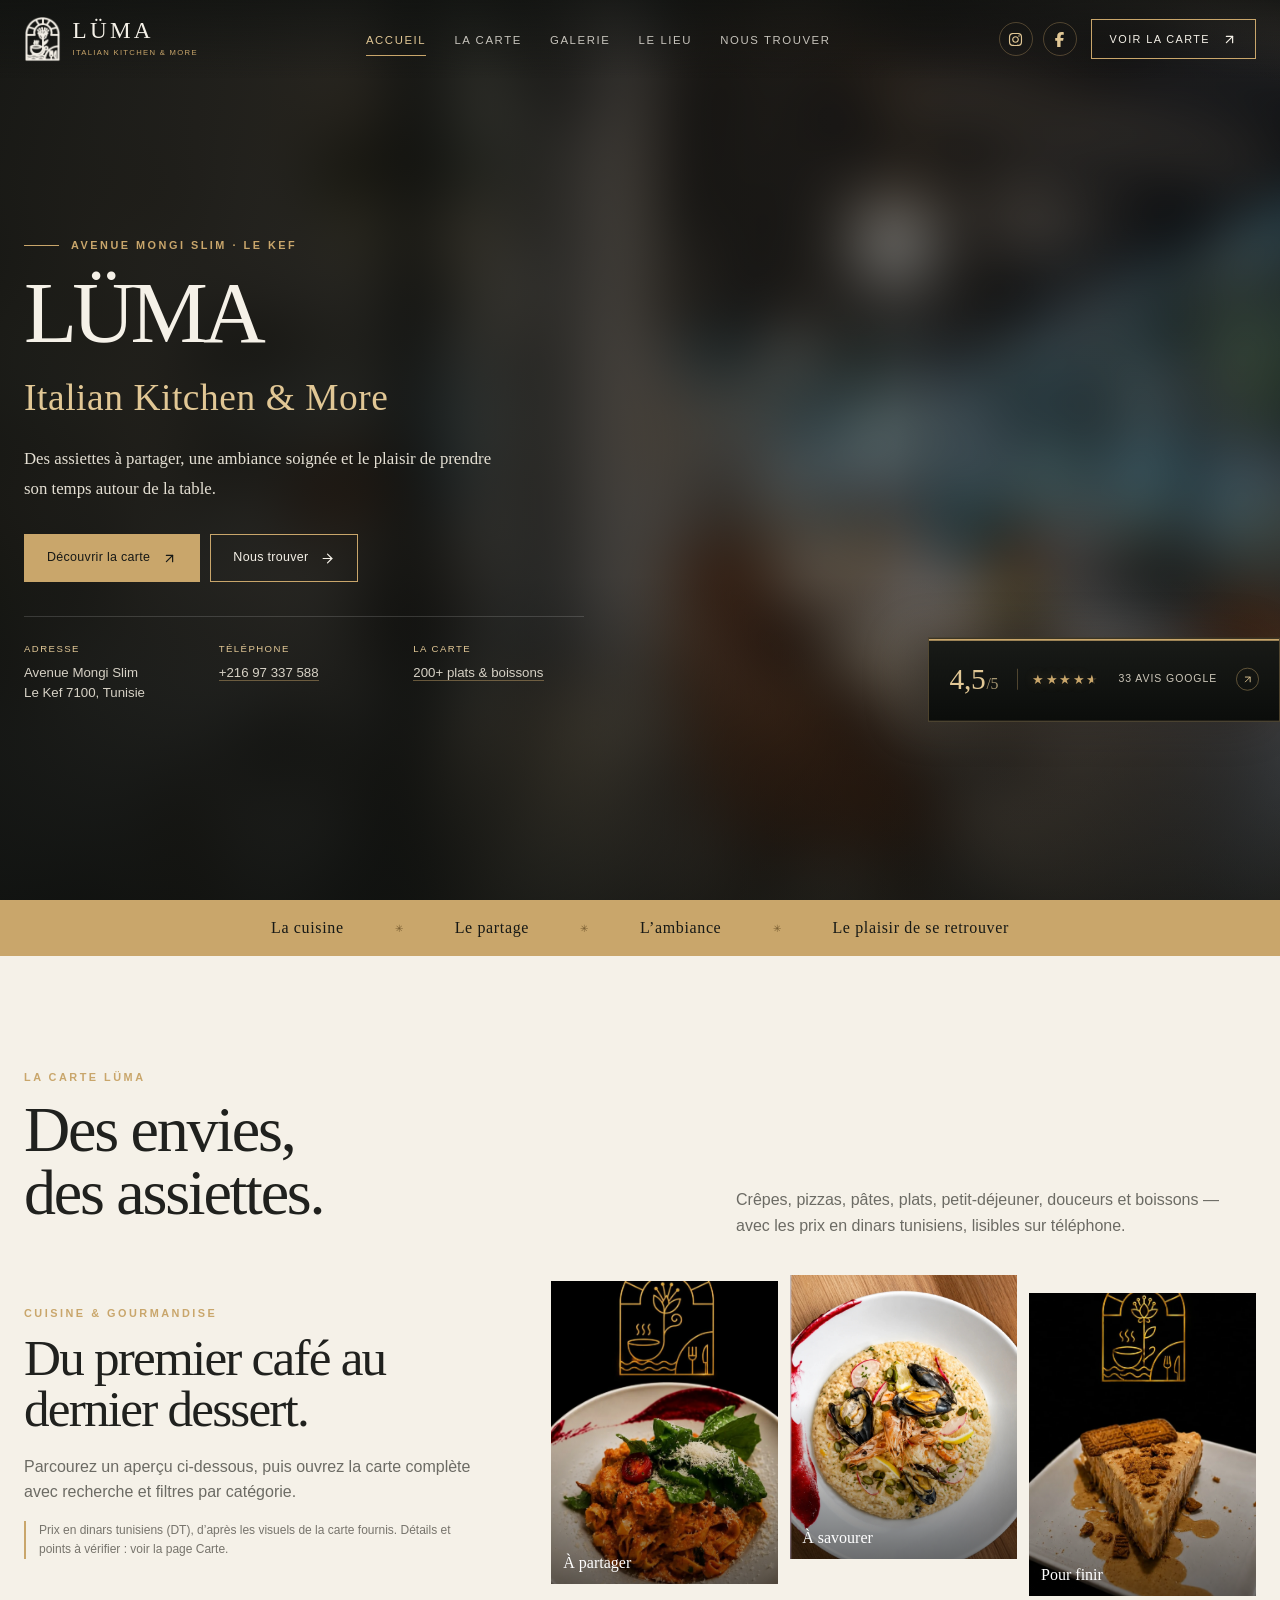
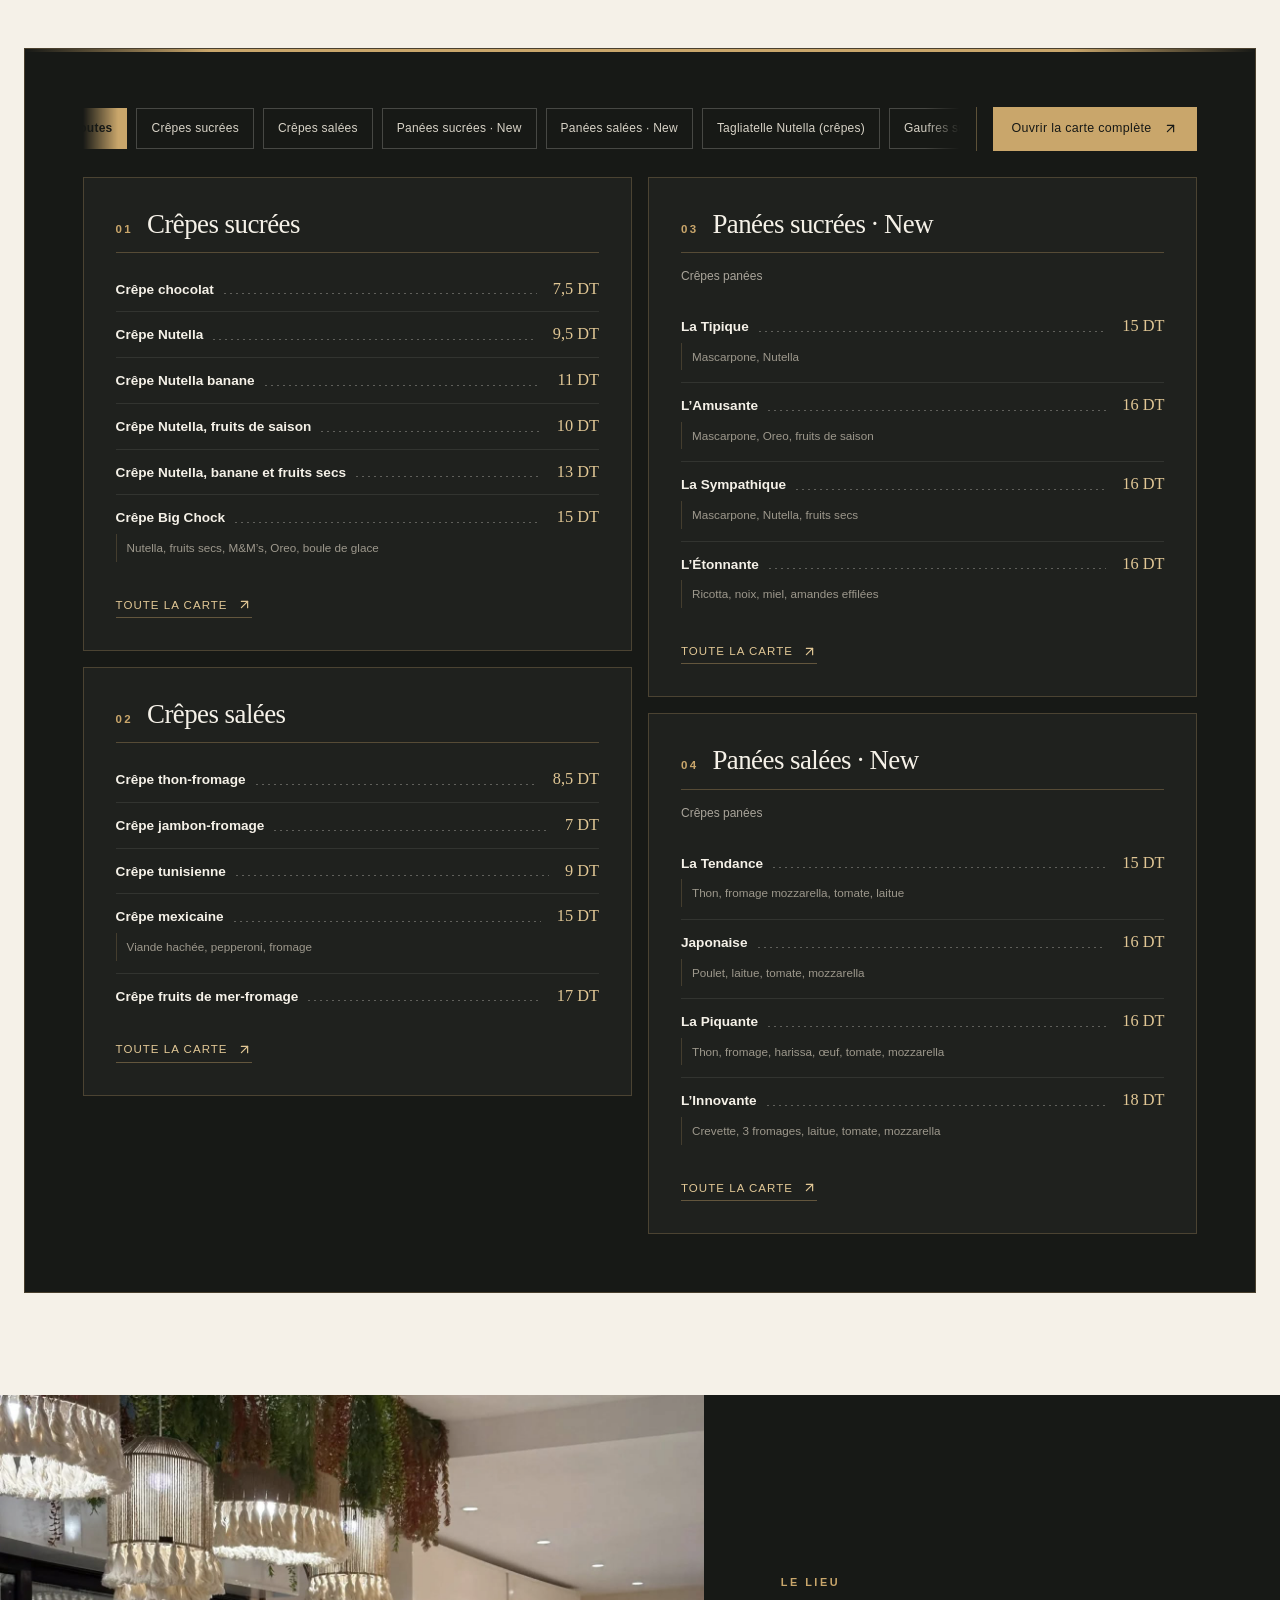
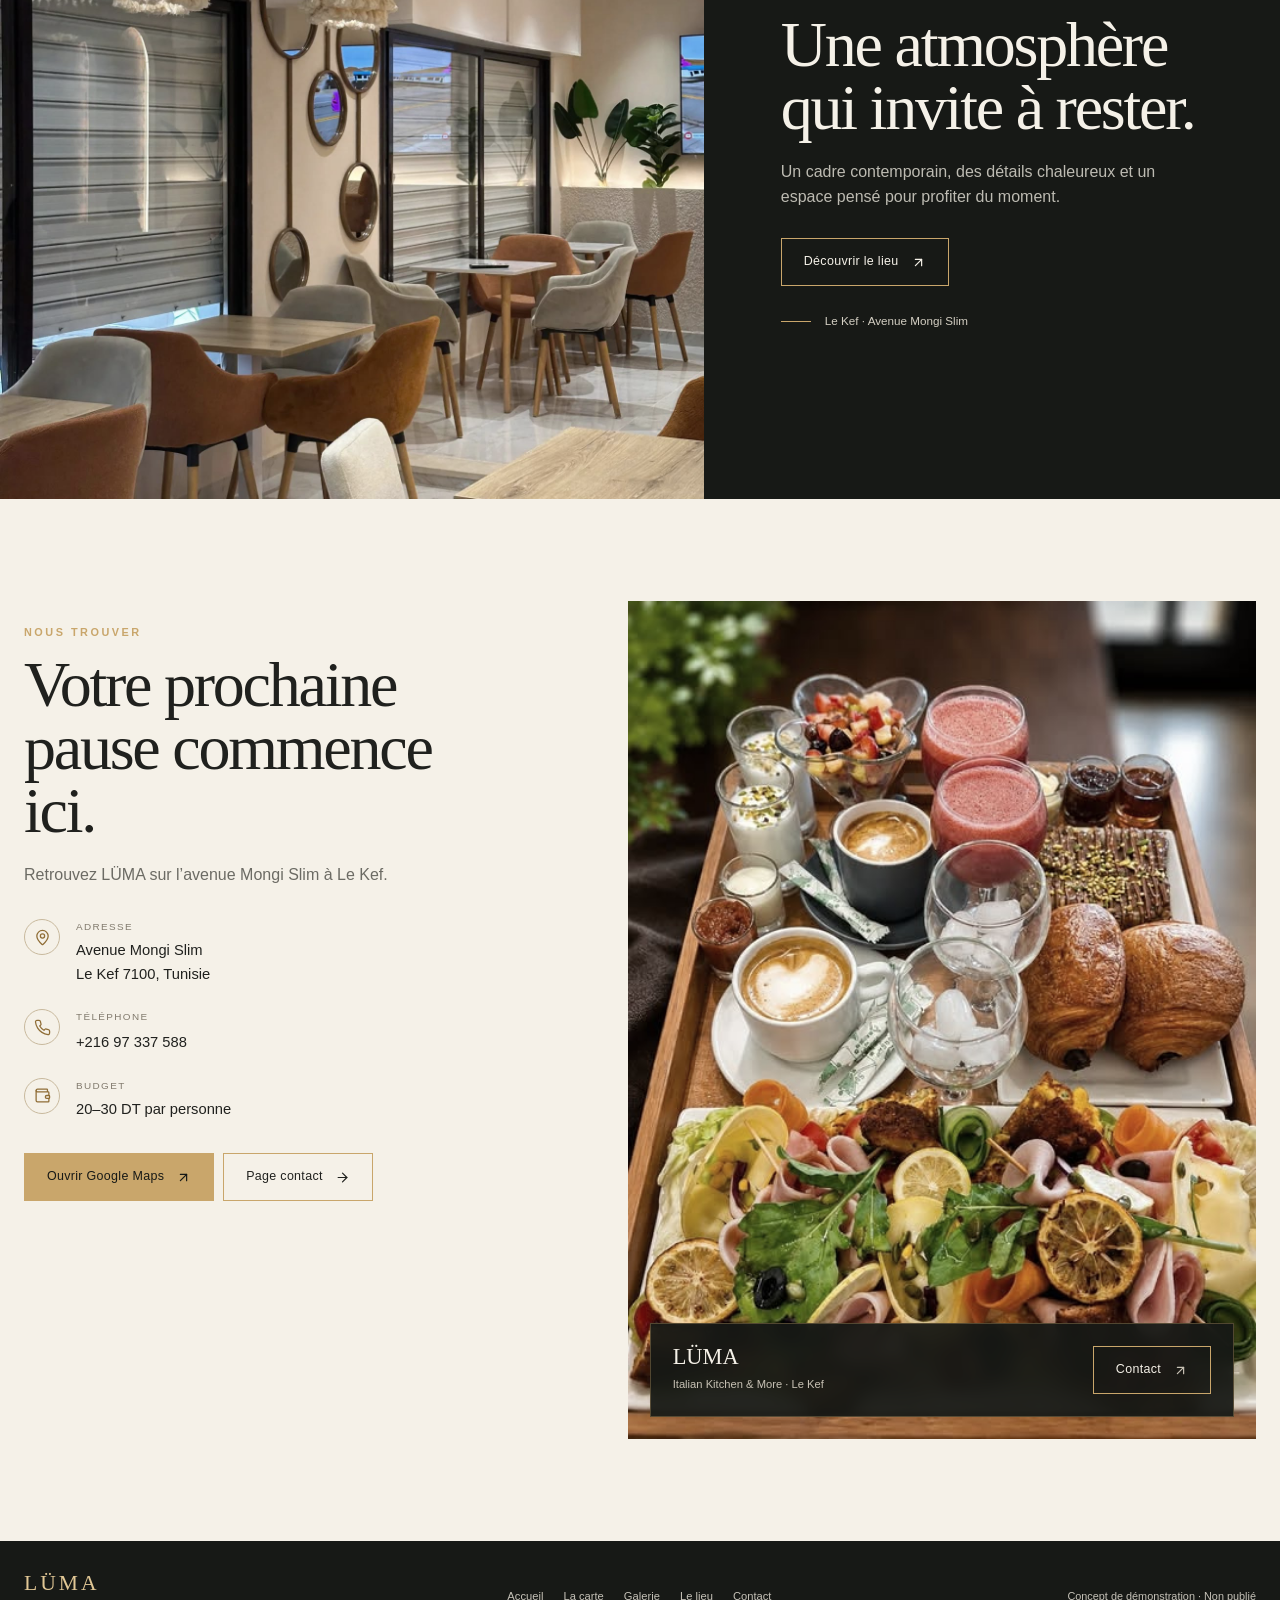
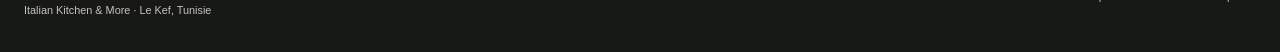
<file: index.html>
<!doctype html>
<html lang="fr">
<head>
<meta charset="utf-8">
<meta name="viewport" content="width=device-width, initial-scale=1">
<title>LÜMA — Italian Kitchen &amp; More · Le Kef</title>
<meta name="description" content="LÜMA — Italian Kitchen & More, Avenue Mongi Slim à Le Kef. Découvrez la carte, l’ambiance et comment trouver le restaurant.">
<meta name="robots" content="noindex,nofollow">
<meta name="theme-color" content="#171916">
<link rel="icon" href="assets/photos/luma-icon.png">
<link rel="stylesheet" href="assets/css/site.css?v=46">
</head>
<body class="no-js page-home">
<a class="skip-link" href="#contenu">Aller au contenu</a>
<header class="header" id="header">
  <div class="wrap navrow">
    <a class="brand" href="index.html" aria-label="LÜMA, accueil"><img src="assets/photos/luma-mark.png" alt="Emblème LÜMA" width="37" height="46"><span class="brandname">LÜMA<small>Italian Kitchen &amp; More</small></span></a>
    <nav aria-label="Navigation principale"><ul class="navlinks" id="navlinks">
      <li><a href="index.html" aria-current="page">Accueil</a></li>
      <li><a href="menu.html">La carte</a></li>
      <li><a href="gallery.html">Galerie</a></li>
      <li><a href="about.html">Le lieu</a></li>
      <li><a href="contact.html">Nous trouver</a></li>
    <li class="drawer-only drawer-contact"><span>Contact direct</span><a href="tel:+21697337588"><svg viewBox="0 0 24 24" fill="none" stroke="currentColor" stroke-width="1.8" stroke-linecap="round" stroke-linejoin="round" aria-hidden="true"><path d="M22 16.92v3a2 2 0 0 1-2.18 2 19.79 19.79 0 0 1-8.63-3.07 19.5 19.5 0 0 1-6-6 19.79 19.79 0 0 1-3.07-8.67A2 2 0 0 1 4.11 2h3a2 2 0 0 1 2 1.72 12.84 12.84 0 0 0 .7 2.81 2 2 0 0 1-.45 2.11L8.09 9.91a16 16 0 0 0 6 6l1.27-1.27a2 2 0 0 1 2.11-.45 12.84 12.84 0 0 0 2.81.7A2 2 0 0 1 22 16.92z"/></svg>+216 97 337 588</a></li><li class="drawer-only drawer-social"><span>Suivre LÜMA</span><div class="dsocial"><a href="https://www.instagram.com/luma_italian_kitchen/" target="_blank" rel="noopener noreferrer" aria-label="Instagram de LÜMA"><svg viewBox="0 0 448 512" fill="currentColor" aria-hidden="true"><path d="M224.1 141c-63.6 0-114.9 51.3-114.9 114.9s51.3 114.9 114.9 114.9S339 319.5 339 255.9 287.7 141 224.1 141zm0 189.6c-41.1 0-74.7-33.5-74.7-74.7s33.5-74.7 74.7-74.7 74.7 33.5 74.7 74.7-33.6 74.7-74.7 74.7zm146.4-194.3c0 14.9-12 26.8-26.8 26.8-14.9 0-26.8-12-26.8-26.8s12-26.8 26.8-26.8 26.8 12 26.8 26.8zm76.1 27.2c-1.7-35.9-9.9-67.7-36.2-93.9-26.2-26.2-58-34.4-93.9-36.2-37-2.1-147.9-2.1-184.9 0-35.8 1.7-67.6 9.9-93.9 36.1s-34.4 58-36.2 93.9c-2.1 37-2.1 147.9 0 184.9 1.7 35.9 9.9 67.7 36.2 93.9s58 34.4 93.9 36.2c37 2.1 147.9 2.1 184.9 0 35.9-1.7 67.7-9.9 93.9-36.2 26.2-26.2 34.4-58 36.2-93.9 2.1-37 2.1-147.8 0-184.8zM398.8 388c-7.8 19.6-22.9 34.7-42.6 42.6-29.5 11.7-99.5 9-132.1 9s-102.7 2.6-132.1-9c-19.6-7.8-34.7-22.9-42.6-42.6-11.7-29.5-9-99.5-9-132.1s-2.6-102.7 9-132.1c7.8-19.6 22.9-34.7 42.6-42.6 29.5-11.7 99.5-9 132.1-9s102.7-2.6 132.1 9c19.6 7.8 34.7 22.9 42.6 42.6 11.7 29.5 9 99.5 9 132.1s2.7 102.7-9 132.1z"/></svg>Instagram</a><a href="https://www.facebook.com/cocktail4saisons.kef/" target="_blank" rel="noopener noreferrer" aria-label="Facebook de LÜMA"><svg viewBox="0 0 320 512" fill="currentColor" aria-hidden="true"><path d="M80 299.3V512H196V299.3h86.5l18-97.8H196V166.9c0-51.7 20.3-71.5 72.7-71.5c16.3 0 29.4 .4 37 1.2V7.9C291.4 4 256.4 0 236.2 0C129.3 0 80 50.5 80 159.4v42.1H14v97.8H80z"/></svg>Facebook</a></div></li></ul></nav>
    <div class="navcta">
      <div class="social" aria-label="Réseaux sociaux"><a href="https://www.instagram.com/luma_italian_kitchen/" target="_blank" rel="noopener noreferrer" aria-label="Instagram de LÜMA"><svg viewBox="0 0 448 512" fill="currentColor" aria-hidden="true"><path d="M224.1 141c-63.6 0-114.9 51.3-114.9 114.9s51.3 114.9 114.9 114.9S339 319.5 339 255.9 287.7 141 224.1 141zm0 189.6c-41.1 0-74.7-33.5-74.7-74.7s33.5-74.7 74.7-74.7 74.7 33.5 74.7 74.7-33.6 74.7-74.7 74.7zm146.4-194.3c0 14.9-12 26.8-26.8 26.8-14.9 0-26.8-12-26.8-26.8s12-26.8 26.8-26.8 26.8 12 26.8 26.8zm76.1 27.2c-1.7-35.9-9.9-67.7-36.2-93.9-26.2-26.2-58-34.4-93.9-36.2-37-2.1-147.9-2.1-184.9 0-35.8 1.7-67.6 9.9-93.9 36.1s-34.4 58-36.2 93.9c-2.1 37-2.1 147.9 0 184.9 1.7 35.9 9.9 67.7 36.2 93.9s58 34.4 93.9 36.2c37 2.1 147.9 2.1 184.9 0 35.9-1.7 67.7-9.9 93.9-36.2 26.2-26.2 34.4-58 36.2-93.9 2.1-37 2.1-147.8 0-184.8zM398.8 388c-7.8 19.6-22.9 34.7-42.6 42.6-29.5 11.7-99.5 9-132.1 9s-102.7 2.6-132.1-9c-19.6-7.8-34.7-22.9-42.6-42.6-11.7-29.5-9-99.5-9-132.1s-2.6-102.7 9-132.1c7.8-19.6 22.9-34.7 42.6-42.6 29.5-11.7 99.5-9 132.1-9s102.7-2.6 132.1 9c19.6 7.8 34.7 22.9 42.6 42.6 11.7 29.5 9 99.5 9 132.1s2.7 102.7-9 132.1z"/></svg></a><a href="https://www.facebook.com/cocktail4saisons.kef/" target="_blank" rel="noopener noreferrer" aria-label="Facebook de LÜMA"><svg viewBox="0 0 320 512" fill="currentColor" aria-hidden="true"><path d="M80 299.3V512H196V299.3h86.5l18-97.8H196V166.9c0-51.7 20.3-71.5 72.7-71.5c16.3 0 29.4 .4 37 1.2V7.9C291.4 4 256.4 0 236.2 0C129.3 0 80 50.5 80 159.4v42.1H14v97.8H80z"/></svg></a></div>
      <a class="btn navbutton" href="menu.html">Voir la carte <span class="arrow" aria-hidden="true"><svg viewBox="0 0 24 24" fill="none" stroke="currentColor" stroke-width="1.9" stroke-linecap="round" stroke-linejoin="round" aria-hidden="true"><path d="M7 7h10v10" /> <path d="M7 17 17 7" /></svg></span></a>
      <button class="menu-toggle" id="menuToggle" aria-label="Ouvrir le menu" aria-expanded="false" aria-controls="navlinks"><svg class="i-burger" viewBox="0 0 24 24" fill="none" stroke="currentColor" stroke-width="1.8" stroke-linecap="round" stroke-linejoin="round" aria-hidden="true"><line x1="4" x2="20" y1="12" y2="12" /> <line x1="4" x2="20" y1="6" y2="6" /> <line x1="4" x2="20" y1="18" y2="18" /></svg><svg class="i-close" viewBox="0 0 24 24" fill="none" stroke="currentColor" stroke-width="1.8" stroke-linecap="round" stroke-linejoin="round" aria-hidden="true"><path d="M18 6 6 18" /> <path d="m6 6 12 12" /></svg></button>
    </div>
  </div>
</header>
<main id="contenu">
<section class="hero" aria-label="Présentation de LÜMA">
  <div class="hero-media"><img src="assets/photos/interior-panorama.jpg" alt="" aria-hidden="true" fetchpriority="high"><video autoplay muted loop playsinline disablepictureinpicture preload="auto" poster="assets/videos/hero-coffee-poster.jpg" aria-label="Vidéo d’ambiance du café LÜMA"><source src="assets/videos/hero-coffee.mp4?v=46" type="video/mp4"></video><div class="video-corner"><a class="hero-rating" href="https://www.google.com/maps/search/?api=1&amp;query=LUMA+Avenue+Mongi+Slim+Le+Kef" target="_blank" rel="noopener noreferrer" aria-label="Note Google du restaurant LÜMA : 4,5 sur 5 sur 33 avis"><span class="hr-score">4,5<i>/5</i></span><span class="hr-stars" aria-hidden="true">★★★★<span class="star-half">★</span></span><span class="hr-label">33 avis Google</span><span class="hr-arrow" aria-hidden="true"><svg viewBox="0 0 24 24" fill="none" stroke="currentColor" stroke-width="1.9" stroke-linecap="round" stroke-linejoin="round" aria-hidden="true"><path d="M7 7h10v10" /> <path d="M7 17 17 7" /></svg></span></a></div></div>
  <div class="wrap hero-inner">
    <div class="hero-copy">
      <p class="eyebrow hero-kicker">Avenue Mongi Slim · Le Kef</p>
      <h1>LÜMA<span>Italian Kitchen &amp; More</span></h1>
      <p class="hero-intro">Des assiettes à partager, une ambiance soignée et le plaisir de prendre son temps autour de la table.</p>
      <div class="hero-actions">
        <a class="btn primary" href="menu.html">Découvrir la carte <span class="arrow" aria-hidden="true"><svg viewBox="0 0 24 24" fill="none" stroke="currentColor" stroke-width="1.9" stroke-linecap="round" stroke-linejoin="round" aria-hidden="true"><path d="M7 7h10v10" /> <path d="M7 17 17 7" /></svg></span></a>
        <a class="btn" href="contact.html">Nous trouver <span class="arrow" aria-hidden="true"><svg viewBox="0 0 24 24" fill="none" stroke="currentColor" stroke-width="1.9" stroke-linecap="round" stroke-linejoin="round" aria-hidden="true"><path d="M5 12h14" /> <path d="m12 5 7 7-7 7" /></svg></span></a>
      </div>
      <dl class="hero-facts">
        <div><dt>Adresse</dt><dd>Avenue Mongi Slim<br>Le Kef 7100, Tunisie</dd></div>
        <div><dt>Téléphone</dt><dd><a href="tel:+21697337588">+216 97 337 588</a></dd></div>
        <div><dt>La carte</dt><dd><a href="menu.html">200+ plats &amp; boissons</a></dd></div>
      </dl>
    </div>
  </div>
</section>
<div class="ticker" aria-label="LÜMA — Italian Kitchen & More"><div class="wrap ticker-track"><span>La cuisine</span><span class="dot">✳</span><span>Le partage</span><span class="dot">✳</span><span>L’ambiance</span><span class="dot">✳</span><span>Le plaisir de se retrouver</span></div></div>
<section class="section menu-section" aria-labelledby="carte-titre">
  <div class="wrap">
    <div class="section-head reveal"><div><p class="eyebrow">La carte LÜMA</p><h2 class="display" id="carte-titre">Des envies,<br>des assiettes.</h2></div><p class="sub">Crêpes, pizzas, pâtes, plats, petit-déjeuner, douceurs et boissons — avec les prix en dinars tunisiens, lisibles sur téléphone.</p></div>
    <div class="menu-feature">
      <div class="menu-intro reveal">
        <p class="eyebrow">Cuisine &amp; gourmandise</p>
        <p class="display" style="font-size:clamp(2rem,4vw,3.5rem)" aria-hidden="true">Du premier café au dernier dessert.</p>
        <p class="sub">Parcourez un aperçu ci-dessous, puis ouvrez la carte complète avec recherche et filtres par catégorie.</p>
        <p class="menu-note">Prix en dinars tunisiens (DT), d’après les visuels de la carte fournis. Détails et points à vérifier : voir la page Carte.</p>
      </div>
      <div class="menu-images reveal" aria-label="Photographies originales des plats">
        <figure class="food-card"><img src="assets/photos/menu-dish-04.jpg" alt="Pâtes à la sauce tomate photographiées chez LÜMA" width="1085" height="1929" loading="lazy"><span>À partager</span></figure>
        <figure class="food-card"><img src="assets/photos/pasta-original.jpg" alt="Plat de pâtes photographié chez LÜMA" width="1440" height="2560" loading="lazy"><span>À savourer</span></figure>
        <figure class="food-card"><img src="assets/photos/menu-dish-07.jpg" alt="Cheesecake au caramel photographié chez LÜMA" width="1086" height="1931" loading="lazy"><span>Pour finir</span></figure>
      </div>
    </div>
    <div class="menu-browser">
      <div class="menu-rail">
        <div class="menu-filters" id="menuFilters" data-limit="preview" aria-label="Filtrer la carte"></div>
        <a class="btn primary menu-rail-cta" href="menu.html">Ouvrir la carte complète <span class="arrow" aria-hidden="true"><svg viewBox="0 0 24 24" fill="none" stroke="currentColor" stroke-width="1.9" stroke-linecap="round" stroke-linejoin="round" aria-hidden="true"><path d="M7 7h10v10" /> <path d="M7 17 17 7" /></svg></span></a>
      </div>
      <div class="menu-results" id="menuResults" aria-live="polite"></div>
    </div>
  </div>
</section>
<section class="experience" aria-labelledby="lieu-titre">
  <div class="experience-grid">
    <div class="experience-photo"><img src="assets/photos/interior-seating.jpg" alt="Espace salon avec fauteuils et tables chez LÜMA" width="1440" height="1440" loading="lazy"></div>
    <div class="experience-copy reveal">
      <p class="eyebrow">Le lieu</p>
      <h2 class="display" id="lieu-titre">Une atmosphère qui invite à rester.</h2>
      <p class="sub">Un cadre contemporain, des détails chaleureux et un espace pensé pour profiter du moment.</p>
      <a class="btn" href="about.html">Découvrir le lieu <span class="arrow" aria-hidden="true"><svg viewBox="0 0 24 24" fill="none" stroke="currentColor" stroke-width="1.9" stroke-linecap="round" stroke-linejoin="round" aria-hidden="true"><path d="M7 7h10v10" /> <path d="M7 17 17 7" /></svg></span></a>
      <div class="detail-line">Le Kef · Avenue Mongi Slim</div>
    </div>
  </div>
</section>
<section class="section contact" aria-labelledby="contact-titre">
  <div class="wrap contact-grid">
    <div class="contact-copy reveal">
      <p class="eyebrow">Nous trouver</p>
      <h2 class="display" id="contact-titre">Votre prochaine<br>pause commence ici.</h2>
      <p class="sub">Retrouvez LÜMA sur l’avenue Mongi Slim à Le Kef.</p>
      <div class="contact-list">
        <div class="contact-row"><span class="contact-icon" aria-hidden="true"><svg viewBox="0 0 24 24" fill="none" stroke="currentColor" stroke-width="1.8" stroke-linecap="round" stroke-linejoin="round" aria-hidden="true"><path d="M20 10c0 4.993-5.539 10.193-7.399 11.799a1 1 0 0 1-1.202 0C9.539 20.193 4 14.993 4 10a8 8 0 0 1 16 0" /> <circle cx="12" cy="10" r="3" /></svg></span><div><small>Adresse</small><p>Avenue Mongi Slim<br>Le Kef 7100, Tunisie</p></div></div>
        <div class="contact-row"><span class="contact-icon" aria-hidden="true"><svg viewBox="0 0 24 24" fill="none" stroke="currentColor" stroke-width="1.8" stroke-linecap="round" stroke-linejoin="round" aria-hidden="true"><path d="M22 16.92v3a2 2 0 0 1-2.18 2 19.79 19.79 0 0 1-8.63-3.07 19.5 19.5 0 0 1-6-6 19.79 19.79 0 0 1-3.07-8.67A2 2 0 0 1 4.11 2h3a2 2 0 0 1 2 1.72 12.84 12.84 0 0 0 .7 2.81 2 2 0 0 1-.45 2.11L8.09 9.91a16 16 0 0 0 6 6l1.27-1.27a2 2 0 0 1 2.11-.45 12.84 12.84 0 0 0 2.81.7A2 2 0 0 1 22 16.92z" /></svg></span><div><small>Téléphone</small><a href="tel:+21697337588">+216 97 337 588</a></div></div>
        <div class="contact-row"><span class="contact-icon" aria-hidden="true"><svg viewBox="0 0 24 24" fill="none" stroke="currentColor" stroke-width="1.8" stroke-linecap="round" stroke-linejoin="round" aria-hidden="true"><path d="M19 7V4a1 1 0 0 0-1-1H5a2 2 0 0 0 0 4h15a1 1 0 0 1 1 1v4h-3a2 2 0 0 0 0 4h3a1 1 0 0 0 1-1v-2a1 1 0 0 0-1-1" /> <path d="M3 5v14a2 2 0 0 0 2 2h15a1 1 0 0 0 1-1v-4" /></svg></span><div><small>Budget</small><p>20–30 DT par personne</p></div></div>
      </div>
      <div class="contact-actions">
        <a class="btn primary" href="https://www.google.com/maps/search/?api=1&amp;query=LUMA+Avenue+Mongi+Slim+Le+Kef" target="_blank" rel="noopener noreferrer">Ouvrir Google Maps <span class="arrow" aria-hidden="true"><svg viewBox="0 0 24 24" fill="none" stroke="currentColor" stroke-width="1.9" stroke-linecap="round" stroke-linejoin="round" aria-hidden="true"><path d="M7 7h10v10" /> <path d="M7 17 17 7" /></svg></span></a>
        <a class="btn light" href="contact.html">Page contact <span class="arrow" aria-hidden="true"><svg viewBox="0 0 24 24" fill="none" stroke="currentColor" stroke-width="1.9" stroke-linecap="round" stroke-linejoin="round" aria-hidden="true"><path d="M5 12h14" /> <path d="m12 5 7 7-7 7" /></svg></span></a>
      </div>
    </div>
    <div class="contact-visual reveal"><img src="assets/photos/food-table.jpg" alt="Table garnie de plats chez LÜMA" width="526" height="701" loading="lazy"><div class="contact-card"><div><strong>LÜMA</strong><span>Italian Kitchen &amp; More · Le Kef</span></div><a class="btn" href="contact.html" aria-label="Aller à la page contact">Contact <span class="arrow" aria-hidden="true"><svg viewBox="0 0 24 24" fill="none" stroke="currentColor" stroke-width="1.9" stroke-linecap="round" stroke-linejoin="round" aria-hidden="true"><path d="M7 7h10v10" /> <path d="M7 17 17 7" /></svg></span></a></div></div>
  </div>
</section>
</main>
<footer class="footer"><div class="wrap footer-row"><div><div class="footer-brand">LÜMA</div><small>Italian Kitchen &amp; More · Le Kef, Tunisie</small></div><nav class="footer-links" aria-label="Navigation de pied de page"><a href="index.html">Accueil</a><a href="menu.html">La carte</a><a href="gallery.html">Galerie</a><a href="about.html">Le lieu</a><a href="contact.html">Contact</a></nav><small>Concept de démonstration · Non publié</small></div></footer>
<div class="lightbox" id="lightbox" role="dialog" aria-modal="true" aria-label="Visionneuse d’images"><button class="lb-btn lb-close" id="lbClose" aria-label="Fermer"><svg viewBox="0 0 24 24" fill="none" stroke="currentColor" stroke-width="1.9" stroke-linecap="round" stroke-linejoin="round" aria-hidden="true"><path d="M18 6 6 18" /> <path d="m6 6 12 12" /></svg></button><button class="lb-btn lb-prev" id="lbPrev" aria-label="Image précédente"><svg viewBox="0 0 24 24" fill="none" stroke="currentColor" stroke-width="1.9" stroke-linecap="round" stroke-linejoin="round" aria-hidden="true"><path d="m15 18-6-6 6-6" /></svg></button><img id="lbImage" alt=""><button class="lb-btn lb-next" id="lbNext" aria-label="Image suivante"><svg viewBox="0 0 24 24" fill="none" stroke="currentColor" stroke-width="1.9" stroke-linecap="round" stroke-linejoin="round" aria-hidden="true"><path d="m9 18 6-6-6-6" /></svg></button><p class="lb-caption" id="lbCaption"></p></div>
<script src="assets/js/menu-data.js?v=46"></script>
<script src="assets/js/site.js?v=46"></script>
</body>
</html>
</file>
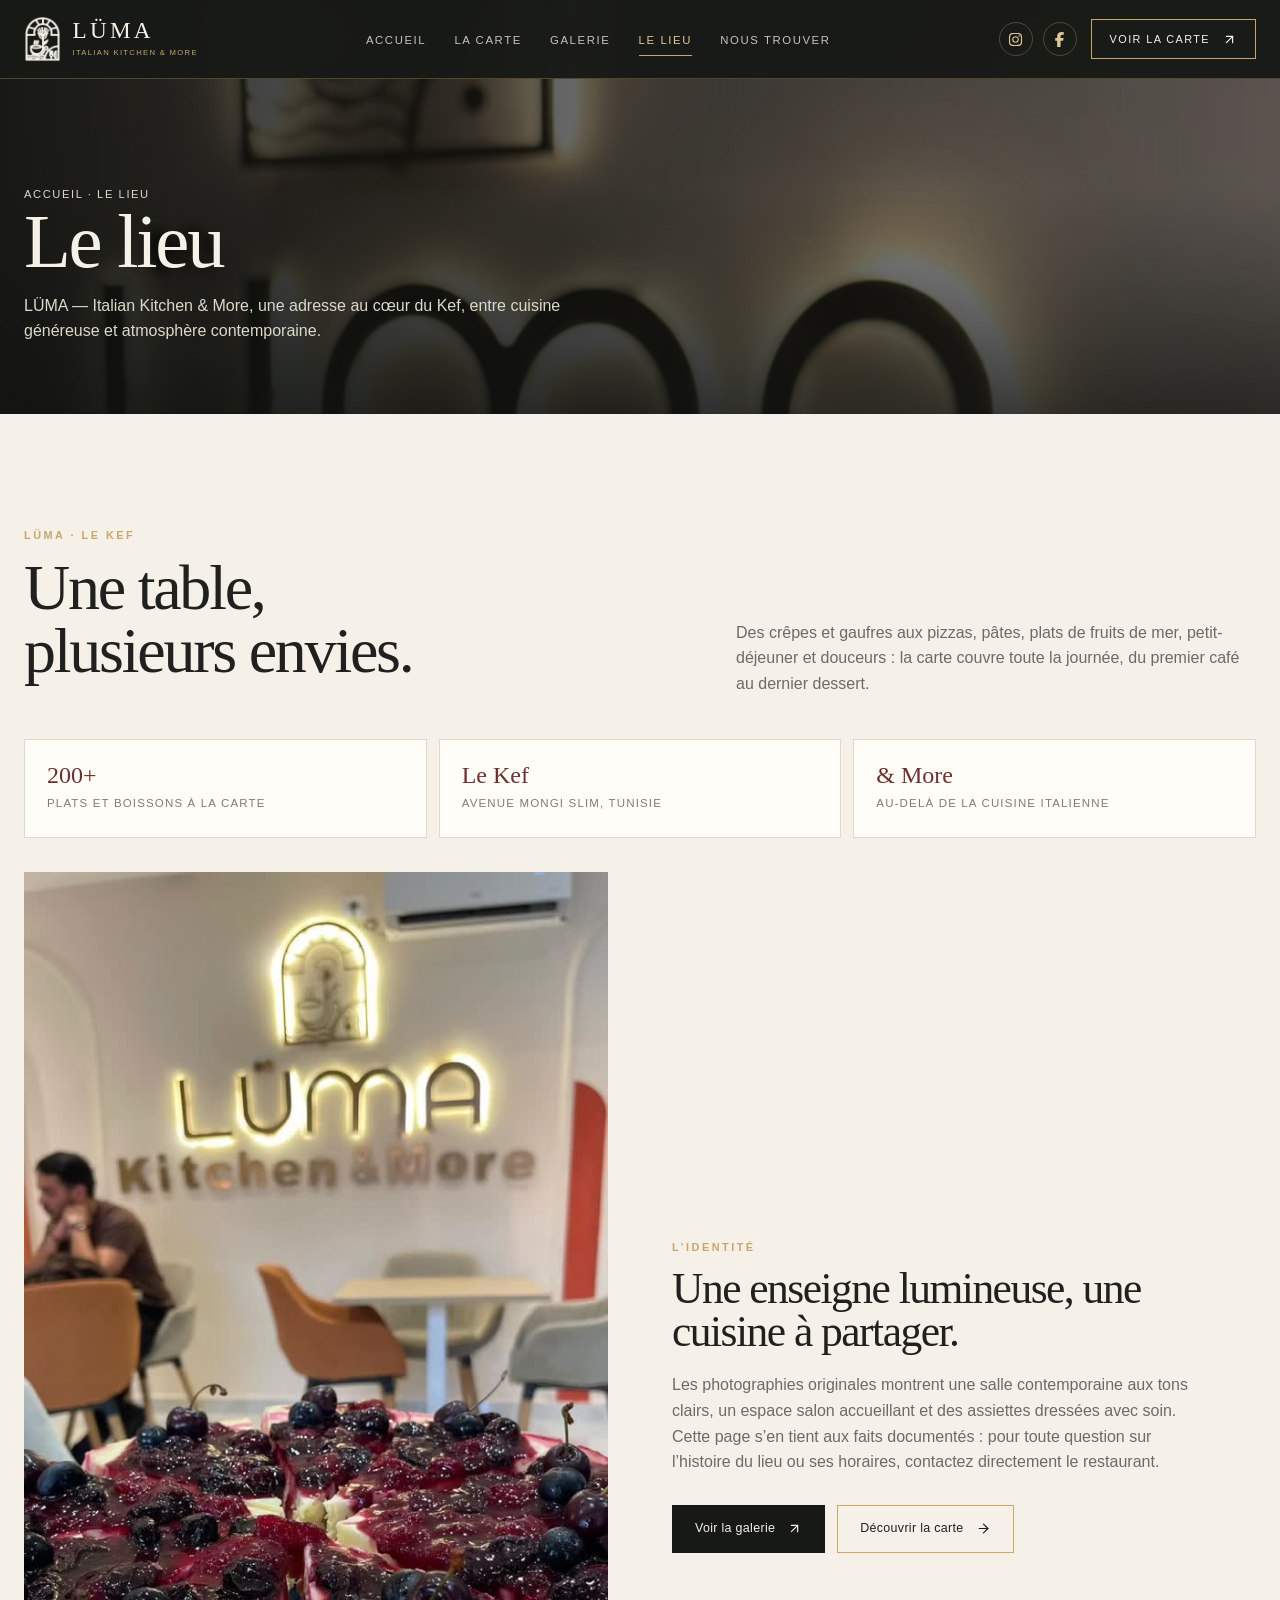
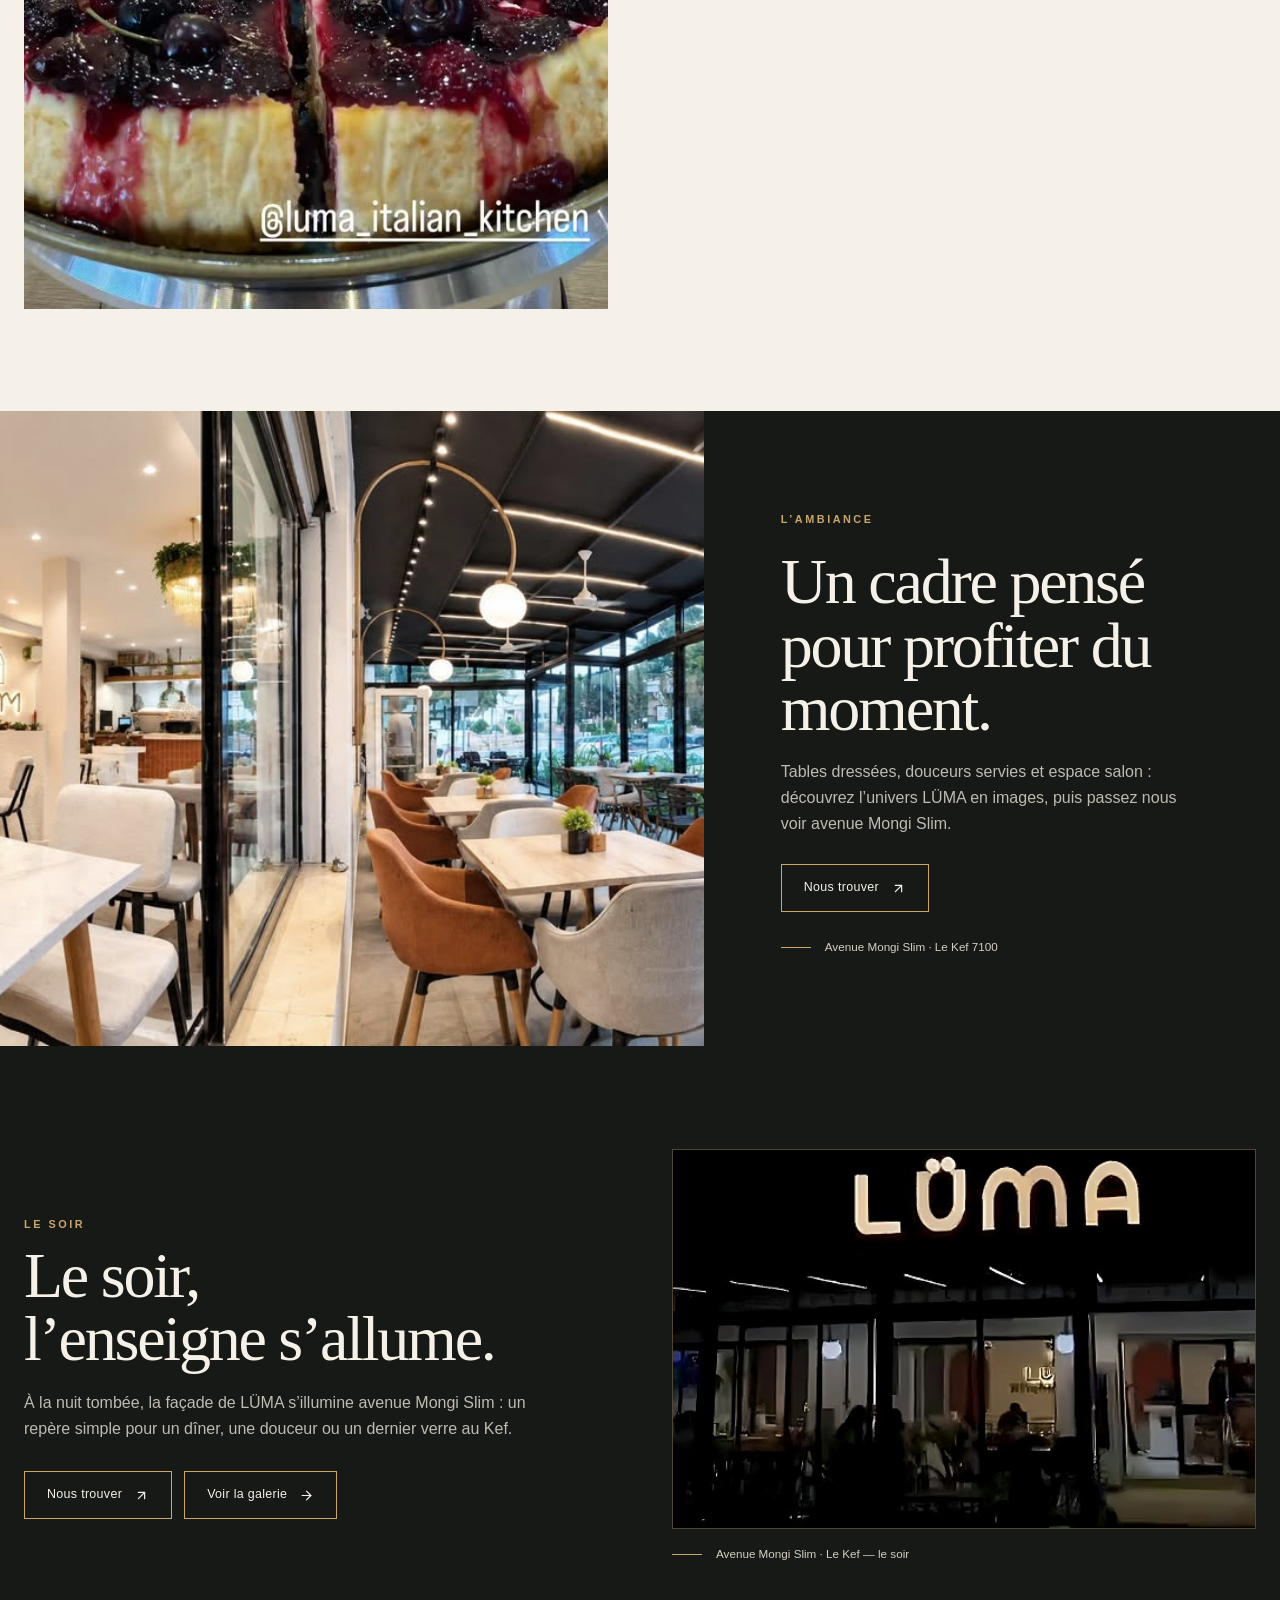
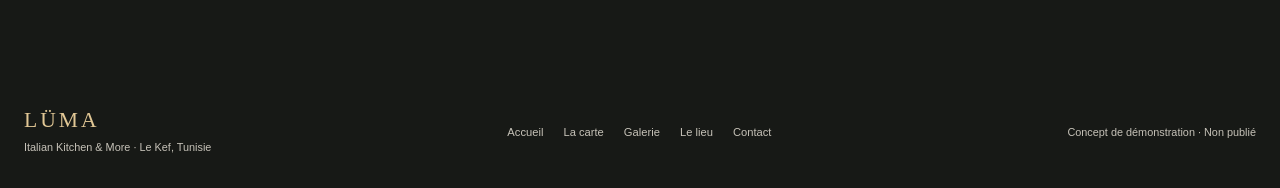
<file: about.html>
<!doctype html>
<html lang="fr">
<head>
<meta charset="utf-8">
<meta name="viewport" content="width=device-width, initial-scale=1">
<title>Le lieu — LÜMA · Le Kef</title>
<meta name="description" content="Découvrez LÜMA — Italian Kitchen & More, Avenue Mongi Slim à Le Kef : une cuisine généreuse et une atmosphère contemporaine.">
<meta name="robots" content="noindex,nofollow">
<meta name="theme-color" content="#171916">
<link rel="icon" href="assets/photos/luma-icon.png">
<link rel="stylesheet" href="assets/css/site.css?v=46">
</head>
<body class="no-js page-about">
<a class="skip-link" href="#contenu">Aller au contenu</a>
<header class="header solid" id="header">
  <div class="wrap navrow">
    <a class="brand" href="index.html" aria-label="LÜMA, accueil"><img src="assets/photos/luma-mark.png" alt="Emblème LÜMA" width="37" height="46"><span class="brandname">LÜMA<small>Italian Kitchen &amp; More</small></span></a>
    <nav aria-label="Navigation principale"><ul class="navlinks" id="navlinks">
      <li><a href="index.html">Accueil</a></li>
      <li><a href="menu.html">La carte</a></li>
      <li><a href="gallery.html">Galerie</a></li>
      <li><a href="about.html" aria-current="page">Le lieu</a></li>
      <li><a href="contact.html">Nous trouver</a></li>
    <li class="drawer-only drawer-contact"><span>Contact direct</span><a href="tel:+21697337588"><svg viewBox="0 0 24 24" fill="none" stroke="currentColor" stroke-width="1.8" stroke-linecap="round" stroke-linejoin="round" aria-hidden="true"><path d="M22 16.92v3a2 2 0 0 1-2.18 2 19.79 19.79 0 0 1-8.63-3.07 19.5 19.5 0 0 1-6-6 19.79 19.79 0 0 1-3.07-8.67A2 2 0 0 1 4.11 2h3a2 2 0 0 1 2 1.72 12.84 12.84 0 0 0 .7 2.81 2 2 0 0 1-.45 2.11L8.09 9.91a16 16 0 0 0 6 6l1.27-1.27a2 2 0 0 1 2.11-.45 12.84 12.84 0 0 0 2.81.7A2 2 0 0 1 22 16.92z"/></svg>+216 97 337 588</a></li><li class="drawer-only drawer-social"><span>Suivre LÜMA</span><div class="dsocial"><a href="https://www.instagram.com/luma_italian_kitchen/" target="_blank" rel="noopener noreferrer" aria-label="Instagram de LÜMA"><svg viewBox="0 0 448 512" fill="currentColor" aria-hidden="true"><path d="M224.1 141c-63.6 0-114.9 51.3-114.9 114.9s51.3 114.9 114.9 114.9S339 319.5 339 255.9 287.7 141 224.1 141zm0 189.6c-41.1 0-74.7-33.5-74.7-74.7s33.5-74.7 74.7-74.7 74.7 33.5 74.7 74.7-33.6 74.7-74.7 74.7zm146.4-194.3c0 14.9-12 26.8-26.8 26.8-14.9 0-26.8-12-26.8-26.8s12-26.8 26.8-26.8 26.8 12 26.8 26.8zm76.1 27.2c-1.7-35.9-9.9-67.7-36.2-93.9-26.2-26.2-58-34.4-93.9-36.2-37-2.1-147.9-2.1-184.9 0-35.8 1.7-67.6 9.9-93.9 36.1s-34.4 58-36.2 93.9c-2.1 37-2.1 147.9 0 184.9 1.7 35.9 9.9 67.7 36.2 93.9s58 34.4 93.9 36.2c37 2.1 147.9 2.1 184.9 0 35.9-1.7 67.7-9.9 93.9-36.2 26.2-26.2 34.4-58 36.2-93.9 2.1-37 2.1-147.8 0-184.8zM398.8 388c-7.8 19.6-22.9 34.7-42.6 42.6-29.5 11.7-99.5 9-132.1 9s-102.7 2.6-132.1-9c-19.6-7.8-34.7-22.9-42.6-42.6-11.7-29.5-9-99.5-9-132.1s-2.6-102.7 9-132.1c7.8-19.6 22.9-34.7 42.6-42.6 29.5-11.7 99.5-9 132.1-9s102.7-2.6 132.1 9c19.6 7.8 34.7 22.9 42.6 42.6 11.7 29.5 9 99.5 9 132.1s2.7 102.7-9 132.1z"/></svg>Instagram</a><a href="https://www.facebook.com/cocktail4saisons.kef/" target="_blank" rel="noopener noreferrer" aria-label="Facebook de LÜMA"><svg viewBox="0 0 320 512" fill="currentColor" aria-hidden="true"><path d="M80 299.3V512H196V299.3h86.5l18-97.8H196V166.9c0-51.7 20.3-71.5 72.7-71.5c16.3 0 29.4 .4 37 1.2V7.9C291.4 4 256.4 0 236.2 0C129.3 0 80 50.5 80 159.4v42.1H14v97.8H80z"/></svg>Facebook</a></div></li></ul></nav>
    <div class="navcta">
      <div class="social" aria-label="Réseaux sociaux"><a href="https://www.instagram.com/luma_italian_kitchen/" target="_blank" rel="noopener noreferrer" aria-label="Instagram de LÜMA"><svg viewBox="0 0 448 512" fill="currentColor" aria-hidden="true"><path d="M224.1 141c-63.6 0-114.9 51.3-114.9 114.9s51.3 114.9 114.9 114.9S339 319.5 339 255.9 287.7 141 224.1 141zm0 189.6c-41.1 0-74.7-33.5-74.7-74.7s33.5-74.7 74.7-74.7 74.7 33.5 74.7 74.7-33.6 74.7-74.7 74.7zm146.4-194.3c0 14.9-12 26.8-26.8 26.8-14.9 0-26.8-12-26.8-26.8s12-26.8 26.8-26.8 26.8 12 26.8 26.8zm76.1 27.2c-1.7-35.9-9.9-67.7-36.2-93.9-26.2-26.2-58-34.4-93.9-36.2-37-2.1-147.9-2.1-184.9 0-35.8 1.7-67.6 9.9-93.9 36.1s-34.4 58-36.2 93.9c-2.1 37-2.1 147.9 0 184.9 1.7 35.9 9.9 67.7 36.2 93.9s58 34.4 93.9 36.2c37 2.1 147.9 2.1 184.9 0 35.9-1.7 67.7-9.9 93.9-36.2 26.2-26.2 34.4-58 36.2-93.9 2.1-37 2.1-147.8 0-184.8zM398.8 388c-7.8 19.6-22.9 34.7-42.6 42.6-29.5 11.7-99.5 9-132.1 9s-102.7 2.6-132.1-9c-19.6-7.8-34.7-22.9-42.6-42.6-11.7-29.5-9-99.5-9-132.1s-2.6-102.7 9-132.1c7.8-19.6 22.9-34.7 42.6-42.6 29.5-11.7 99.5-9 132.1-9s102.7-2.6 132.1 9c19.6 7.8 34.7 22.9 42.6 42.6 11.7 29.5 9 99.5 9 132.1s2.7 102.7-9 132.1z"/></svg></a><a href="https://www.facebook.com/cocktail4saisons.kef/" target="_blank" rel="noopener noreferrer" aria-label="Facebook de LÜMA"><svg viewBox="0 0 320 512" fill="currentColor" aria-hidden="true"><path d="M80 299.3V512H196V299.3h86.5l18-97.8H196V166.9c0-51.7 20.3-71.5 72.7-71.5c16.3 0 29.4 .4 37 1.2V7.9C291.4 4 256.4 0 236.2 0C129.3 0 80 50.5 80 159.4v42.1H14v97.8H80z"/></svg></a></div>
      <a class="btn navbutton" href="menu.html">Voir la carte <span class="arrow" aria-hidden="true"><svg viewBox="0 0 24 24" fill="none" stroke="currentColor" stroke-width="1.9" stroke-linecap="round" stroke-linejoin="round" aria-hidden="true"><path d="M7 7h10v10" /> <path d="M7 17 17 7" /></svg></span></a>
      <button class="menu-toggle" id="menuToggle" aria-label="Ouvrir le menu" aria-expanded="false" aria-controls="navlinks"><svg class="i-burger" viewBox="0 0 24 24" fill="none" stroke="currentColor" stroke-width="1.8" stroke-linecap="round" stroke-linejoin="round" aria-hidden="true"><line x1="4" x2="20" y1="12" y2="12" /> <line x1="4" x2="20" y1="6" y2="6" /> <line x1="4" x2="20" y1="18" y2="18" /></svg><svg class="i-close" viewBox="0 0 24 24" fill="none" stroke="currentColor" stroke-width="1.8" stroke-linecap="round" stroke-linejoin="round" aria-hidden="true"><path d="M18 6 6 18" /> <path d="m6 6 12 12" /></svg></button>
    </div>
  </div>
</header>
<main id="contenu">
<section class="page-hero" aria-labelledby="titre-lieu">
  <div class="hero-media"><img src="assets/photos/restaurant-logo-photo.jpg" alt="" width="1085" height="1929" fetchpriority="high"></div>
  <div class="wrap"><div>
    <p class="crumbs"><a href="index.html">Accueil</a> · Le lieu</p>
    <h1 id="titre-lieu">Le lieu</h1>
    <p>LÜMA — Italian Kitchen &amp; More, une adresse au cœur du Kef, entre cuisine généreuse et atmosphère contemporaine.</p>
  </div></div>
</section>
<section class="section" aria-label="Présentation">
  <div class="wrap">
    <div class="section-head reveal"><div><p class="eyebrow">LÜMA · Le Kef</p><h2 class="display">Une table,<br>plusieurs envies.</h2></div><p class="sub">Des crêpes et gaufres aux pizzas, pâtes, plats de fruits de mer, petit-déjeuner et douceurs : la carte couvre toute la journée, du premier café au dernier dessert.</p></div>
    <div class="about-facts reveal">
      <div class="fact"><strong>200+</strong><span>Plats et boissons à la carte</span></div>
      <div class="fact"><strong>Le Kef</strong><span>Avenue Mongi Slim, Tunisie</span></div>
      <div class="fact"><strong>&amp; More</strong><span>Au-delà de la cuisine italienne</span></div>
    </div>
    <div class="about-split">
      <div class="reveal"><img src="assets/photos/dessert-cheesecake-logo.jpg" alt="Cheesecake aux fruits rouges devant l’enseigne lumineuse LÜMA" width="640" height="1136" loading="lazy"></div>
      <div class="reveal">
        <p class="eyebrow">L’identité</p>
        <h3 class="display" style="font-size:clamp(1.8rem,3.4vw,2.8rem)">Une enseigne lumineuse, une cuisine à partager.</h3>
        <p class="sub">Les photographies originales montrent une salle contemporaine aux tons clairs, un espace salon accueillant et des assiettes dressées avec soin. Cette page s’en tient aux faits documentés : pour toute question sur l’histoire du lieu ou ses horaires, contactez directement le restaurant.</p>
        <div class="menu-open-row">
          <a class="btn dark" href="gallery.html">Voir la galerie <span class="arrow" aria-hidden="true"><svg viewBox="0 0 24 24" fill="none" stroke="currentColor" stroke-width="1.9" stroke-linecap="round" stroke-linejoin="round" aria-hidden="true"><path d="M7 7h10v10" /> <path d="M7 17 17 7" /></svg></span></a>
          <a class="btn light" href="menu.html">Découvrir la carte <span class="arrow" aria-hidden="true"><svg viewBox="0 0 24 24" fill="none" stroke="currentColor" stroke-width="1.9" stroke-linecap="round" stroke-linejoin="round" aria-hidden="true"><path d="M5 12h14" /> <path d="m12 5 7 7-7 7" /></svg></span></a>
        </div>
      </div>
    </div>
  </div>
</section>
<section class="experience brand-band" aria-label="Ambiance">
  <div class="experience-grid">
    <div class="experience-photo"><img src="assets/photos/interior-panorama.jpg" alt="Vue panoramique de la salle du restaurant LÜMA" width="1296" height="540" loading="lazy"></div>
    <div class="experience-copy reveal">
      <p class="eyebrow">L’ambiance</p>
      <h2 class="display">Un cadre pensé pour profiter du moment.</h2>
      <p class="sub">Tables dressées, douceurs servies et espace salon : découvrez l’univers LÜMA en images, puis passez nous voir avenue Mongi Slim.</p>
      <a class="btn" href="contact.html">Nous trouver <span class="arrow" aria-hidden="true"><svg viewBox="0 0 24 24" fill="none" stroke="currentColor" stroke-width="1.9" stroke-linecap="round" stroke-linejoin="round" aria-hidden="true"><path d="M7 7h10v10" /> <path d="M7 17 17 7" /></svg></span></a>
      <div class="detail-line">Avenue Mongi Slim · Le Kef 7100</div>
    </div>
  </div>
</section>
<section class="section brand-band" aria-label="LÜMA le soir">
  <div class="wrap">
    <div class="about-split night-frame">
      <div class="reveal">
        <p class="eyebrow">Le soir</p>
        <h2 class="display">Le soir,<br>l’enseigne s’allume.</h2>
        <p class="sub">À la nuit tombée, la façade de LÜMA s’illumine avenue Mongi Slim : un repère simple pour un dîner, une douceur ou un dernier verre au Kef.</p>
        <div class="menu-open-row">
          <a class="btn" href="contact.html">Nous trouver <span class="arrow" aria-hidden="true"><svg viewBox="0 0 24 24" fill="none" stroke="currentColor" stroke-width="1.9" stroke-linecap="round" stroke-linejoin="round" aria-hidden="true"><path d="M7 7h10v10" /> <path d="M7 17 17 7" /></svg></span></a>
          <a class="btn" href="gallery.html">Voir la galerie <span class="arrow" aria-hidden="true"><svg viewBox="0 0 24 24" fill="none" stroke="currentColor" stroke-width="1.9" stroke-linecap="round" stroke-linejoin="round" aria-hidden="true"><path d="M5 12h14" /> <path d="m12 5 7 7-7 7" /></svg></span></a>
        </div>
      </div>
      <div class="reveal">
        <img src="assets/photos/luma-nuit.jpg?v=46" alt="La façade de LÜMA et son enseigne illuminée, avenue Mongi Slim à Le Kef" width="562" height="338" loading="lazy">
        <p class="detail-line">Avenue Mongi Slim · Le Kef — le soir</p>
      </div>
    </div>
  </div>
</section>
</main>
<footer class="footer"><div class="wrap footer-row"><div><div class="footer-brand">LÜMA</div><small>Italian Kitchen &amp; More · Le Kef, Tunisie</small></div><nav class="footer-links" aria-label="Navigation de pied de page"><a href="index.html">Accueil</a><a href="menu.html">La carte</a><a href="gallery.html">Galerie</a><a href="about.html">Le lieu</a><a href="contact.html">Contact</a></nav><small>Concept de démonstration · Non publié</small></div></footer>
<div class="lightbox" id="lightbox" role="dialog" aria-modal="true" aria-label="Visionneuse d’images"><button class="lb-btn lb-close" id="lbClose" aria-label="Fermer"><svg viewBox="0 0 24 24" fill="none" stroke="currentColor" stroke-width="1.9" stroke-linecap="round" stroke-linejoin="round" aria-hidden="true"><path d="M18 6 6 18" /> <path d="m6 6 12 12" /></svg></button><button class="lb-btn lb-prev" id="lbPrev" aria-label="Image précédente"><svg viewBox="0 0 24 24" fill="none" stroke="currentColor" stroke-width="1.9" stroke-linecap="round" stroke-linejoin="round" aria-hidden="true"><path d="m15 18-6-6 6-6" /></svg></button><img id="lbImage" alt=""><button class="lb-btn lb-next" id="lbNext" aria-label="Image suivante"><svg viewBox="0 0 24 24" fill="none" stroke="currentColor" stroke-width="1.9" stroke-linecap="round" stroke-linejoin="round" aria-hidden="true"><path d="m9 18 6-6-6-6" /></svg></button><p class="lb-caption" id="lbCaption"></p></div>
<script src="assets/js/menu-data.js?v=46"></script>
<script src="assets/js/site.js?v=46"></script>
</body>
</html>
</file>
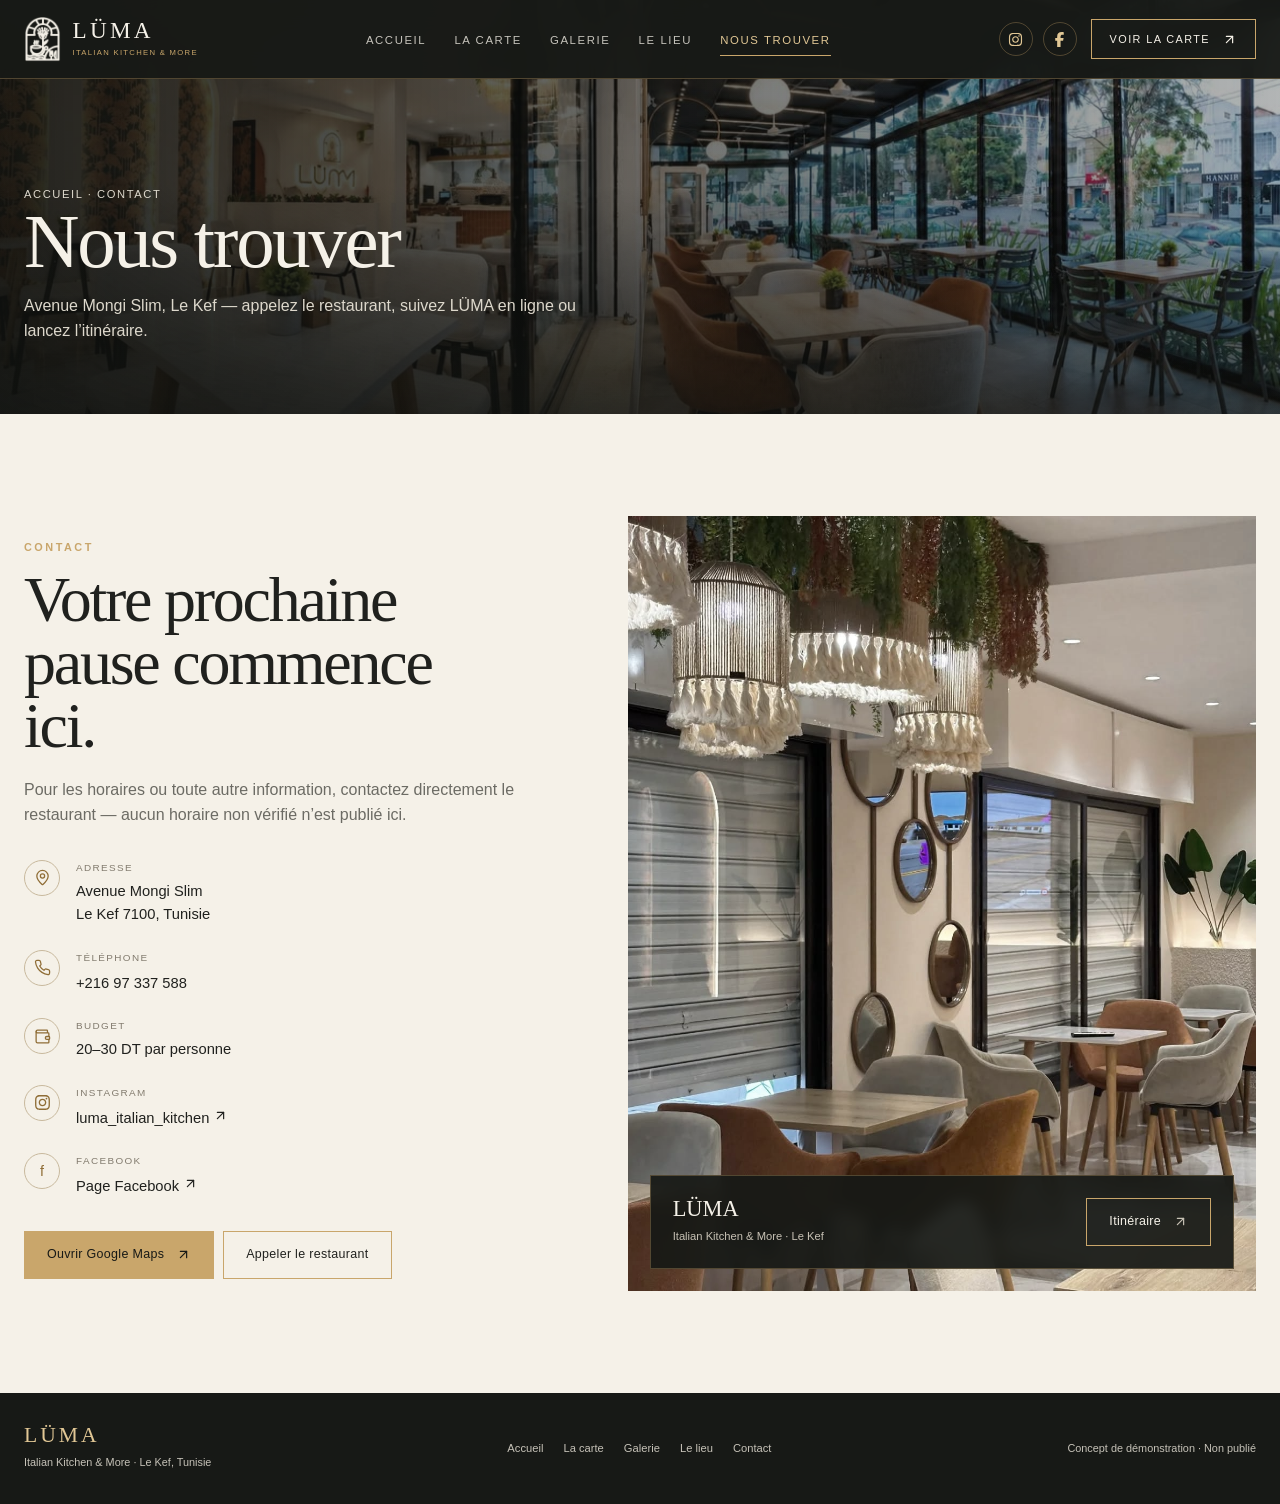
<file: contact.html>
<!doctype html>
<html lang="fr">
<head>
<meta charset="utf-8">
<meta name="viewport" content="width=device-width, initial-scale=1">
<title>Contact — LÜMA · Le Kef</title>
<meta name="description" content="Contactez LÜMA — Italian Kitchen & More : adresse avenue Mongi Slim à Le Kef, téléphone, Instagram, Facebook et itinéraire Google Maps.">
<meta name="robots" content="noindex,nofollow">
<meta name="theme-color" content="#171916">
<link rel="icon" href="assets/photos/luma-icon.png">
<link rel="stylesheet" href="assets/css/site.css?v=46">
</head>
<body class="no-js page-contact">
<a class="skip-link" href="#contenu">Aller au contenu</a>
<header class="header solid" id="header">
  <div class="wrap navrow">
    <a class="brand" href="index.html" aria-label="LÜMA, accueil"><img src="assets/photos/luma-mark.png" alt="Emblème LÜMA" width="37" height="46"><span class="brandname">LÜMA<small>Italian Kitchen &amp; More</small></span></a>
    <nav aria-label="Navigation principale"><ul class="navlinks" id="navlinks">
      <li><a href="index.html">Accueil</a></li>
      <li><a href="menu.html">La carte</a></li>
      <li><a href="gallery.html">Galerie</a></li>
      <li><a href="about.html">Le lieu</a></li>
      <li><a href="contact.html" aria-current="page">Nous trouver</a></li>
    <li class="drawer-only drawer-contact"><span>Contact direct</span><a href="tel:+21697337588"><svg viewBox="0 0 24 24" fill="none" stroke="currentColor" stroke-width="1.8" stroke-linecap="round" stroke-linejoin="round" aria-hidden="true"><path d="M22 16.92v3a2 2 0 0 1-2.18 2 19.79 19.79 0 0 1-8.63-3.07 19.5 19.5 0 0 1-6-6 19.79 19.79 0 0 1-3.07-8.67A2 2 0 0 1 4.11 2h3a2 2 0 0 1 2 1.72 12.84 12.84 0 0 0 .7 2.81 2 2 0 0 1-.45 2.11L8.09 9.91a16 16 0 0 0 6 6l1.27-1.27a2 2 0 0 1 2.11-.45 12.84 12.84 0 0 0 2.81.7A2 2 0 0 1 22 16.92z"/></svg>+216 97 337 588</a></li><li class="drawer-only drawer-social"><span>Suivre LÜMA</span><div class="dsocial"><a href="https://www.instagram.com/luma_italian_kitchen/" target="_blank" rel="noopener noreferrer" aria-label="Instagram de LÜMA"><svg viewBox="0 0 448 512" fill="currentColor" aria-hidden="true"><path d="M224.1 141c-63.6 0-114.9 51.3-114.9 114.9s51.3 114.9 114.9 114.9S339 319.5 339 255.9 287.7 141 224.1 141zm0 189.6c-41.1 0-74.7-33.5-74.7-74.7s33.5-74.7 74.7-74.7 74.7 33.5 74.7 74.7-33.6 74.7-74.7 74.7zm146.4-194.3c0 14.9-12 26.8-26.8 26.8-14.9 0-26.8-12-26.8-26.8s12-26.8 26.8-26.8 26.8 12 26.8 26.8zm76.1 27.2c-1.7-35.9-9.9-67.7-36.2-93.9-26.2-26.2-58-34.4-93.9-36.2-37-2.1-147.9-2.1-184.9 0-35.8 1.7-67.6 9.9-93.9 36.1s-34.4 58-36.2 93.9c-2.1 37-2.1 147.9 0 184.9 1.7 35.9 9.9 67.7 36.2 93.9s58 34.4 93.9 36.2c37 2.1 147.9 2.1 184.9 0 35.9-1.7 67.7-9.9 93.9-36.2 26.2-26.2 34.4-58 36.2-93.9 2.1-37 2.1-147.8 0-184.8zM398.8 388c-7.8 19.6-22.9 34.7-42.6 42.6-29.5 11.7-99.5 9-132.1 9s-102.7 2.6-132.1-9c-19.6-7.8-34.7-22.9-42.6-42.6-11.7-29.5-9-99.5-9-132.1s-2.6-102.7 9-132.1c7.8-19.6 22.9-34.7 42.6-42.6 29.5-11.7 99.5-9 132.1-9s102.7-2.6 132.1 9c19.6 7.8 34.7 22.9 42.6 42.6 11.7 29.5 9 99.5 9 132.1s2.7 102.7-9 132.1z"/></svg>Instagram</a><a href="https://www.facebook.com/cocktail4saisons.kef/" target="_blank" rel="noopener noreferrer" aria-label="Facebook de LÜMA"><svg viewBox="0 0 320 512" fill="currentColor" aria-hidden="true"><path d="M80 299.3V512H196V299.3h86.5l18-97.8H196V166.9c0-51.7 20.3-71.5 72.7-71.5c16.3 0 29.4 .4 37 1.2V7.9C291.4 4 256.4 0 236.2 0C129.3 0 80 50.5 80 159.4v42.1H14v97.8H80z"/></svg>Facebook</a></div></li></ul></nav>
    <div class="navcta">
      <div class="social" aria-label="Réseaux sociaux"><a href="https://www.instagram.com/luma_italian_kitchen/" target="_blank" rel="noopener noreferrer" aria-label="Instagram de LÜMA"><svg viewBox="0 0 448 512" fill="currentColor" aria-hidden="true"><path d="M224.1 141c-63.6 0-114.9 51.3-114.9 114.9s51.3 114.9 114.9 114.9S339 319.5 339 255.9 287.7 141 224.1 141zm0 189.6c-41.1 0-74.7-33.5-74.7-74.7s33.5-74.7 74.7-74.7 74.7 33.5 74.7 74.7-33.6 74.7-74.7 74.7zm146.4-194.3c0 14.9-12 26.8-26.8 26.8-14.9 0-26.8-12-26.8-26.8s12-26.8 26.8-26.8 26.8 12 26.8 26.8zm76.1 27.2c-1.7-35.9-9.9-67.7-36.2-93.9-26.2-26.2-58-34.4-93.9-36.2-37-2.1-147.9-2.1-184.9 0-35.8 1.7-67.6 9.9-93.9 36.1s-34.4 58-36.2 93.9c-2.1 37-2.1 147.9 0 184.9 1.7 35.9 9.9 67.7 36.2 93.9s58 34.4 93.9 36.2c37 2.1 147.9 2.1 184.9 0 35.9-1.7 67.7-9.9 93.9-36.2 26.2-26.2 34.4-58 36.2-93.9 2.1-37 2.1-147.8 0-184.8zM398.8 388c-7.8 19.6-22.9 34.7-42.6 42.6-29.5 11.7-99.5 9-132.1 9s-102.7 2.6-132.1-9c-19.6-7.8-34.7-22.9-42.6-42.6-11.7-29.5-9-99.5-9-132.1s-2.6-102.7 9-132.1c7.8-19.6 22.9-34.7 42.6-42.6 29.5-11.7 99.5-9 132.1-9s102.7-2.6 132.1 9c19.6 7.8 34.7 22.9 42.6 42.6 11.7 29.5 9 99.5 9 132.1s2.7 102.7-9 132.1z"/></svg></a><a href="https://www.facebook.com/cocktail4saisons.kef/" target="_blank" rel="noopener noreferrer" aria-label="Facebook de LÜMA"><svg viewBox="0 0 320 512" fill="currentColor" aria-hidden="true"><path d="M80 299.3V512H196V299.3h86.5l18-97.8H196V166.9c0-51.7 20.3-71.5 72.7-71.5c16.3 0 29.4 .4 37 1.2V7.9C291.4 4 256.4 0 236.2 0C129.3 0 80 50.5 80 159.4v42.1H14v97.8H80z"/></svg></a></div>
      <a class="btn navbutton" href="menu.html">Voir la carte <span class="arrow" aria-hidden="true"><svg viewBox="0 0 24 24" fill="none" stroke="currentColor" stroke-width="1.9" stroke-linecap="round" stroke-linejoin="round" aria-hidden="true"><path d="M7 7h10v10" /> <path d="M7 17 17 7" /></svg></span></a>
      <button class="menu-toggle" id="menuToggle" aria-label="Ouvrir le menu" aria-expanded="false" aria-controls="navlinks"><svg class="i-burger" viewBox="0 0 24 24" fill="none" stroke="currentColor" stroke-width="1.8" stroke-linecap="round" stroke-linejoin="round" aria-hidden="true"><line x1="4" x2="20" y1="12" y2="12" /> <line x1="4" x2="20" y1="6" y2="6" /> <line x1="4" x2="20" y1="18" y2="18" /></svg><svg class="i-close" viewBox="0 0 24 24" fill="none" stroke="currentColor" stroke-width="1.8" stroke-linecap="round" stroke-linejoin="round" aria-hidden="true"><path d="M18 6 6 18" /> <path d="m6 6 12 12" /></svg></button>
    </div>
  </div>
</header>
<main id="contenu">
<section class="page-hero" aria-labelledby="titre-contact">
  <div class="hero-media"><img src="assets/photos/interior-panorama.jpg" alt="" width="1296" height="540" fetchpriority="high"></div>
  <div class="wrap"><div>
    <p class="crumbs"><a href="index.html">Accueil</a> · Contact</p>
    <h1 id="titre-contact">Nous trouver</h1>
    <p>Avenue Mongi Slim, Le Kef — appelez le restaurant, suivez LÜMA en ligne ou lancez l’itinéraire.</p>
  </div></div>
</section>
<section class="section contact" aria-label="Coordonnées">
  <div class="wrap contact-grid">
    <div class="contact-copy reveal">
      <p class="eyebrow">Contact</p>
      <h2 class="display">Votre prochaine<br>pause commence ici.</h2>
      <p class="sub">Pour les horaires ou toute autre information, contactez directement le restaurant — aucun horaire non vérifié n’est publié ici.</p>
      <div class="contact-list">
        <div class="contact-row"><span class="contact-icon" aria-hidden="true"><svg viewBox="0 0 24 24" fill="none" stroke="currentColor" stroke-width="1.8" stroke-linecap="round" stroke-linejoin="round" aria-hidden="true"><path d="M20 10c0 4.993-5.539 10.193-7.399 11.799a1 1 0 0 1-1.202 0C9.539 20.193 4 14.993 4 10a8 8 0 0 1 16 0" /> <circle cx="12" cy="10" r="3" /></svg></span><div><small>Adresse</small><p>Avenue Mongi Slim<br>Le Kef 7100, Tunisie</p></div></div>
        <div class="contact-row"><span class="contact-icon" aria-hidden="true"><svg viewBox="0 0 24 24" fill="none" stroke="currentColor" stroke-width="1.8" stroke-linecap="round" stroke-linejoin="round" aria-hidden="true"><path d="M22 16.92v3a2 2 0 0 1-2.18 2 19.79 19.79 0 0 1-8.63-3.07 19.5 19.5 0 0 1-6-6 19.79 19.79 0 0 1-3.07-8.67A2 2 0 0 1 4.11 2h3a2 2 0 0 1 2 1.72 12.84 12.84 0 0 0 .7 2.81 2 2 0 0 1-.45 2.11L8.09 9.91a16 16 0 0 0 6 6l1.27-1.27a2 2 0 0 1 2.11-.45 12.84 12.84 0 0 0 2.81.7A2 2 0 0 1 22 16.92z" /></svg></span><div><small>Téléphone</small><a href="tel:+21697337588">+216 97 337 588</a></div></div>
        <div class="contact-row"><span class="contact-icon" aria-hidden="true"><svg viewBox="0 0 24 24" fill="none" stroke="currentColor" stroke-width="1.8" stroke-linecap="round" stroke-linejoin="round" aria-hidden="true"><path d="M19 7V4a1 1 0 0 0-1-1H5a2 2 0 0 0 0 4h15a1 1 0 0 1 1 1v4h-3a2 2 0 0 0 0 4h3a1 1 0 0 0 1-1v-2a1 1 0 0 0-1-1" /> <path d="M3 5v14a2 2 0 0 0 2 2h15a1 1 0 0 0 1-1v-4" /></svg></span><div><small>Budget</small><p>20–30 DT par personne</p></div></div>
        <div class="contact-row"><span class="contact-icon" aria-hidden="true"><svg viewBox="0 0 448 512" fill="currentColor" aria-hidden="true"><path d="M224.1 141c-63.6 0-114.9 51.3-114.9 114.9s51.3 114.9 114.9 114.9S339 319.5 339 255.9 287.7 141 224.1 141zm0 189.6c-41.1 0-74.7-33.5-74.7-74.7s33.5-74.7 74.7-74.7 74.7 33.5 74.7 74.7-33.6 74.7-74.7 74.7zm146.4-194.3c0 14.9-12 26.8-26.8 26.8-14.9 0-26.8-12-26.8-26.8s12-26.8 26.8-26.8 26.8 12 26.8 26.8zm76.1 27.2c-1.7-35.9-9.9-67.7-36.2-93.9-26.2-26.2-58-34.4-93.9-36.2-37-2.1-147.9-2.1-184.9 0-35.8 1.7-67.6 9.9-93.9 36.1s-34.4 58-36.2 93.9c-2.1 37-2.1 147.9 0 184.9 1.7 35.9 9.9 67.7 36.2 93.9s58 34.4 93.9 36.2c37 2.1 147.9 2.1 184.9 0 35.9-1.7 67.7-9.9 93.9-36.2 26.2-26.2 34.4-58 36.2-93.9 2.1-37 2.1-147.8 0-184.8zM398.8 388c-7.8 19.6-22.9 34.7-42.6 42.6-29.5 11.7-99.5 9-132.1 9s-102.7 2.6-132.1-9c-19.6-7.8-34.7-22.9-42.6-42.6-11.7-29.5-9-99.5-9-132.1s-2.6-102.7 9-132.1c7.8-19.6 22.9-34.7 42.6-42.6 29.5-11.7 99.5-9 132.1-9s102.7-2.6 132.1 9c19.6 7.8 34.7 22.9 42.6 42.6 11.7 29.5 9 99.5 9 132.1s2.7 102.7-9 132.1z"/></svg></span><div><small>Instagram</small><a href="https://www.instagram.com/luma_italian_kitchen/" target="_blank" rel="noopener noreferrer">luma_italian_kitchen <span class="arrow" aria-hidden="true"><svg viewBox="0 0 24 24" fill="none" stroke="currentColor" stroke-width="1.9" stroke-linecap="round" stroke-linejoin="round" aria-hidden="true"><path d="M7 7h10v10" /> <path d="M7 17 17 7" /></svg></span></a></div></div>
        <div class="contact-row"><span class="contact-icon" aria-hidden="true">f</span><div><small>Facebook</small><a href="https://www.facebook.com/cocktail4saisons.kef/" target="_blank" rel="noopener noreferrer">Page Facebook <span class="arrow" aria-hidden="true"><svg viewBox="0 0 24 24" fill="none" stroke="currentColor" stroke-width="1.9" stroke-linecap="round" stroke-linejoin="round" aria-hidden="true"><path d="M7 7h10v10" /> <path d="M7 17 17 7" /></svg></span></a></div></div>
      </div>
      <div class="contact-actions">
        <a class="btn primary" href="https://www.google.com/maps/search/?api=1&amp;query=LUMA+Avenue+Mongi+Slim+Le+Kef" target="_blank" rel="noopener noreferrer">Ouvrir Google Maps <span class="arrow" aria-hidden="true"><svg viewBox="0 0 24 24" fill="none" stroke="currentColor" stroke-width="1.9" stroke-linecap="round" stroke-linejoin="round" aria-hidden="true"><path d="M7 7h10v10" /> <path d="M7 17 17 7" /></svg></span></a>
        <a class="btn light" href="tel:+21697337588">Appeler le restaurant</a>
      </div>
    </div>
    <div class="contact-visual reveal"><img src="assets/photos/interior-seating.jpg" alt="Espace salon avec fauteuils et tables chez LÜMA" width="1440" height="1440" loading="lazy"><div class="contact-card"><div><strong>LÜMA</strong><span>Italian Kitchen &amp; More · Le Kef</span></div><a class="btn" href="https://www.google.com/maps/search/?api=1&amp;query=LUMA+Avenue+Mongi+Slim+Le+Kef" target="_blank" rel="noopener noreferrer" aria-label="Ouvrir LÜMA sur Google Maps">Itinéraire <span class="arrow" aria-hidden="true"><svg viewBox="0 0 24 24" fill="none" stroke="currentColor" stroke-width="1.9" stroke-linecap="round" stroke-linejoin="round" aria-hidden="true"><path d="M7 7h10v10" /> <path d="M7 17 17 7" /></svg></span></a></div></div>
  </div>
</section>
</main>
<footer class="footer"><div class="wrap footer-row"><div><div class="footer-brand">LÜMA</div><small>Italian Kitchen &amp; More · Le Kef, Tunisie</small></div><nav class="footer-links" aria-label="Navigation de pied de page"><a href="index.html">Accueil</a><a href="menu.html">La carte</a><a href="gallery.html">Galerie</a><a href="about.html">Le lieu</a><a href="contact.html">Contact</a></nav><small>Concept de démonstration · Non publié</small></div></footer>
<div class="lightbox" id="lightbox" role="dialog" aria-modal="true" aria-label="Visionneuse d’images"><button class="lb-btn lb-close" id="lbClose" aria-label="Fermer"><svg viewBox="0 0 24 24" fill="none" stroke="currentColor" stroke-width="1.9" stroke-linecap="round" stroke-linejoin="round" aria-hidden="true"><path d="M18 6 6 18" /> <path d="m6 6 12 12" /></svg></button><button class="lb-btn lb-prev" id="lbPrev" aria-label="Image précédente"><svg viewBox="0 0 24 24" fill="none" stroke="currentColor" stroke-width="1.9" stroke-linecap="round" stroke-linejoin="round" aria-hidden="true"><path d="m15 18-6-6 6-6" /></svg></button><img id="lbImage" alt=""><button class="lb-btn lb-next" id="lbNext" aria-label="Image suivante"><svg viewBox="0 0 24 24" fill="none" stroke="currentColor" stroke-width="1.9" stroke-linecap="round" stroke-linejoin="round" aria-hidden="true"><path d="m9 18 6-6-6-6" /></svg></button><p class="lb-caption" id="lbCaption"></p></div>
<script src="assets/js/menu-data.js?v=46"></script>
<script src="assets/js/site.js?v=46"></script>
</body>
</html>
</file>
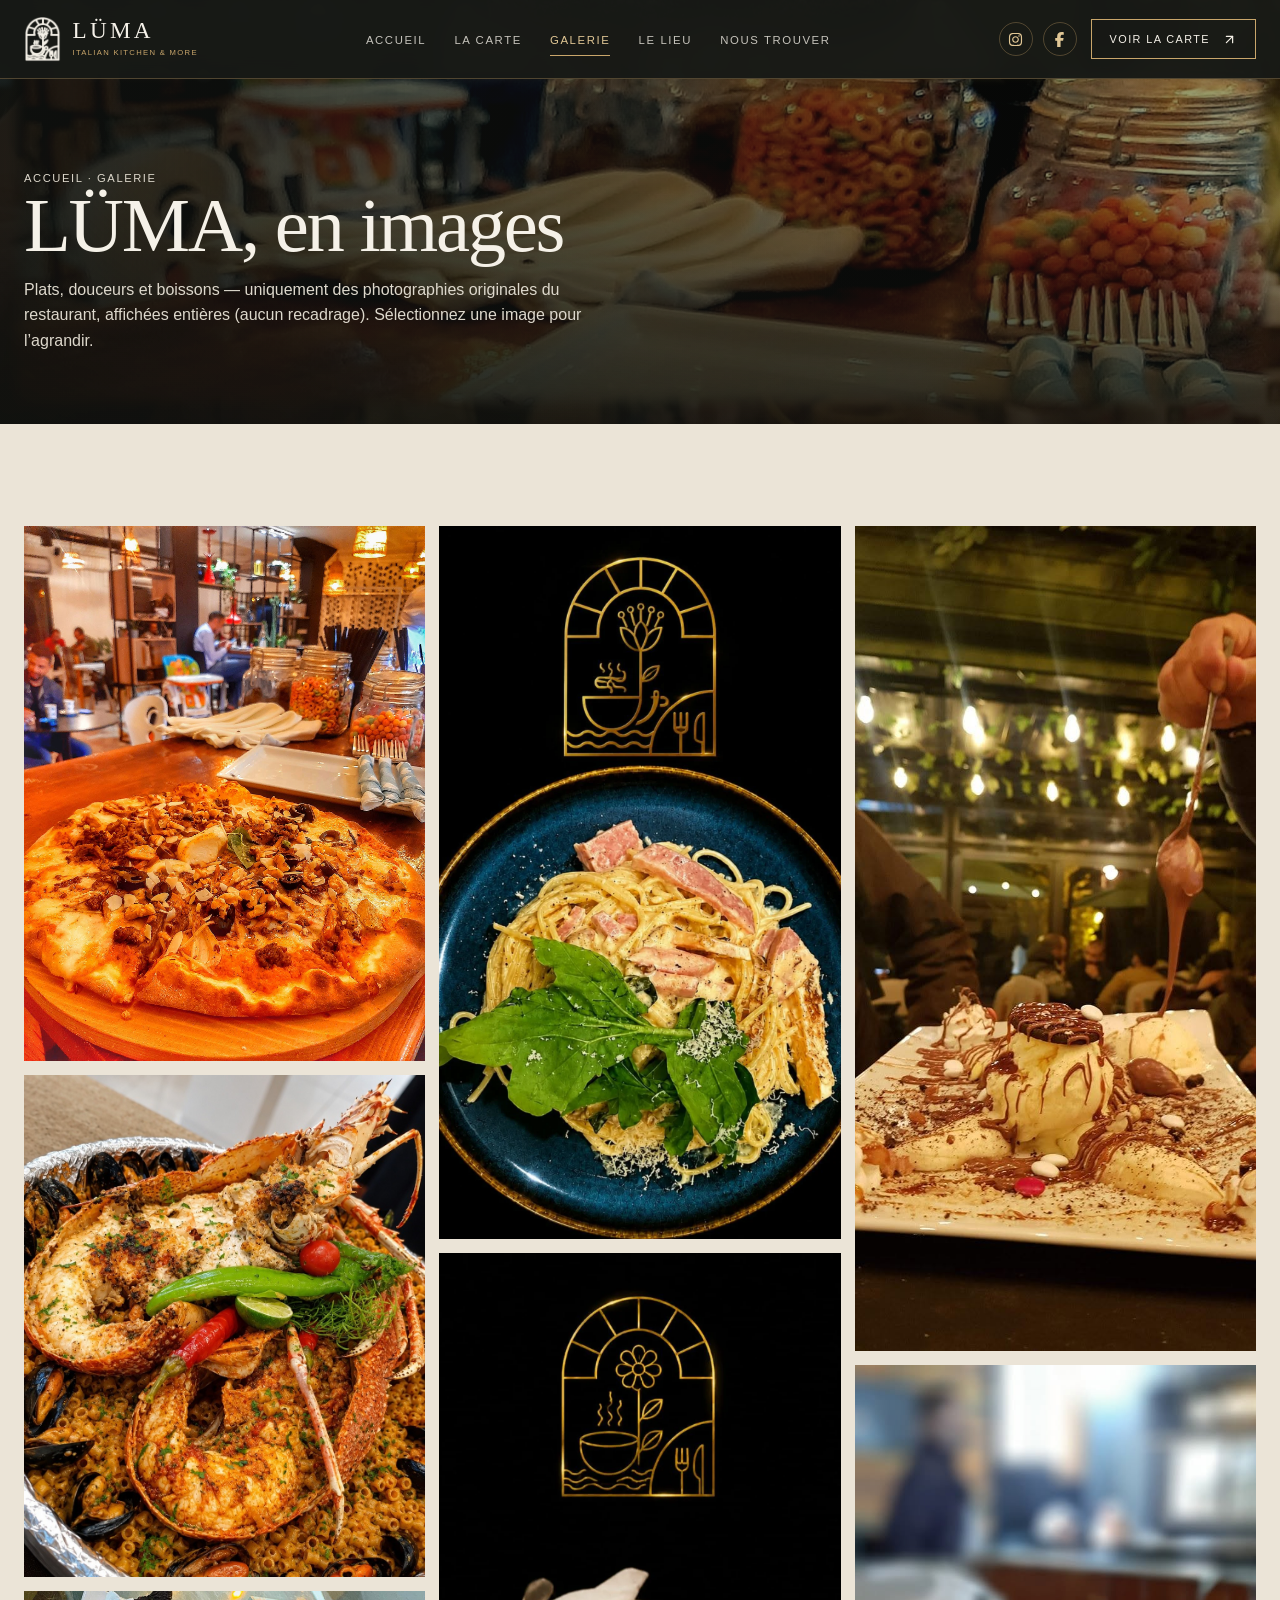
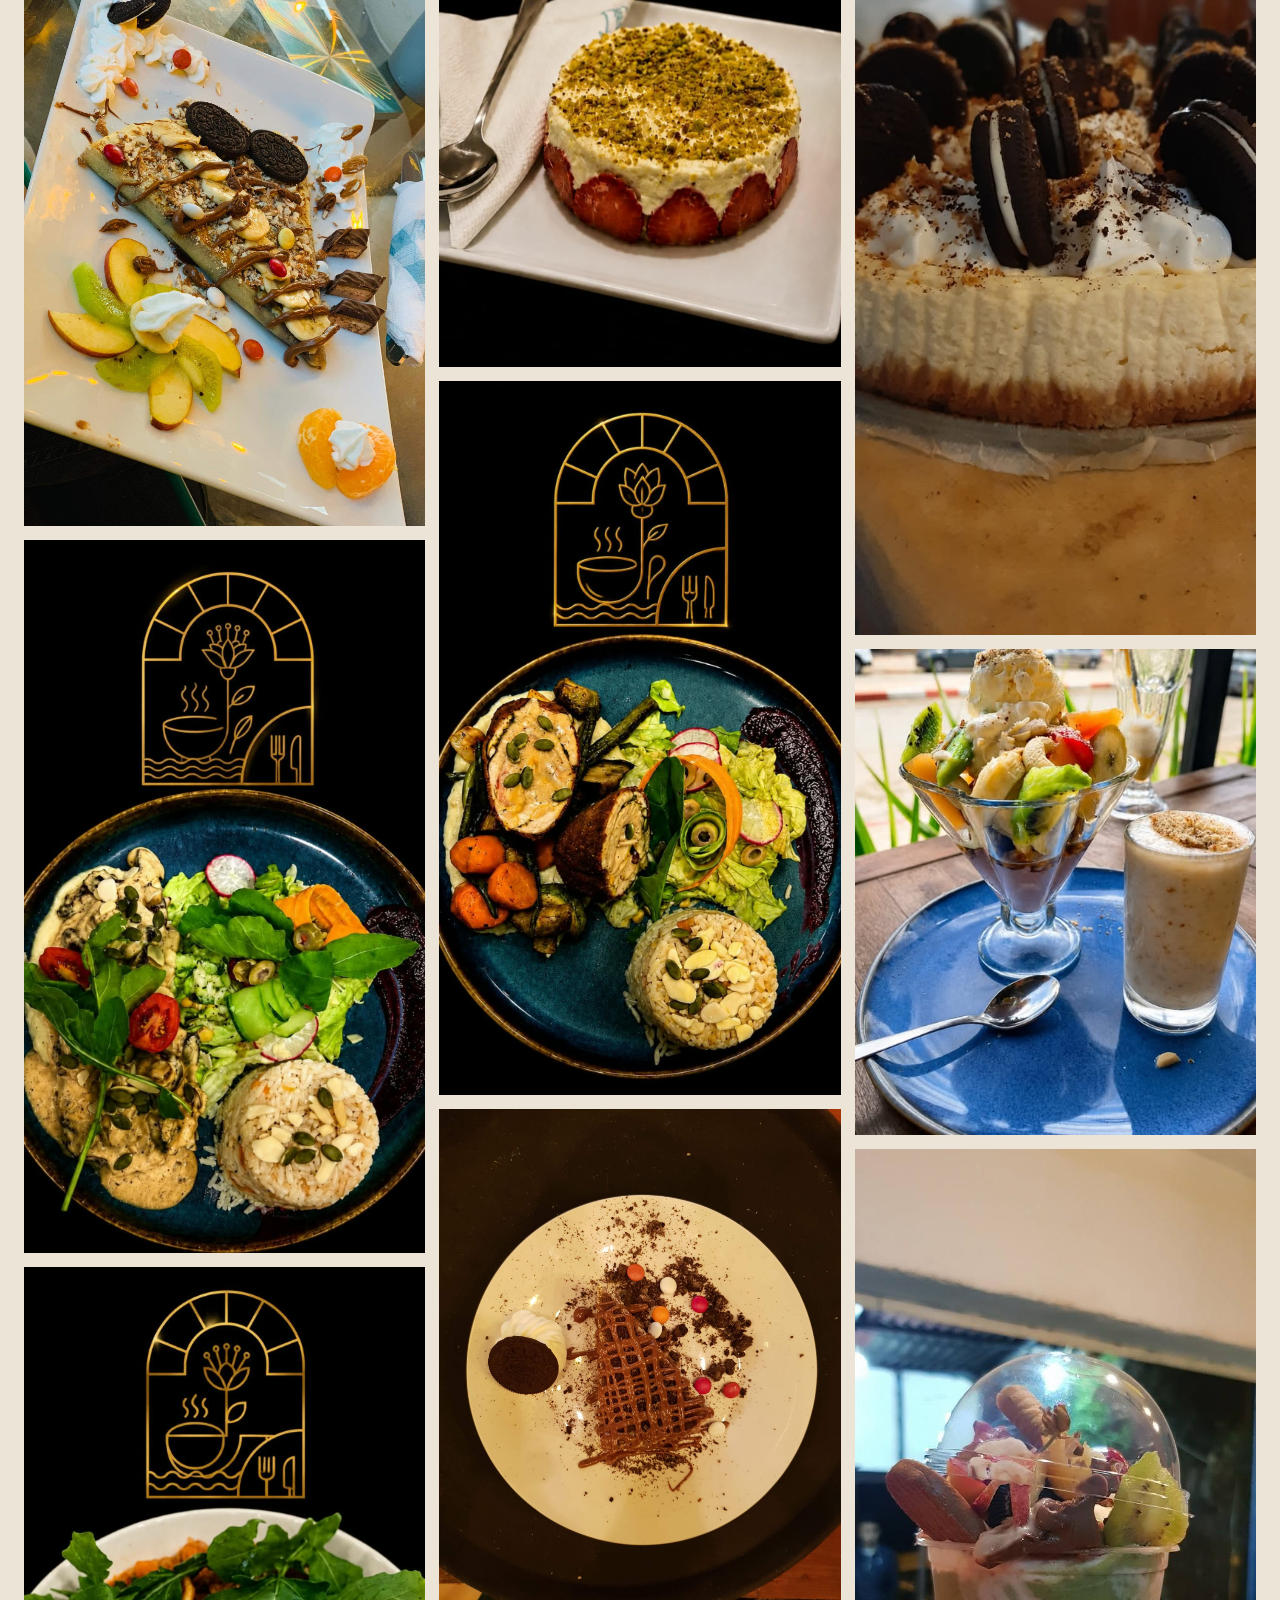
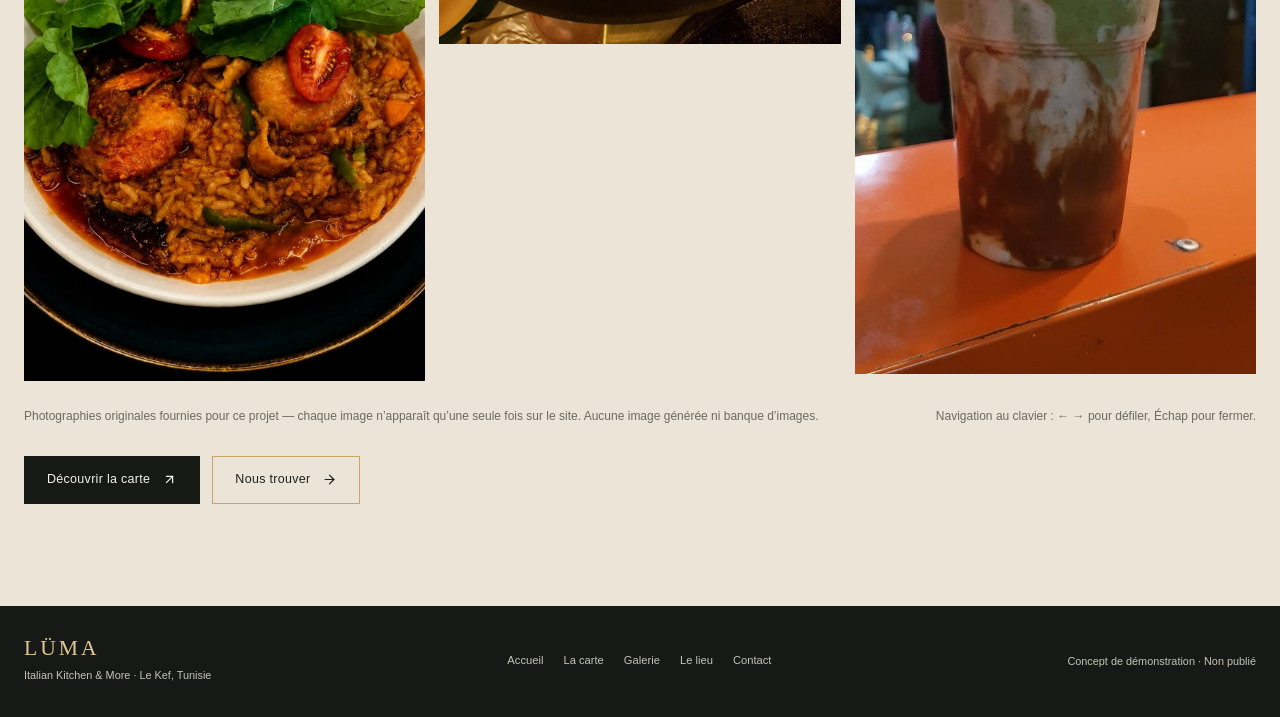
<file: gallery.html>
<!doctype html>
<html lang="fr">
<head>
<meta charset="utf-8">
<meta name="viewport" content="width=device-width, initial-scale=1">
<title>Galerie — LÜMA · Le Kef</title>
<meta name="description" content="Galerie photo de LÜMA — Italian Kitchen & More à Le Kef : plats, pizzas, pâtes, desserts, boissons et atmosphère du restaurant.">
<meta name="robots" content="noindex,nofollow">
<meta name="theme-color" content="#171916">
<link rel="icon" href="assets/photos/luma-icon.png">
<link rel="stylesheet" href="assets/css/site.css?v=46">
</head>
<body class="no-js page-gallery">
<a class="skip-link" href="#contenu">Aller au contenu</a>
<header class="header solid" id="header">
  <div class="wrap navrow">
    <a class="brand" href="index.html" aria-label="LÜMA, accueil"><img src="assets/photos/luma-mark.png" alt="Emblème LÜMA" width="37" height="46"><span class="brandname">LÜMA<small>Italian Kitchen &amp; More</small></span></a>
    <nav aria-label="Navigation principale"><ul class="navlinks" id="navlinks">
      <li><a href="index.html">Accueil</a></li>
      <li><a href="menu.html">La carte</a></li>
      <li><a href="gallery.html" aria-current="page">Galerie</a></li>
      <li><a href="about.html">Le lieu</a></li>
      <li><a href="contact.html">Nous trouver</a></li>
    <li class="drawer-only drawer-contact"><span>Contact direct</span><a href="tel:+21697337588"><svg viewBox="0 0 24 24" fill="none" stroke="currentColor" stroke-width="1.8" stroke-linecap="round" stroke-linejoin="round" aria-hidden="true"><path d="M22 16.92v3a2 2 0 0 1-2.18 2 19.79 19.79 0 0 1-8.63-3.07 19.5 19.5 0 0 1-6-6 19.79 19.79 0 0 1-3.07-8.67A2 2 0 0 1 4.11 2h3a2 2 0 0 1 2 1.72 12.84 12.84 0 0 0 .7 2.81 2 2 0 0 1-.45 2.11L8.09 9.91a16 16 0 0 0 6 6l1.27-1.27a2 2 0 0 1 2.11-.45 12.84 12.84 0 0 0 2.81.7A2 2 0 0 1 22 16.92z"/></svg>+216 97 337 588</a></li><li class="drawer-only drawer-social"><span>Suivre LÜMA</span><div class="dsocial"><a href="https://www.instagram.com/luma_italian_kitchen/" target="_blank" rel="noopener noreferrer" aria-label="Instagram de LÜMA"><svg viewBox="0 0 448 512" fill="currentColor" aria-hidden="true"><path d="M224.1 141c-63.6 0-114.9 51.3-114.9 114.9s51.3 114.9 114.9 114.9S339 319.5 339 255.9 287.7 141 224.1 141zm0 189.6c-41.1 0-74.7-33.5-74.7-74.7s33.5-74.7 74.7-74.7 74.7 33.5 74.7 74.7-33.6 74.7-74.7 74.7zm146.4-194.3c0 14.9-12 26.8-26.8 26.8-14.9 0-26.8-12-26.8-26.8s12-26.8 26.8-26.8 26.8 12 26.8 26.8zm76.1 27.2c-1.7-35.9-9.9-67.7-36.2-93.9-26.2-26.2-58-34.4-93.9-36.2-37-2.1-147.9-2.1-184.9 0-35.8 1.7-67.6 9.9-93.9 36.1s-34.4 58-36.2 93.9c-2.1 37-2.1 147.9 0 184.9 1.7 35.9 9.9 67.7 36.2 93.9s58 34.4 93.9 36.2c37 2.1 147.9 2.1 184.9 0 35.9-1.7 67.7-9.9 93.9-36.2 26.2-26.2 34.4-58 36.2-93.9 2.1-37 2.1-147.8 0-184.8zM398.8 388c-7.8 19.6-22.9 34.7-42.6 42.6-29.5 11.7-99.5 9-132.1 9s-102.7 2.6-132.1-9c-19.6-7.8-34.7-22.9-42.6-42.6-11.7-29.5-9-99.5-9-132.1s-2.6-102.7 9-132.1c7.8-19.6 22.9-34.7 42.6-42.6 29.5-11.7 99.5-9 132.1-9s102.7-2.6 132.1 9c19.6 7.8 34.7 22.9 42.6 42.6 11.7 29.5 9 99.5 9 132.1s2.7 102.7-9 132.1z"/></svg>Instagram</a><a href="https://www.facebook.com/cocktail4saisons.kef/" target="_blank" rel="noopener noreferrer" aria-label="Facebook de LÜMA"><svg viewBox="0 0 320 512" fill="currentColor" aria-hidden="true"><path d="M80 299.3V512H196V299.3h86.5l18-97.8H196V166.9c0-51.7 20.3-71.5 72.7-71.5c16.3 0 29.4 .4 37 1.2V7.9C291.4 4 256.4 0 236.2 0C129.3 0 80 50.5 80 159.4v42.1H14v97.8H80z"/></svg>Facebook</a></div></li></ul></nav>
    <div class="navcta">
      <div class="social" aria-label="Réseaux sociaux"><a href="https://www.instagram.com/luma_italian_kitchen/" target="_blank" rel="noopener noreferrer" aria-label="Instagram de LÜMA"><svg viewBox="0 0 448 512" fill="currentColor" aria-hidden="true"><path d="M224.1 141c-63.6 0-114.9 51.3-114.9 114.9s51.3 114.9 114.9 114.9S339 319.5 339 255.9 287.7 141 224.1 141zm0 189.6c-41.1 0-74.7-33.5-74.7-74.7s33.5-74.7 74.7-74.7 74.7 33.5 74.7 74.7-33.6 74.7-74.7 74.7zm146.4-194.3c0 14.9-12 26.8-26.8 26.8-14.9 0-26.8-12-26.8-26.8s12-26.8 26.8-26.8 26.8 12 26.8 26.8zm76.1 27.2c-1.7-35.9-9.9-67.7-36.2-93.9-26.2-26.2-58-34.4-93.9-36.2-37-2.1-147.9-2.1-184.9 0-35.8 1.7-67.6 9.9-93.9 36.1s-34.4 58-36.2 93.9c-2.1 37-2.1 147.9 0 184.9 1.7 35.9 9.9 67.7 36.2 93.9s58 34.4 93.9 36.2c37 2.1 147.9 2.1 184.9 0 35.9-1.7 67.7-9.9 93.9-36.2 26.2-26.2 34.4-58 36.2-93.9 2.1-37 2.1-147.8 0-184.8zM398.8 388c-7.8 19.6-22.9 34.7-42.6 42.6-29.5 11.7-99.5 9-132.1 9s-102.7 2.6-132.1-9c-19.6-7.8-34.7-22.9-42.6-42.6-11.7-29.5-9-99.5-9-132.1s-2.6-102.7 9-132.1c7.8-19.6 22.9-34.7 42.6-42.6 29.5-11.7 99.5-9 132.1-9s102.7-2.6 132.1 9c19.6 7.8 34.7 22.9 42.6 42.6 11.7 29.5 9 99.5 9 132.1s2.7 102.7-9 132.1z"/></svg></a><a href="https://www.facebook.com/cocktail4saisons.kef/" target="_blank" rel="noopener noreferrer" aria-label="Facebook de LÜMA"><svg viewBox="0 0 320 512" fill="currentColor" aria-hidden="true"><path d="M80 299.3V512H196V299.3h86.5l18-97.8H196V166.9c0-51.7 20.3-71.5 72.7-71.5c16.3 0 29.4 .4 37 1.2V7.9C291.4 4 256.4 0 236.2 0C129.3 0 80 50.5 80 159.4v42.1H14v97.8H80z"/></svg></a></div>
      <a class="btn navbutton" href="menu.html">Voir la carte <span class="arrow" aria-hidden="true"><svg viewBox="0 0 24 24" fill="none" stroke="currentColor" stroke-width="1.9" stroke-linecap="round" stroke-linejoin="round" aria-hidden="true"><path d="M7 7h10v10" /> <path d="M7 17 17 7" /></svg></span></a>
      <button class="menu-toggle" id="menuToggle" aria-label="Ouvrir le menu" aria-expanded="false" aria-controls="navlinks"><svg class="i-burger" viewBox="0 0 24 24" fill="none" stroke="currentColor" stroke-width="1.8" stroke-linecap="round" stroke-linejoin="round" aria-hidden="true"><line x1="4" x2="20" y1="12" y2="12" /> <line x1="4" x2="20" y1="6" y2="6" /> <line x1="4" x2="20" y1="18" y2="18" /></svg><svg class="i-close" viewBox="0 0 24 24" fill="none" stroke="currentColor" stroke-width="1.8" stroke-linecap="round" stroke-linejoin="round" aria-hidden="true"><path d="M18 6 6 18" /> <path d="m6 6 12 12" /></svg></button>
    </div>
  </div>
</header>
<main id="contenu">
<section class="page-hero" aria-labelledby="titre-galerie">
  <div class="hero-media"><picture><source media="(min-width:721px)" srcset="assets/photos/dessert-table-pc.jpg?v=46"><img src="assets/photos/dessert-table.jpg" alt="" width="2048" height="1536" fetchpriority="high"></picture></div>
  <div class="wrap"><div>
    <p class="crumbs"><a href="index.html">Accueil</a> · Galerie</p>
    <h1 id="titre-galerie">LÜMA, en images</h1>
    <p>Plats, douceurs et boissons — uniquement des photographies originales du restaurant, affichées entières (aucun recadrage). Sélectionnez une image pour l’agrandir.</p>
  </div></div>
</section>
<section class="section gallery-section" aria-label="Galerie complète">
  <div class="wrap">
    <div class="gallery-grid full reveal" data-gallery="full"></div>
    <div class="gallery-foot"><span>Photographies originales fournies pour ce projet — chaque image n’apparaît qu’une seule fois sur le site. Aucune image générée ni banque d’images.</span><span>Navigation au clavier : ← → pour défiler, Échap pour fermer.</span></div>
    <div class="menu-open-row">
      <a class="btn dark" href="menu.html">Découvrir la carte <span class="arrow" aria-hidden="true"><svg viewBox="0 0 24 24" fill="none" stroke="currentColor" stroke-width="1.9" stroke-linecap="round" stroke-linejoin="round" aria-hidden="true"><path d="M7 7h10v10" /> <path d="M7 17 17 7" /></svg></span></a>
      <a class="btn light" href="contact.html">Nous trouver <span class="arrow" aria-hidden="true"><svg viewBox="0 0 24 24" fill="none" stroke="currentColor" stroke-width="1.9" stroke-linecap="round" stroke-linejoin="round" aria-hidden="true"><path d="M5 12h14" /> <path d="m12 5 7 7-7 7" /></svg></span></a>
    </div>
  </div>
</section>
</main>
<footer class="footer"><div class="wrap footer-row"><div><div class="footer-brand">LÜMA</div><small>Italian Kitchen &amp; More · Le Kef, Tunisie</small></div><nav class="footer-links" aria-label="Navigation de pied de page"><a href="index.html">Accueil</a><a href="menu.html">La carte</a><a href="gallery.html">Galerie</a><a href="about.html">Le lieu</a><a href="contact.html">Contact</a></nav><small>Concept de démonstration · Non publié</small></div></footer>
<div class="lightbox" id="lightbox" role="dialog" aria-modal="true" aria-label="Visionneuse d’images"><button class="lb-btn lb-close" id="lbClose" aria-label="Fermer"><svg viewBox="0 0 24 24" fill="none" stroke="currentColor" stroke-width="1.9" stroke-linecap="round" stroke-linejoin="round" aria-hidden="true"><path d="M18 6 6 18" /> <path d="m6 6 12 12" /></svg></button><button class="lb-btn lb-prev" id="lbPrev" aria-label="Image précédente"><svg viewBox="0 0 24 24" fill="none" stroke="currentColor" stroke-width="1.9" stroke-linecap="round" stroke-linejoin="round" aria-hidden="true"><path d="m15 18-6-6 6-6" /></svg></button><img id="lbImage" alt=""><button class="lb-btn lb-next" id="lbNext" aria-label="Image suivante"><svg viewBox="0 0 24 24" fill="none" stroke="currentColor" stroke-width="1.9" stroke-linecap="round" stroke-linejoin="round" aria-hidden="true"><path d="m9 18 6-6-6-6" /></svg></button><p class="lb-caption" id="lbCaption"></p></div>
<script src="assets/js/menu-data.js?v=46"></script>
<script src="assets/js/site.js?v=46"></script>
</body>
</html>
</file>
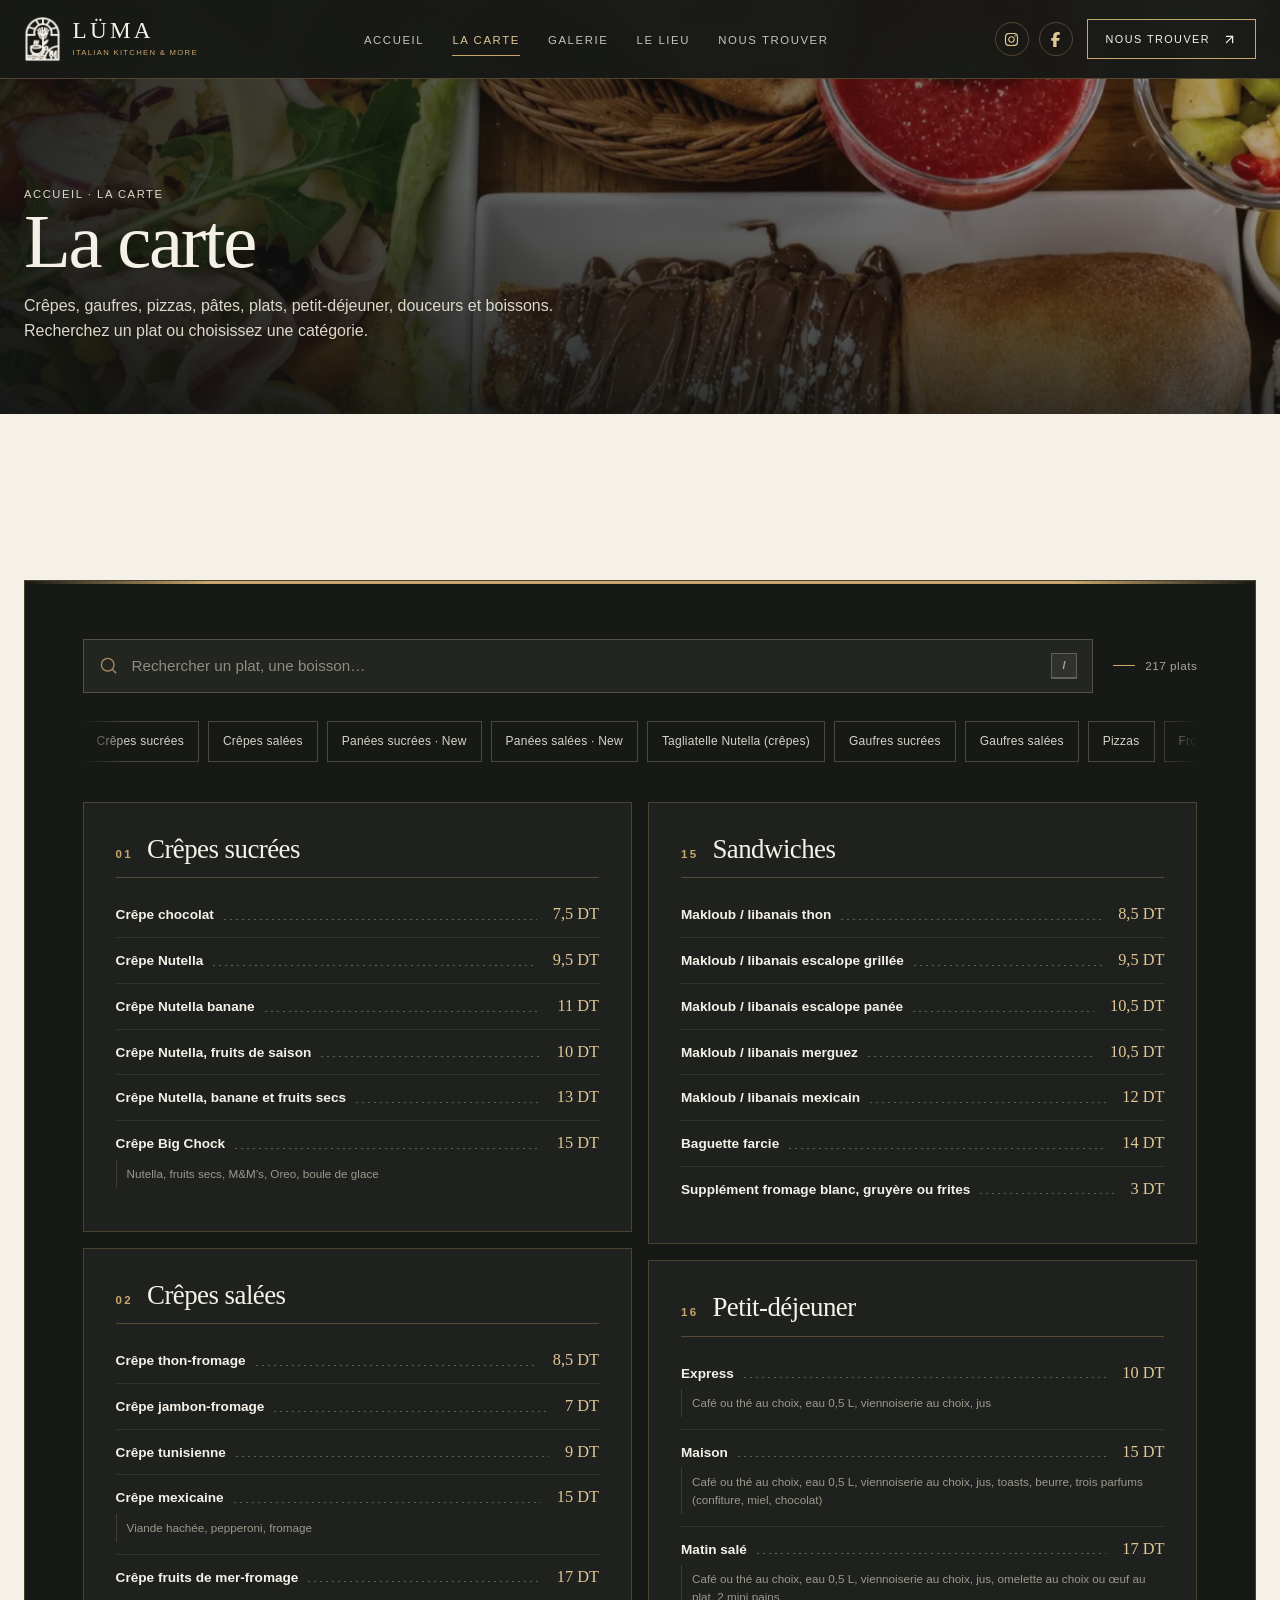
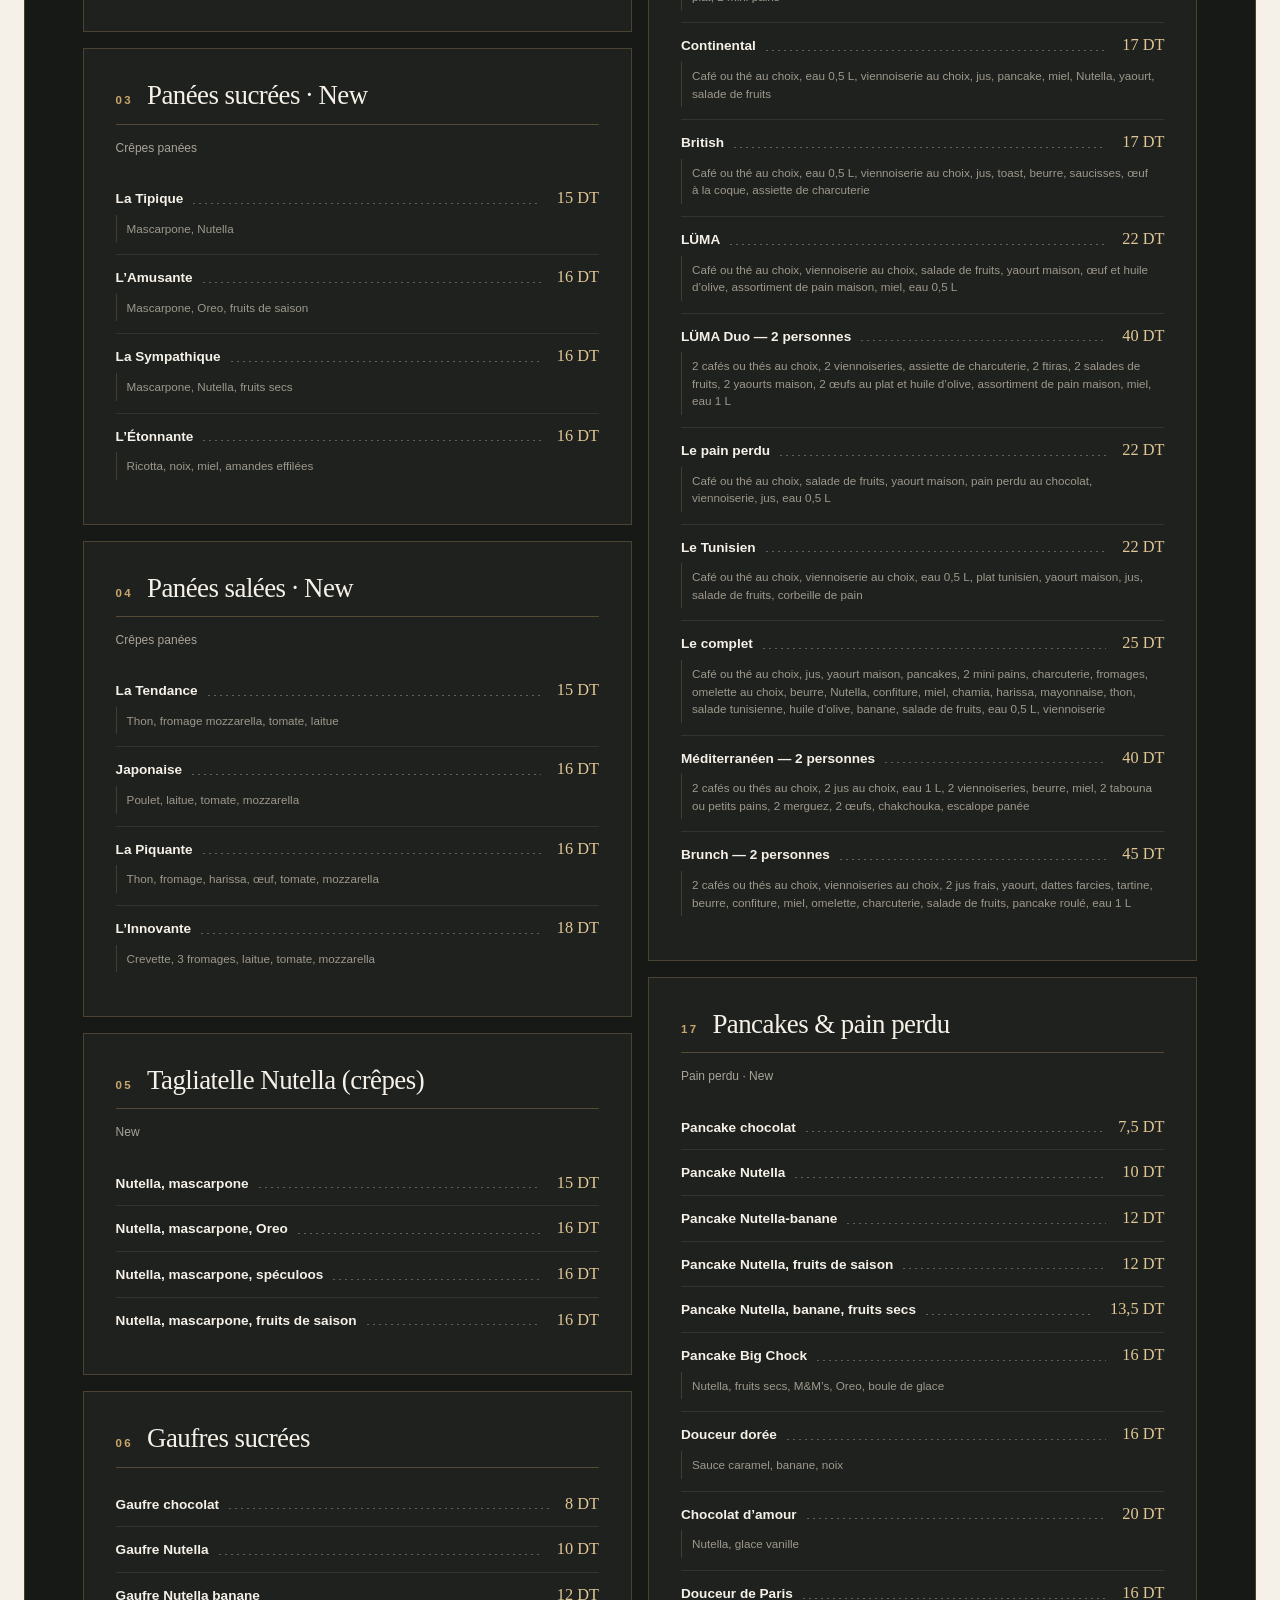
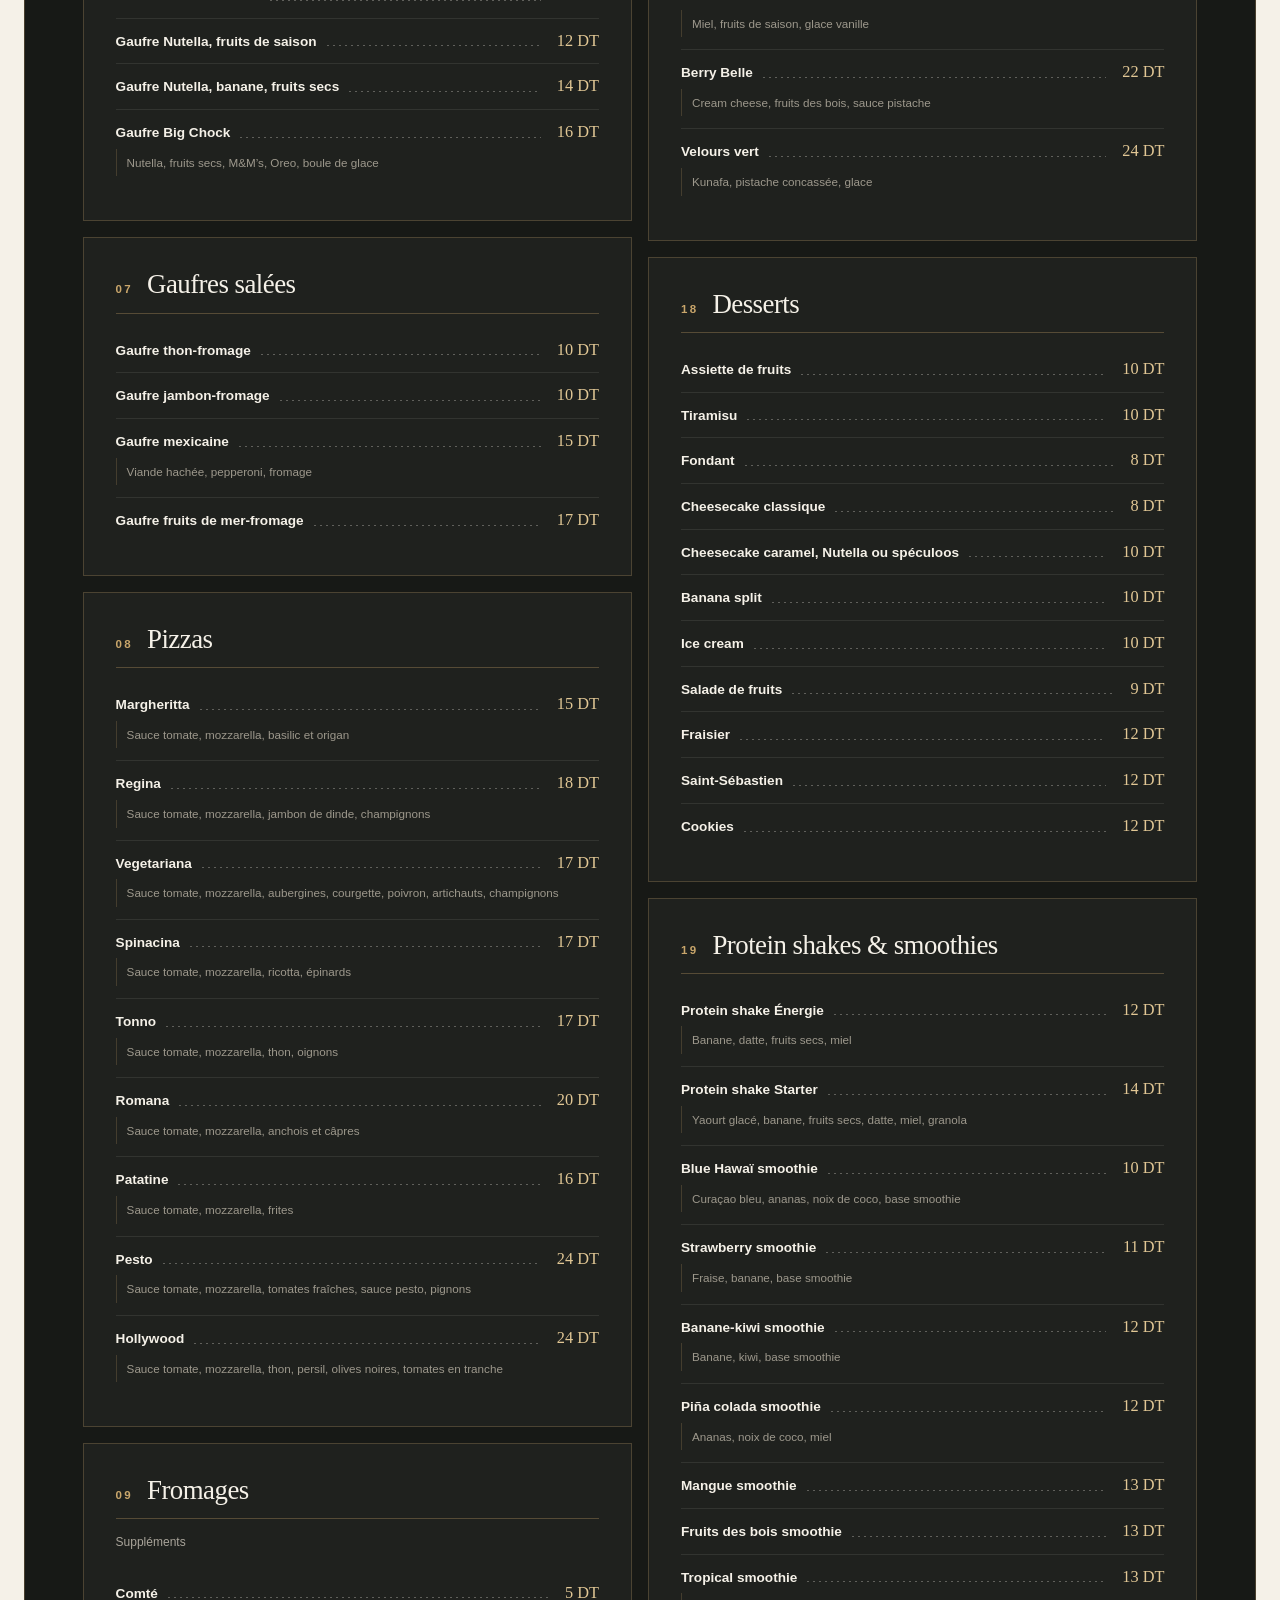
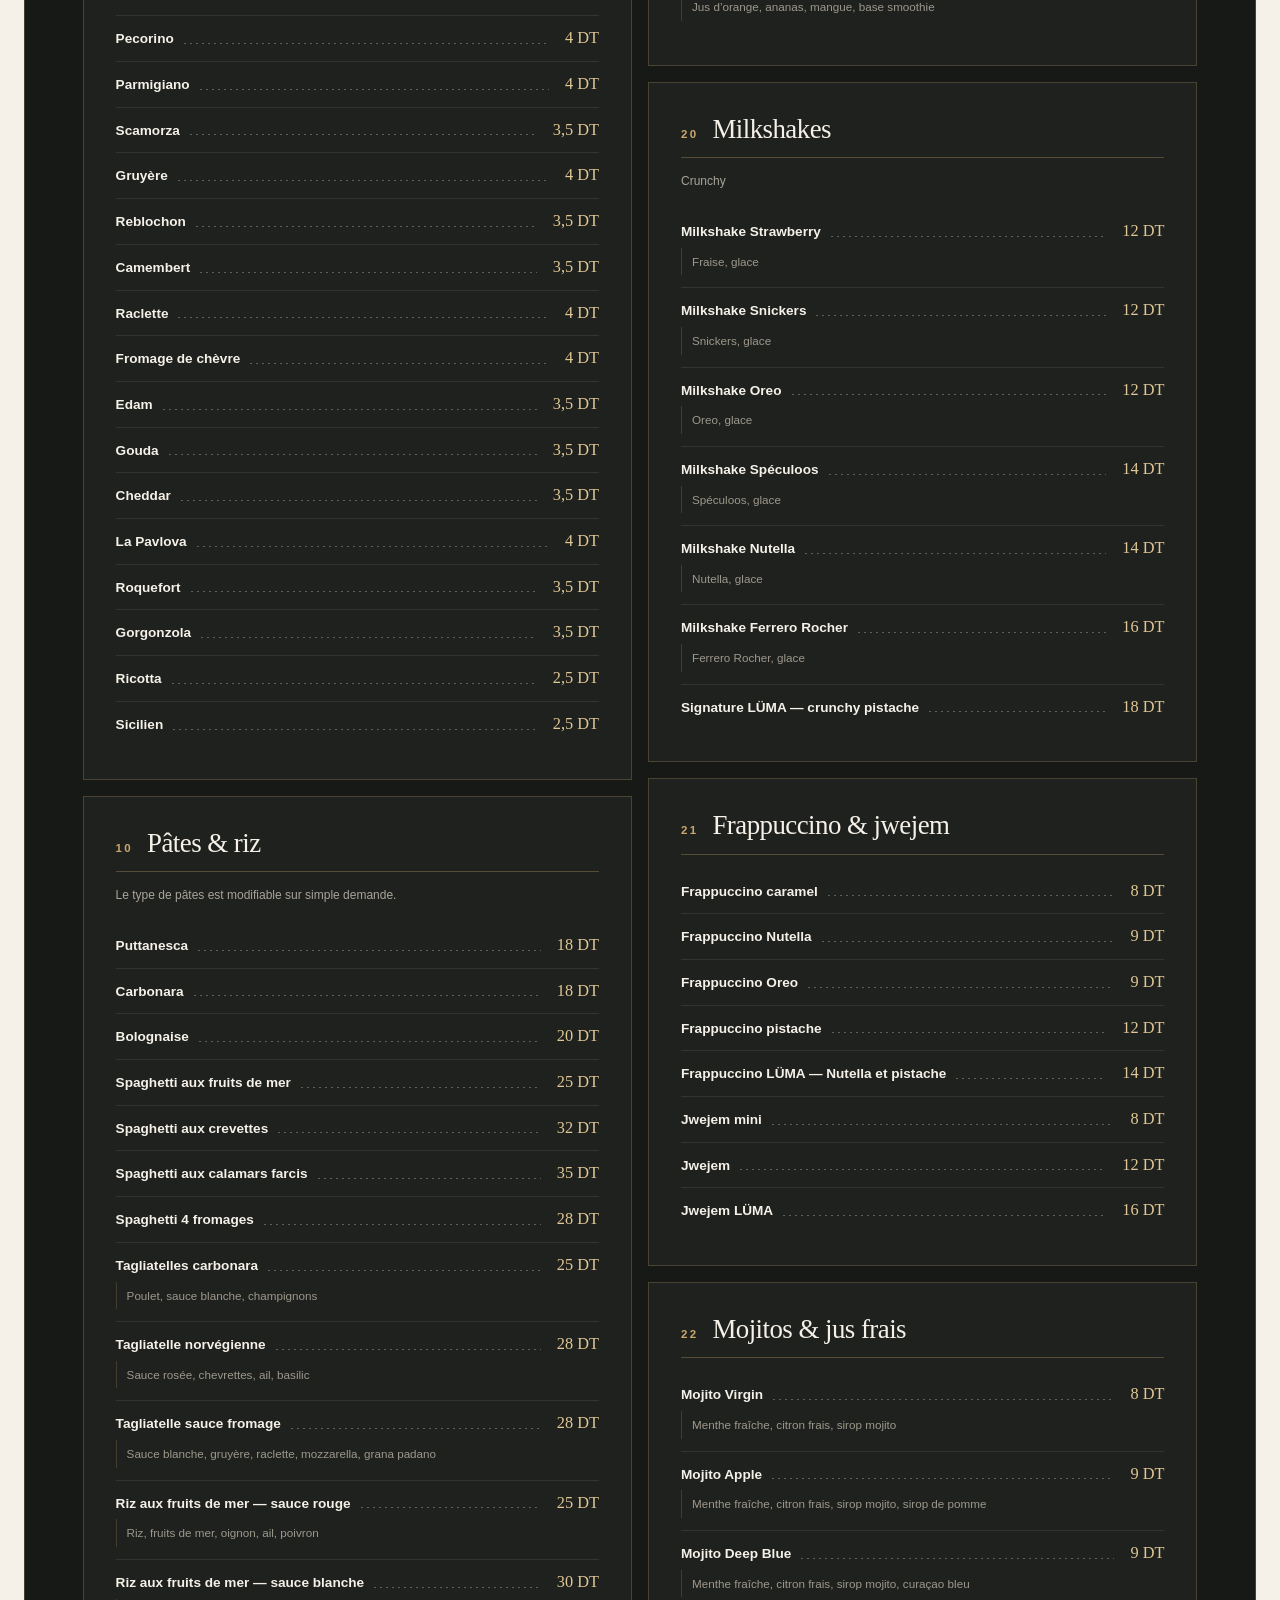
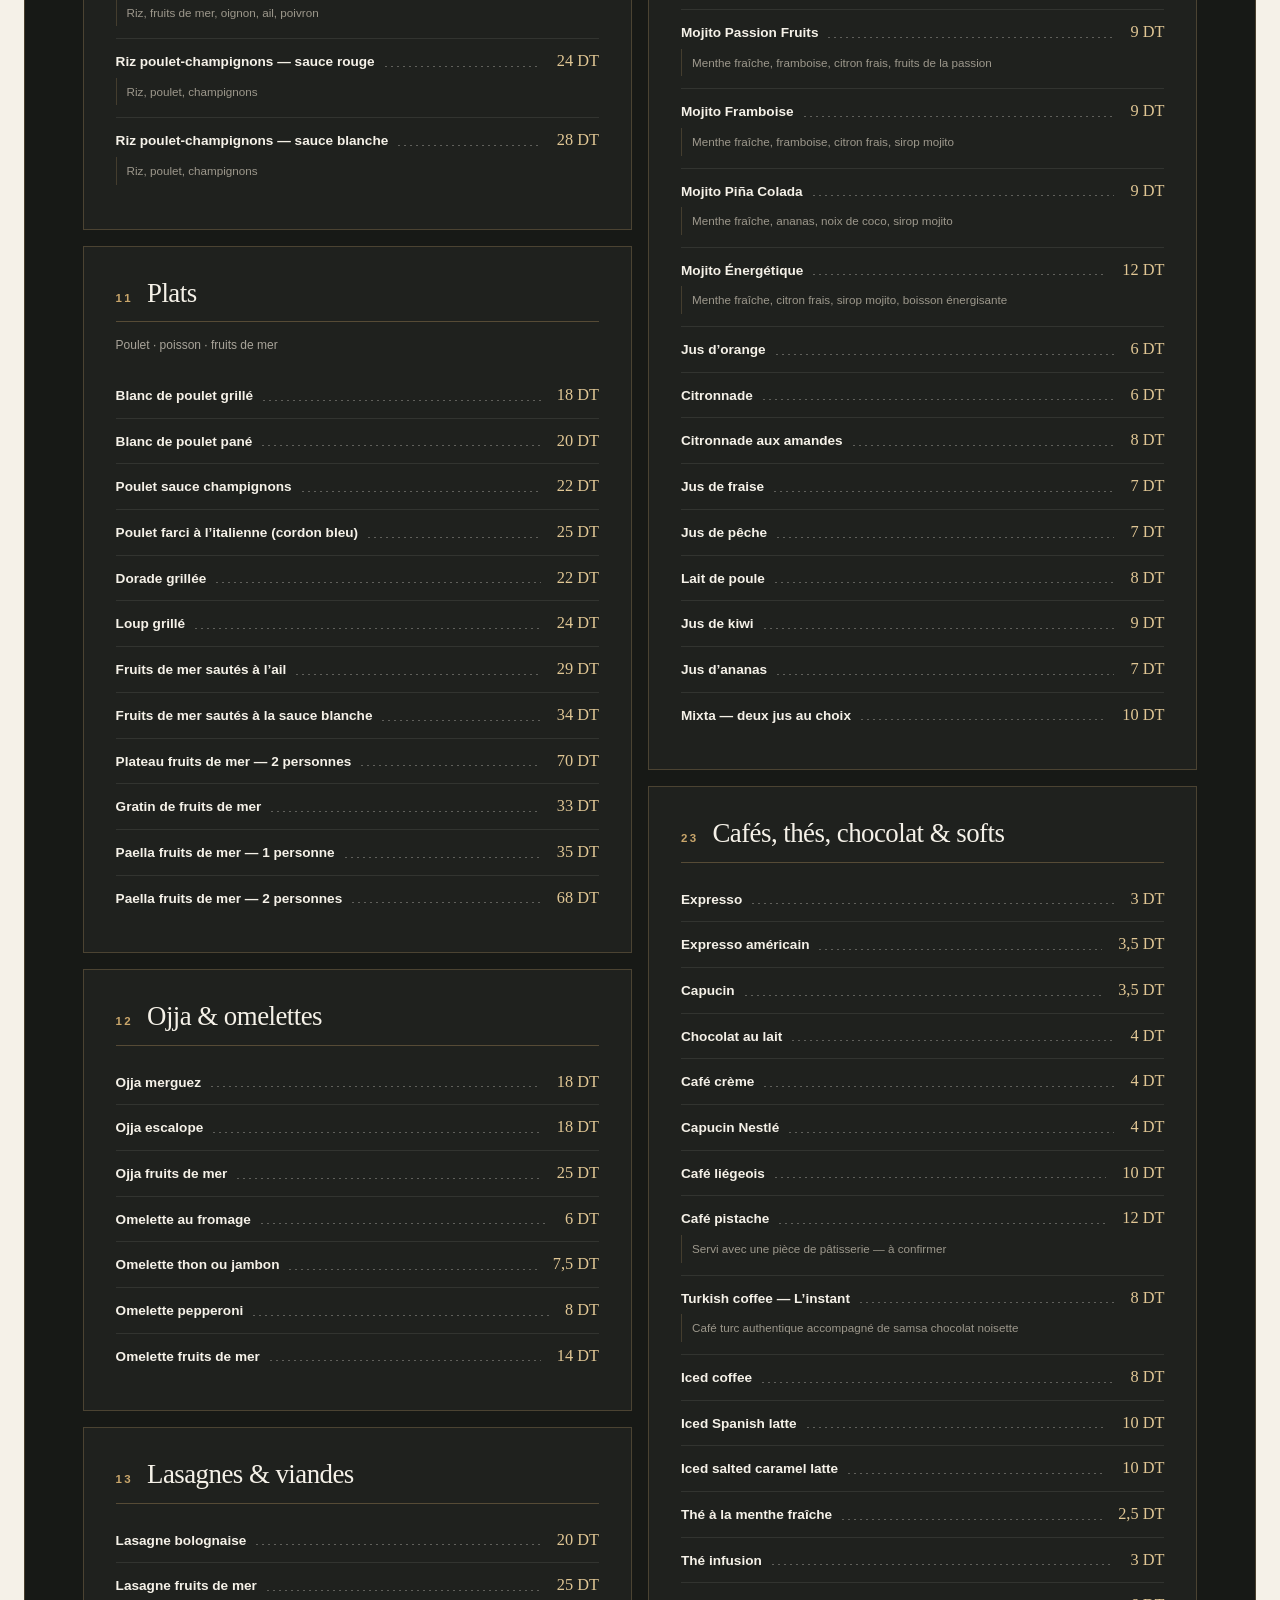
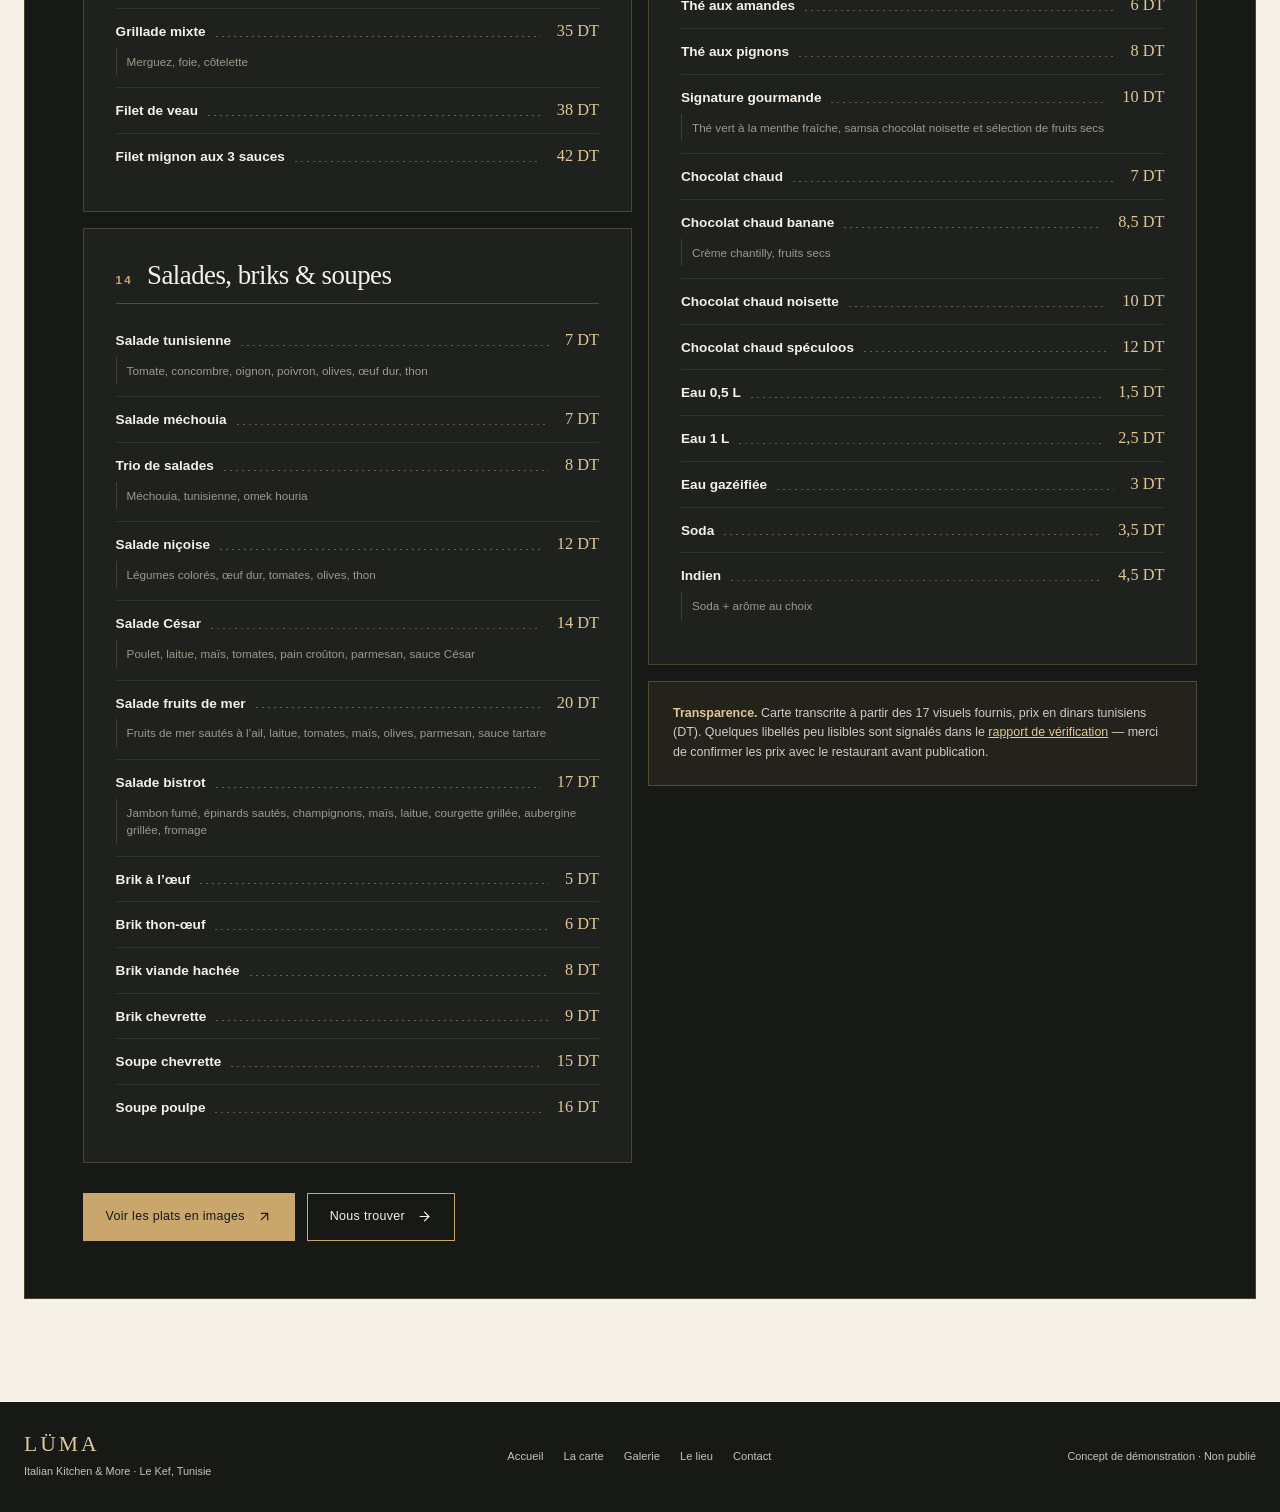
<file: menu.html>
<!doctype html>
<html lang="fr">
<head>
<meta charset="utf-8">
<meta name="viewport" content="width=device-width, initial-scale=1">
<title>La carte — LÜMA · Le Kef</title>
<meta name="description" content="La carte complète de LÜMA — Italian Kitchen & More à Le Kef : crêpes, gaufres, pizzas, pâtes, plats, petit-déjeuner, desserts et boissons, avec prix en dinars tunisiens.">
<meta name="robots" content="noindex,nofollow">
<meta name="theme-color" content="#171916">
<link rel="icon" href="assets/photos/luma-icon.png">
<link rel="stylesheet" href="assets/css/site.css?v=46">
</head>
<body class="no-js page-menu">
<a class="skip-link" href="#contenu">Aller au contenu</a>
<header class="header solid" id="header">
  <div class="wrap navrow">
    <a class="brand" href="index.html" aria-label="LÜMA, accueil"><img src="assets/photos/luma-mark.png" alt="Emblème LÜMA" width="37" height="46"><span class="brandname">LÜMA<small>Italian Kitchen &amp; More</small></span></a>
    <nav aria-label="Navigation principale"><ul class="navlinks" id="navlinks">
      <li><a href="index.html">Accueil</a></li>
      <li><a href="menu.html" aria-current="page">La carte</a></li>
      <li><a href="gallery.html">Galerie</a></li>
      <li><a href="about.html">Le lieu</a></li>
      <li><a href="contact.html">Nous trouver</a></li>
    <li class="drawer-only drawer-contact"><span>Contact direct</span><a href="tel:+21697337588"><svg viewBox="0 0 24 24" fill="none" stroke="currentColor" stroke-width="1.8" stroke-linecap="round" stroke-linejoin="round" aria-hidden="true"><path d="M22 16.92v3a2 2 0 0 1-2.18 2 19.79 19.79 0 0 1-8.63-3.07 19.5 19.5 0 0 1-6-6 19.79 19.79 0 0 1-3.07-8.67A2 2 0 0 1 4.11 2h3a2 2 0 0 1 2 1.72 12.84 12.84 0 0 0 .7 2.81 2 2 0 0 1-.45 2.11L8.09 9.91a16 16 0 0 0 6 6l1.27-1.27a2 2 0 0 1 2.11-.45 12.84 12.84 0 0 0 2.81.7A2 2 0 0 1 22 16.92z"/></svg>+216 97 337 588</a></li><li class="drawer-only drawer-social"><span>Suivre LÜMA</span><div class="dsocial"><a href="https://www.instagram.com/luma_italian_kitchen/" target="_blank" rel="noopener noreferrer" aria-label="Instagram de LÜMA"><svg viewBox="0 0 448 512" fill="currentColor" aria-hidden="true"><path d="M224.1 141c-63.6 0-114.9 51.3-114.9 114.9s51.3 114.9 114.9 114.9S339 319.5 339 255.9 287.7 141 224.1 141zm0 189.6c-41.1 0-74.7-33.5-74.7-74.7s33.5-74.7 74.7-74.7 74.7 33.5 74.7 74.7-33.6 74.7-74.7 74.7zm146.4-194.3c0 14.9-12 26.8-26.8 26.8-14.9 0-26.8-12-26.8-26.8s12-26.8 26.8-26.8 26.8 12 26.8 26.8zm76.1 27.2c-1.7-35.9-9.9-67.7-36.2-93.9-26.2-26.2-58-34.4-93.9-36.2-37-2.1-147.9-2.1-184.9 0-35.8 1.7-67.6 9.9-93.9 36.1s-34.4 58-36.2 93.9c-2.1 37-2.1 147.9 0 184.9 1.7 35.9 9.9 67.7 36.2 93.9s58 34.4 93.9 36.2c37 2.1 147.9 2.1 184.9 0 35.9-1.7 67.7-9.9 93.9-36.2 26.2-26.2 34.4-58 36.2-93.9 2.1-37 2.1-147.8 0-184.8zM398.8 388c-7.8 19.6-22.9 34.7-42.6 42.6-29.5 11.7-99.5 9-132.1 9s-102.7 2.6-132.1-9c-19.6-7.8-34.7-22.9-42.6-42.6-11.7-29.5-9-99.5-9-132.1s-2.6-102.7 9-132.1c7.8-19.6 22.9-34.7 42.6-42.6 29.5-11.7 99.5-9 132.1-9s102.7-2.6 132.1 9c19.6 7.8 34.7 22.9 42.6 42.6 11.7 29.5 9 99.5 9 132.1s2.7 102.7-9 132.1z"/></svg>Instagram</a><a href="https://www.facebook.com/cocktail4saisons.kef/" target="_blank" rel="noopener noreferrer" aria-label="Facebook de LÜMA"><svg viewBox="0 0 320 512" fill="currentColor" aria-hidden="true"><path d="M80 299.3V512H196V299.3h86.5l18-97.8H196V166.9c0-51.7 20.3-71.5 72.7-71.5c16.3 0 29.4 .4 37 1.2V7.9C291.4 4 256.4 0 236.2 0C129.3 0 80 50.5 80 159.4v42.1H14v97.8H80z"/></svg>Facebook</a></div></li></ul></nav>
    <div class="navcta">
      <div class="social" aria-label="Réseaux sociaux"><a href="https://www.instagram.com/luma_italian_kitchen/" target="_blank" rel="noopener noreferrer" aria-label="Instagram de LÜMA"><svg viewBox="0 0 448 512" fill="currentColor" aria-hidden="true"><path d="M224.1 141c-63.6 0-114.9 51.3-114.9 114.9s51.3 114.9 114.9 114.9S339 319.5 339 255.9 287.7 141 224.1 141zm0 189.6c-41.1 0-74.7-33.5-74.7-74.7s33.5-74.7 74.7-74.7 74.7 33.5 74.7 74.7-33.6 74.7-74.7 74.7zm146.4-194.3c0 14.9-12 26.8-26.8 26.8-14.9 0-26.8-12-26.8-26.8s12-26.8 26.8-26.8 26.8 12 26.8 26.8zm76.1 27.2c-1.7-35.9-9.9-67.7-36.2-93.9-26.2-26.2-58-34.4-93.9-36.2-37-2.1-147.9-2.1-184.9 0-35.8 1.7-67.6 9.9-93.9 36.1s-34.4 58-36.2 93.9c-2.1 37-2.1 147.9 0 184.9 1.7 35.9 9.9 67.7 36.2 93.9s58 34.4 93.9 36.2c37 2.1 147.9 2.1 184.9 0 35.9-1.7 67.7-9.9 93.9-36.2 26.2-26.2 34.4-58 36.2-93.9 2.1-37 2.1-147.8 0-184.8zM398.8 388c-7.8 19.6-22.9 34.7-42.6 42.6-29.5 11.7-99.5 9-132.1 9s-102.7 2.6-132.1-9c-19.6-7.8-34.7-22.9-42.6-42.6-11.7-29.5-9-99.5-9-132.1s-2.6-102.7 9-132.1c7.8-19.6 22.9-34.7 42.6-42.6 29.5-11.7 99.5-9 132.1-9s102.7-2.6 132.1 9c19.6 7.8 34.7 22.9 42.6 42.6 11.7 29.5 9 99.5 9 132.1s2.7 102.7-9 132.1z"/></svg></a><a href="https://www.facebook.com/cocktail4saisons.kef/" target="_blank" rel="noopener noreferrer" aria-label="Facebook de LÜMA"><svg viewBox="0 0 320 512" fill="currentColor" aria-hidden="true"><path d="M80 299.3V512H196V299.3h86.5l18-97.8H196V166.9c0-51.7 20.3-71.5 72.7-71.5c16.3 0 29.4 .4 37 1.2V7.9C291.4 4 256.4 0 236.2 0C129.3 0 80 50.5 80 159.4v42.1H14v97.8H80z"/></svg></a></div>
      <a class="btn navbutton" href="contact.html">Nous trouver <span class="arrow" aria-hidden="true"><svg viewBox="0 0 24 24" fill="none" stroke="currentColor" stroke-width="1.9" stroke-linecap="round" stroke-linejoin="round" aria-hidden="true"><path d="M7 7h10v10" /> <path d="M7 17 17 7" /></svg></span></a>
      <button class="menu-toggle" id="menuToggle" aria-label="Ouvrir le menu" aria-expanded="false" aria-controls="navlinks"><svg class="i-burger" viewBox="0 0 24 24" fill="none" stroke="currentColor" stroke-width="1.8" stroke-linecap="round" stroke-linejoin="round" aria-hidden="true"><line x1="4" x2="20" y1="12" y2="12" /> <line x1="4" x2="20" y1="6" y2="6" /> <line x1="4" x2="20" y1="18" y2="18" /></svg><svg class="i-close" viewBox="0 0 24 24" fill="none" stroke="currentColor" stroke-width="1.8" stroke-linecap="round" stroke-linejoin="round" aria-hidden="true"><path d="M18 6 6 18" /> <path d="m6 6 12 12" /></svg></button>
    </div>
  </div>
</header>
<main id="contenu">
<section class="page-hero" aria-labelledby="titre-carte">
  <div class="hero-media"><img src="assets/photos/sharing-food-original.jpg" alt="Assortiment de plats, jus et douceurs à partager chez LÜMA" width="1440" height="1269" fetchpriority="high"></div>
  <div class="wrap"><div>
    <p class="crumbs"><a href="index.html">Accueil</a> · La carte</p>
    <h1 id="titre-carte">La carte</h1>
    <p>Crêpes, gaufres, pizzas, pâtes, plats, petit-déjeuner, douceurs et boissons. Recherchez un plat ou choisissez une catégorie.</p>
  </div></div>
</section>
<section class="section menu-section" aria-label="Carte complète">
  <div class="wrap">
    <div class="menu-browser">
      <div class="menu-toolbar">
        <div class="menu-search">
          <svg class="menu-search-icon" viewBox="0 0 24 24" fill="none" stroke="currentColor" stroke-width="1.8" stroke-linecap="round" stroke-linejoin="round" aria-hidden="true"><circle cx="11" cy="11" r="8"/><path d="m21 21-4.3-4.3"/></svg>
          <input type="search" id="menuSearch" placeholder="Rechercher un plat, une boisson…" aria-label="Rechercher dans la carte" autocomplete="off">
          <button class="menu-search-clear" id="menuSearchClear" type="button" aria-label="Effacer la recherche" hidden><svg viewBox="0 0 24 24" fill="none" stroke="currentColor" stroke-width="2" stroke-linecap="round" stroke-linejoin="round" aria-hidden="true"><path d="M18 6 6 18"/><path d="m6 6 12 12"/></svg></button>
          <kbd class="menu-search-hint" aria-hidden="true">/</kbd>
        </div>
        <span class="menu-count" id="menuCount" aria-live="polite"></span>
      </div>
      <div class="menu-filters" id="menuFilters" aria-label="Filtrer la carte par catégorie"></div>
      <div class="menu-results" id="menuResults" aria-live="polite"></div>
      <div class="verify-note" id="verifyNote"><strong>Transparence.</strong> Carte transcrite à partir des 17 visuels fournis, prix en dinars tunisiens (DT). Quelques libellés peu lisibles sont signalés dans le <a href="MENU_VERIFICATION.md">rapport de vérification</a> — merci de confirmer les prix avec le restaurant avant publication.</div>
      <div class="menu-open-row">
        <a class="btn primary" href="gallery.html">Voir les plats en images <span class="arrow" aria-hidden="true"><svg viewBox="0 0 24 24" fill="none" stroke="currentColor" stroke-width="1.9" stroke-linecap="round" stroke-linejoin="round" aria-hidden="true"><path d="M7 7h10v10" /> <path d="M7 17 17 7" /></svg></span></a>
        <a class="btn" href="contact.html">Nous trouver <span class="arrow" aria-hidden="true"><svg viewBox="0 0 24 24" fill="none" stroke="currentColor" stroke-width="1.9" stroke-linecap="round" stroke-linejoin="round" aria-hidden="true"><path d="M5 12h14" /> <path d="m12 5 7 7-7 7" /></svg></span></a>
      </div>
    </div>
  </div>
</section>
</main>
<footer class="footer"><div class="wrap footer-row"><div><div class="footer-brand">LÜMA</div><small>Italian Kitchen &amp; More · Le Kef, Tunisie</small></div><nav class="footer-links" aria-label="Navigation de pied de page"><a href="index.html">Accueil</a><a href="menu.html">La carte</a><a href="gallery.html">Galerie</a><a href="about.html">Le lieu</a><a href="contact.html">Contact</a></nav><small>Concept de démonstration · Non publié</small></div></footer>
<div class="lightbox" id="lightbox" role="dialog" aria-modal="true" aria-label="Visionneuse d’images"><button class="lb-btn lb-close" id="lbClose" aria-label="Fermer"><svg viewBox="0 0 24 24" fill="none" stroke="currentColor" stroke-width="1.9" stroke-linecap="round" stroke-linejoin="round" aria-hidden="true"><path d="M18 6 6 18" /> <path d="m6 6 12 12" /></svg></button><button class="lb-btn lb-prev" id="lbPrev" aria-label="Image précédente"><svg viewBox="0 0 24 24" fill="none" stroke="currentColor" stroke-width="1.9" stroke-linecap="round" stroke-linejoin="round" aria-hidden="true"><path d="m15 18-6-6 6-6" /></svg></button><img id="lbImage" alt=""><button class="lb-btn lb-next" id="lbNext" aria-label="Image suivante"><svg viewBox="0 0 24 24" fill="none" stroke="currentColor" stroke-width="1.9" stroke-linecap="round" stroke-linejoin="round" aria-hidden="true"><path d="m9 18 6-6-6-6" /></svg></button><p class="lb-caption" id="lbCaption"></p></div>
<script src="assets/js/menu-data.js?v=46"></script>
<script src="assets/js/site.js?v=46"></script>
</body>
</html>
</file>
<file: assets/css/site.css>
/* LÜMA — Italian Kitchen & More · shared design system (multi-page) */
:root{--night:#171916;--night2:#20221e;--cream:#f5f1e8;--paper:#ebe4d7;--gold:#c9a66b;--gold2:#e1c795;--muted:#aaa79d;--ink:#20211e;--line:rgba(201,166,107,.32);--serif:Georgia,'Times New Roman',serif;--sans:Arial,Helvetica,sans-serif;--max:1240px}
*{box-sizing:border-box}html{scroll-behavior:smooth;scroll-padding-top:86px}body{margin:0;background:var(--cream);color:var(--ink);font:16px/1.6 var(--sans);-webkit-font-smoothing:antialiased}body.lock{overflow:hidden}img{display:block;max-width:100%}a{color:inherit}button{font:inherit}button,a{-webkit-tap-highlight-color:transparent}:focus-visible{outline:2px solid var(--gold);outline-offset:4px}.wrap{width:min(var(--max),calc(100% - 48px));margin-inline:auto}.eyebrow{font-size:.68rem;letter-spacing:.23em;text-transform:uppercase;color:var(--gold);font-weight:700}.display{font:400 clamp(2.4rem,5vw,4.8rem)/.99 var(--serif);letter-spacing:-.035em;margin:.65rem 0 1.2rem}.section{padding:clamp(4rem,8vw,7.5rem) 0}.sub{max-width:520px;color:#6c6b64}.btn{display:inline-flex;align-items:center;justify-content:center;gap:12px;min-height:48px;padding:0 22px;text-decoration:none;border:1px solid var(--gold);color:var(--cream);font-size:.78rem;letter-spacing:.025em;transition:background .25s,color .25s,transform .25s,border-color .25s;cursor:pointer;background:transparent}.btn:hover{transform:translateY(-2px);background:var(--gold);color:var(--night)}.btn.primary{background:var(--gold);color:var(--night)}.btn.primary:hover{background:var(--gold2);border-color:var(--gold2)}.btn.light{color:var(--ink)}.btn.dark{background:var(--night);border-color:var(--night);color:var(--cream)}.arrow{font-size:1.1rem;line-height:1}
.skip-link{position:absolute;left:12px;top:-60px;z-index:200;background:var(--gold);color:var(--night);padding:10px 16px;text-decoration:none;font-size:.85rem;transition:top .2s}.skip-link:focus{top:12px}
/* Header */
.header{position:fixed;z-index:50;top:0;left:0;right:0;color:var(--cream);border-bottom:1px solid transparent;transition:background .3s,border-color .3s}.header:before{content:'';position:absolute;inset:0;background:linear-gradient(180deg,rgba(15,17,15,.66),rgba(15,17,15,0));pointer-events:none;z-index:-1;transition:opacity .3s}.header.scrolled:before,.header.solid:before{opacity:0}.header.scrolled,.header.solid{background:rgba(23,25,22,.96);backdrop-filter:blur(14px);border-color:var(--line)}.navrow{height:78px;display:flex;align-items:center;justify-content:space-between;gap:28px}.brand{display:flex;align-items:center;gap:12px;text-decoration:none;flex-shrink:0}.brand img{width:auto;height:46px;object-fit:contain}.brandname{font:1.45rem/1 var(--serif);letter-spacing:.14em}.brandname small{display:block;font:500 .48rem/1.5 var(--sans);letter-spacing:.17em;color:var(--gold);text-transform:uppercase;margin-top:5px}.navlinks{display:flex;align-items:center;gap:clamp(14px,2.2vw,32px);list-style:none;padding:0;margin:0}.navlinks a{font:500 .71rem/1 var(--sans);letter-spacing:.14em;text-transform:uppercase;text-decoration:none;color:rgba(245,241,232,.79);position:relative;padding:12px 0;transition:color .3s}.navlinks a:after{content:'';position:absolute;left:0;bottom:2px;width:100%;height:1px;background:var(--gold);transform:scaleX(0);transform-origin:right;transition:transform .3s}.navlinks a:hover{color:var(--cream)}.navlinks a:hover:after,.navlinks a[aria-current="page"]:after{transform:scaleX(1);transform-origin:left}.navlinks a[aria-current="page"]{color:var(--gold2)}.navcta{display:flex;align-items:center;gap:14px}.social{display:flex;gap:10px}.social a{width:34px;height:34px;border:1px solid var(--line);border-radius:50%;display:grid;place-items:center;color:var(--gold2);text-decoration:none;font-size:.72rem;transition:background .2s,color .2s}.social a:hover{background:var(--gold);color:var(--night)}.navbutton{min-height:40px;padding:0 18px;font:500 .68rem/1 var(--sans);letter-spacing:.13em;text-transform:uppercase}.menu-toggle{display:none;background:none;border:1px solid var(--line);color:var(--cream);width:44px;height:44px;cursor:pointer}
/* Hero (home) */
.hero{position:relative;min-height:min(850px,100svh);min-height:max(700px,100svh);display:flex;align-items:center;background:var(--night);color:var(--cream);overflow:hidden;padding:110px 0 80px}.hero-media{position:absolute;inset:0}.hero-media img,.hero-media video{display:block;width:100%;height:100%;object-fit:cover;object-position:center 48%}.hero-media img{position:absolute;inset:0;filter:saturate(.78);transform:scale(1.025);animation:heroSettle 1.2s ease-out both}.hero-media video{position:absolute;inset:0;filter:saturate(.78);object-fit:contain;object-position:center;background:transparent}.page-home .hero-media img{object-fit:cover;object-position:center 48%;filter:blur(26px) brightness(.62) saturate(.85);transform:scale(1.18);animation:none}.hero-media:after{content:'';position:absolute;inset:0;background:linear-gradient(90deg,rgba(15,17,15,.91) 0%,rgba(15,17,15,.78) 31%,rgba(15,17,15,.27) 70%,rgba(15,17,15,.24) 100%),linear-gradient(0deg,rgba(15,17,15,.72),transparent 36%),radial-gradient(120% 120% at 50% 50%,rgba(15,17,15,0) 52%,rgba(15,17,15,.55) 100%)}.hero-inner{position:relative;z-index:1;display:grid;grid-template-columns:minmax(0,650px);align-items:center}.hero-copy{padding:0}.hero-kicker{display:flex;align-items:center;gap:12px;margin-bottom:22px}.hero-kicker:before{content:'';width:35px;height:1px;background:var(--gold)}.hero h1{font:400 clamp(3.4rem,6.8vw,6rem)/.84 var(--serif);letter-spacing:-.055em;margin:0 0 20px}.hero h1 span{display:block;color:var(--gold2);font-size:.43em;letter-spacing:.015em;line-height:1.4;margin-top:22px}.hero-intro{max-width:470px;color:#e4dfd3;font:1.05rem/1.8 var(--serif);margin:0 0 30px}.hero-actions{display:flex;gap:10px;flex-wrap:wrap}.hero-facts{display:grid;grid-template-columns:repeat(auto-fit,minmax(150px,1fr));gap:16px 24px;margin:34px 0 0;padding-top:24px;border-top:1px solid rgba(255,255,255,.15);max-width:560px}.hero-facts dt{font-size:.6rem;letter-spacing:.15em;text-transform:uppercase;color:var(--gold2);margin-bottom:6px}.hero-facts dd{margin:0;font-size:.83rem;color:#d6d1c5;line-height:1.55}.hero-facts dd a{text-decoration:none;border-bottom:1px solid rgba(201,166,107,.45);transition:border-color .25s,color .25s}.hero-facts dd a:hover{border-color:var(--gold);color:var(--cream)}.pin{color:var(--gold);font-size:1rem}
/* Page hero (subpages) */
.page-hero{position:relative;background:var(--night);color:var(--cream);overflow:hidden;padding:170px 0 70px;min-height:46vh;display:flex;align-items:flex-end}.page-hero .wrap{position:relative;z-index:1}.page-hero .hero-media img{object-position:center 55%}.page-menu .hero-media img{object-position:center 62%}.page-gallery .hero-media img{object-position:center 70%}.page-about .hero-media img{object-position:center 18%}.page-contact .hero-media img{object-position:center 55%}.page-hero .hero-media:after{background:linear-gradient(90deg,rgba(15,17,15,.9),rgba(15,17,15,.55) 60%,rgba(15,17,15,.3)),linear-gradient(0deg,rgba(15,17,15,.7),transparent 55%)}.page-hero h1{font:400 clamp(2.8rem,6vw,5rem)/1 var(--serif);letter-spacing:-.03em;margin:0 0 12px}.page-hero p{max-width:560px;color:#ddd8cc;margin:0}.crumbs{font-size:.7rem;letter-spacing:.14em;text-transform:uppercase;color:var(--gold2);margin-bottom:16px}.crumbs a{text-decoration:none}.crumbs a:hover{text-decoration:underline}
/* Marquee */
.ticker{background:var(--gold);color:var(--night);overflow:hidden}.ticker-track{display:flex;justify-content:center;gap:clamp(22px,4vw,58px);align-items:center;min-height:56px;white-space:nowrap;font:1rem var(--serif);letter-spacing:.04em}.ticker .dot{font-size:.65rem;color:#765b30}
/* Menu */
.menu-section{background:var(--cream)}.section-head{display:flex;justify-content:space-between;align-items:end;gap:30px;margin-bottom:38px}.section-head .sub{margin:0 0 5px}.menu-feature{display:grid;grid-template-columns:.78fr 1.22fr;gap:clamp(28px,6vw,84px);align-items:center}.menu-intro{padding:10px 0}.menu-intro .display{max-width:480px}.menu-intro .sub{margin-bottom:16px}.menu-note{max-width:450px;font-size:.75rem;color:#77746c;border-left:2px solid var(--gold);padding-left:13px}.menu-images{display:grid;grid-template-columns:repeat(3,1fr);gap:12px;align-items:center}.food-card{position:relative;overflow:hidden;background:#ddd;aspect-ratio:3/4;margin:0}.food-card:nth-child(2){aspect-ratio:4/5;transform:translateY(-16px)}.food-card:nth-child(3){aspect-ratio:3/4;transform:translateY(12px)}.food-card img{width:100%;height:100%;object-fit:cover;transition:transform .7s}.food-card:hover img{transform:scale(1.06)}.food-card:after{content:'';position:absolute;inset:45% 0 0;background:linear-gradient(transparent,rgba(0,0,0,.55))}.food-card span{position:absolute;z-index:1;bottom:12px;left:12px;color:#fff;font:1rem var(--serif)}.menu-browser{position:relative;background:var(--night);color:var(--cream);margin-top:64px;padding:clamp(30px,4.5vw,60px);border:1px solid rgba(201,166,107,.28)}.menu-browser:before{content:"";position:absolute;top:0;left:0;right:0;height:3px;background:linear-gradient(90deg,transparent,var(--gold) 15%,var(--gold) 85%,transparent)}.menu-rail{display:flex;align-items:center;gap:16px;margin:0 0 26px}.menu-rail .menu-filters{flex:1 1 auto;min-width:0;margin:0;padding:0}.menu-rail:after{content:"";order:2;flex:0 0 auto;width:1px;align-self:stretch;background:rgba(201,166,107,.4)}.menu-rail-cta{order:3;flex:0 0 auto;white-space:nowrap;min-height:44px;padding:0 18px}.menu-toolbar{display:flex;gap:20px;flex-wrap:wrap;align-items:center;margin-bottom:22px}.menu-search{position:relative;flex:1 1 320px;max-width:none;display:flex;align-items:center;gap:12px;border:1px solid rgba(245,241,232,.22);background:rgba(245,241,232,.05);padding:0 15px;min-height:54px;transition:border-color .22s ease,box-shadow .22s ease,background .22s ease}.menu-search:hover{border-color:rgba(201,166,107,.6)}.menu-search:focus-within{border-color:var(--gold);background:rgba(245,241,232,.08);box-shadow:0 0 0 4px rgba(201,166,107,.18)}.menu-search-icon{width:19px;height:19px;flex:0 0 auto;color:#a08a63;transition:color .22s ease}.menu-search:focus-within .menu-search-icon{color:var(--gold)}.menu-search input{flex:1 1 auto;min-width:0;border:0;background:transparent;outline:none;font:inherit;font-size:.95rem;color:var(--cream);height:52px;appearance:none;-webkit-appearance:none}.menu-search input::-webkit-search-cancel-button{display:none}.menu-search input::placeholder{color:#8f8b80}.menu-search-clear{flex:0 0 auto;width:30px;height:30px;display:grid;place-items:center;border:0;border-radius:50%;background:rgba(245,241,232,.14);color:var(--cream);cursor:pointer;padding:0;transition:background .2s ease,color .2s ease,transform .2s ease}.menu-search-clear svg{width:13px;height:13px}.menu-search-clear:hover{background:rgba(201,166,107,.28);color:var(--gold2);transform:rotate(90deg)}.menu-search-clear[hidden]{display:none}.menu-search-hint{flex:0 0 auto;display:grid;place-items:center;min-width:26px;height:26px;padding:0 7px;border:1px solid rgba(245,241,232,.24);border-bottom-width:2px;background:rgba(245,241,232,.06);color:#a9a49a;font:600 .72rem/1 var(--sans)}.menu-search:focus-within .menu-search-hint{opacity:0}.menu-count{flex:0 0 auto;display:inline-flex;align-items:center;gap:10px;font-size:.74rem;letter-spacing:.04em;color:#a9a49a;white-space:nowrap;border:0;background:none;padding:0}.menu-count:empty{display:none}.menu-count:before{content:'';width:22px;height:1px;background:var(--gold)}@media(max-width:980px){.menu-search-hint{display:none}}.menu-filters{display:flex;gap:9px;flex-wrap:nowrap;overflow-x:auto;margin:0 0 26px;padding:6px 2px 14px;scrollbar-width:none;-ms-overflow-style:none;overscroll-behavior-x:contain;cursor:grab;-webkit-mask-image:linear-gradient(90deg,transparent,#000 4%,#000 96%,transparent);mask-image:linear-gradient(90deg,transparent,#000 4%,#000 96%,transparent)}.menu-filters::-webkit-scrollbar{display:none}.menu-filters.dragging{cursor:grabbing;user-select:none}.menu-filters.at-start{-webkit-mask-image:linear-gradient(90deg,#000 96%,transparent);mask-image:linear-gradient(90deg,#000 96%,transparent)}.menu-filters.at-end{-webkit-mask-image:linear-gradient(90deg,transparent,#000 4%,#000);mask-image:linear-gradient(90deg,transparent,#000 4%,#000)}.menu-filters.at-start.at-end{-webkit-mask-image:none;mask-image:none}.menu-filter{flex:0 0 auto}.menu-filter{border:1px solid rgba(245,241,232,.22);background:transparent;color:#d8d3c7;padding:10px 14px;cursor:pointer;font-size:.75rem;letter-spacing:.02em;transition:background .2s,color .2s,border-color .2s}.menu-filter:hover{border-color:var(--gold);color:var(--gold2)}.menu-filter[aria-pressed="true"]{background:var(--gold);border-color:var(--gold);color:var(--night);font-weight:600}.menu-results{columns:2;column-gap:16px}.menu-category{background:rgba(245,241,232,.035);border:1px solid rgba(201,166,107,.26);padding:clamp(20px,3vw,32px);break-inside:avoid;margin:0 0 16px}.cat-head{display:flex;align-items:baseline;gap:14px;padding-bottom:14px;margin:0 0 14px;border-bottom:1px solid rgba(201,166,107,.32)}.cat-num{font:600 .72rem/1 var(--sans);letter-spacing:.2em;color:var(--gold);flex:0 0 auto}.menu-category h3{font:400 clamp(1.45rem,2.1vw,1.95rem)/1.05 var(--serif);letter-spacing:-.02em;margin:0;color:var(--cream)}.menu-category .category-note{font-size:.75rem;color:#a9a49a;margin:0 0 18px}.menu-items{display:grid;gap:0}.menu-item{position:relative;display:grid;grid-template-columns:minmax(0,1fr) auto;column-gap:14px;padding:12px 0;border-bottom:1px solid rgba(245,241,232,.09);align-items:baseline;transition:background .32s ease}.menu-item:before{content:"";position:absolute;left:-15px;top:3px;bottom:3px;width:2px;background:linear-gradient(180deg,var(--gold),var(--gold2));transform:scaleY(0);transform-origin:50% 0;transition:transform .34s cubic-bezier(.4,0,.2,1)}.menu-item:hover{background:linear-gradient(90deg,rgba(201,166,107,.11),rgba(201,166,107,0) 72%)}.menu-item:hover:before{transform:scaleY(1)}.menu-item-line{grid-column:1;grid-row:1;display:flex;align-items:baseline;gap:8px;min-width:0}.leader{flex:1 1 auto;min-width:14px;align-self:flex-end;height:1px;margin:0 2px 5px;background-image:linear-gradient(90deg,rgba(245,241,232,.30) 0 2px,transparent 2px 6px);background-size:6px 1px;background-repeat:repeat-x;transition:background-image .3s ease}.menu-item:hover .leader{background-image:linear-gradient(90deg,rgba(201,166,107,.75) 0 2px,transparent 2px 6px);animation:leader-march .7s linear infinite}@keyframes leader-march{from{background-position-x:0}to{background-position-x:6px}}.menu-item:last-child{border-bottom:0}.menu-item strong{font-size:.85rem;font-weight:600;line-height:1.45;color:var(--cream);transition:color .26s ease}.menu-item:hover strong{color:#fff}.menu-item small{grid-column:1/-1;grid-row:2;display:block;font-size:.73rem;line-height:1.5;color:#9d988c;margin-top:6px;padding:5px 9px 5px 10px;border-left:1px solid rgba(201,166,107,.22);transition:color .3s ease,background .3s ease,border-color .3s ease}.menu-item.has-desc:hover .leader{animation:none;background-image:linear-gradient(90deg,rgba(245,241,232,.22) 0 2px,transparent 2px 6px)}.menu-item.has-desc:hover small{color:#f4efe3;background:rgba(245,241,232,.09);border-left-color:var(--gold);box-shadow:0 0 0 1px rgba(201,166,107,.18) inset}.menu-price{grid-column:2;grid-row:1;font:1.02rem var(--serif);white-space:nowrap;color:var(--gold2);transition:color .28s ease,transform .28s ease}.menu-item:hover .menu-price{color:#f4ddb0;transform:translateY(-1px)}.menu-empty{grid-column:1/-1;color:#a9a49a;font-size:.9rem}.verify-note{margin-top:34px;border:1px solid rgba(201,166,107,.3);background:rgba(201,166,107,.07);padding:18px 20px;font-size:.78rem;color:#cfccc2}.verify-note strong{color:var(--ink)}.menu-results .verify-note{break-inside:avoid;margin:0;background:rgba(201,166,107,.07);color:#cfccc2;border-color:rgba(201,166,107,.3);padding:22px 24px}.menu-results .verify-note strong{color:var(--gold2)}.menu-results .verify-note a{color:var(--gold2)}.menu-results.single{columns:1}.menu-results.single .menu-category{padding:clamp(26px,4vw,46px)}.menu-results.single .menu-items{grid-template-columns:repeat(2,minmax(0,1fr));column-gap:clamp(26px,4vw,64px)}.menu-more{display:inline-flex;align-items:center;gap:9px;margin-top:22px;padding-bottom:3px;font-size:.72rem;letter-spacing:.09em;text-transform:uppercase;color:var(--gold2);text-decoration:none;border-bottom:1px solid rgba(201,166,107,.4);transition:color .2s,border-color .2s}.menu-more:hover{color:#fff;border-color:var(--gold2)}.menu-open-row{display:flex;gap:12px;flex-wrap:wrap;margin-top:30px;align-items:center}
/* Experience */
.experience{background:var(--night);color:var(--cream);padding:0}.experience-grid{display:grid;grid-template-columns:1.1fr .9fr;min-height:500px}.experience-photo{min-height:460px;overflow:hidden}.experience-photo img{width:100%;height:100%;object-fit:cover;object-position:center;filter:saturate(.82);transition:transform 1s}.experience-photo:hover img{transform:scale(1.025)}.experience-copy{padding:clamp(42px,7vw,100px) clamp(32px,6vw,90px);display:flex;flex-direction:column;justify-content:center;align-items:flex-start}.experience-copy .display{max-width:500px}.experience-copy .sub{color:#bdbbb2;margin:0 0 28px}.detail-line{display:flex;align-items:center;gap:14px;margin-top:26px;color:#d4cfc3;font-size:.73rem}.detail-line:before{content:'';width:30px;height:1px;background:var(--gold)}
/* Gallery */
.gallery-section{background:var(--paper)}.gallery-grid{display:grid;grid-template-columns:1.15fr .85fr .85fr;grid-template-rows:210px 210px;gap:12px}.gallery-grid.full{grid-template-columns:repeat(3,1fr);grid-template-rows:none;grid-auto-rows:230px}.gallery-grid.full .gallery-item:first-child{grid-row:auto;grid-column:span 2}.gallery-item{position:relative;overflow:hidden;background:#d4ccbf;cursor:pointer;border:0;padding:0;text-align:left}.gallery-item picture{display:block;width:100%}.hero-media picture{position:absolute;inset:0;display:block}.gallery-item:first-child{grid-row:span 2}.gallery-grid.full .gallery-item:first-child{grid-row:auto}.gallery-item img{width:100%;height:100%;object-fit:cover;transition:transform .65s,filter .65s}.gallery-item:hover img{transform:scale(1.045);filter:saturate(1.08)}.gallery-item:after{content:'\2197';position:absolute;right:14px;bottom:14px;width:35px;height:35px;display:grid;place-items:center;background:rgba(23,25,22,.78);border:1px solid var(--line);color:var(--gold2);border-radius:50%;opacity:0;transform:translateY(6px);transition:all .25s}.gallery-item:hover:after,.gallery-item:focus-visible:after{opacity:1;transform:none}.gallery-item figcaption{position:absolute;left:14px;bottom:14px;color:#fff;font:.85rem var(--serif);text-shadow:0 1px 8px rgba(0,0,0,.6)}.gallery-foot{display:flex;justify-content:space-between;align-items:center;gap:24px;margin-top:26px;color:#6d6a62;font-size:.75rem}
/* About */
.about-facts{display:grid;grid-template-columns:repeat(3,1fr);gap:12px;margin:34px 0}.fact{background:#fffdf8;border:1px solid #e2d9ca;padding:22px}.fact strong{display:block;font:1.5rem var(--serif);font-weight:400;color:#6e302d}.fact span{font-size:.72rem;letter-spacing:.1em;text-transform:uppercase;color:#827b6e}.about-split{display:grid;grid-template-columns:1fr 1fr;gap:clamp(28px,5vw,70px);align-items:center}.about-split img{width:100%;height:100%;object-fit:cover;min-height:380px}.brand-band{background:var(--night);color:var(--cream)}.brand-band .sub{color:#bdbbb2}.night-frame img{border:1px solid var(--line);filter:saturate(.96)}.night-frame .detail-line{margin-top:16px}
/* Contact */
.contact{background:var(--cream)}.contact-grid{display:grid;grid-template-columns:.9fr 1.1fr;gap:clamp(35px,7vw,100px);align-items:stretch}.contact-copy{padding:12px 0}.contact-copy .display{max-width:460px}.contact-list{margin:32px 0;display:grid;gap:23px}.contact-row{display:grid;grid-template-columns:38px 1fr;gap:14px;align-items:start}.contact-icon{width:36px;height:36px;display:grid;place-items:center;border:1px solid #c8b99d;color:#8f6d36;border-radius:50%;font-size:.9rem}.contact-row small{display:block;text-transform:uppercase;letter-spacing:.14em;color:#827b6e;font-size:.62rem;margin-bottom:4px}.contact-row p,.contact-row a{margin:0;font-size:.92rem;text-decoration:none}.contact-row a:hover{text-decoration:underline;text-decoration-color:var(--gold)}.contact-actions{display:flex;flex-wrap:wrap;gap:9px}.contact-actions .btn{color:var(--ink)}.contact-actions .primary{color:var(--night)}.contact-visual{position:relative;min-height:430px;overflow:hidden;background:var(--night)}.contact-visual img{width:100%;height:100%;min-height:430px;object-fit:cover;filter:saturate(.7)}.contact-card{position:absolute;left:22px;bottom:22px;right:22px;display:flex;justify-content:space-between;align-items:center;gap:18px;background:rgba(23,25,22,.93);color:var(--cream);padding:20px 22px;border:1px solid var(--line);backdrop-filter:blur(8px)}.contact-card strong{font:1.4rem var(--serif);font-weight:400;display:block}.contact-card span{font-size:.7rem;color:#c8c2b5}
/* Footer and lightbox */
.footer{background:var(--night);color:#c6c2b8;padding:30px 0}.footer-row{display:flex;align-items:center;justify-content:space-between;gap:25px}.footer-brand{font:1.35rem var(--serif);letter-spacing:.14em;color:var(--gold2)}.footer small{font-size:.68rem}.footer-links{display:flex;gap:20px}.footer-links a{font-size:.7rem;text-decoration:none}.footer-links a:hover{color:var(--gold2)}
.lightbox{position:fixed;z-index:100;inset:0;background:rgba(12,13,11,.97);display:none;align-items:center;justify-content:center;padding:70px 60px 60px}.lightbox.open{display:flex}.lightbox img{max-width:min(100%,1000px);max-height:100%;object-fit:contain;box-shadow:0 20px 70px rgba(0,0,0,.4)}.lb-btn{position:absolute;width:46px;height:46px;border:1px solid var(--line);background:var(--night2);color:var(--cream);cursor:pointer;font-size:1.25rem}.lb-close{top:18px;right:18px}.lb-prev{left:18px;top:50%;transform:translateY(-50%)}.lb-next{right:18px;top:50%;transform:translateY(-50%)}.lb-caption{position:absolute;bottom:16px;left:0;right:0;text-align:center;color:#c8c1b4;font-size:.72rem}.reveal{opacity:0;transform:translateY(22px);transition:opacity .75s ease,transform .75s ease}.reveal.visible{opacity:1;transform:none}.no-js .reveal{opacity:1;transform:none}
@keyframes heroSettle{from{transform:scale(1.08);opacity:.65}to{transform:scale(1.025);opacity:1}}
.social a svg{width:15px;height:15px;display:block}.drawer-only{display:none}
@media(max-width:980px){.navlinks{gap:16px}.navlinks a{font-size:.75rem;letter-spacing:normal;text-transform:none}.navcta .navbutton{min-height:38px;padding:0 14px;font-size:.68rem;letter-spacing:.02em;text-transform:none}.navcta .social{display:none}.hero-inner{grid-template-columns:1fr}.menu-feature{grid-template-columns:1fr;gap:30px}.menu-intro{max-width:620px}.menu-images{max-width:780px}.experience-grid{grid-template-columns:1fr 1fr}.experience-copy{padding:40px}.gallery-grid{grid-template-rows:170px 170px}.gallery-grid.full{grid-auto-rows:190px}.contact-grid{gap:36px}.about-facts{grid-template-columns:1fr 1fr}}
@media(max-width:720px){.wrap{width:calc(100% - 36px)}.navrow{height:68px}.brand img{height:38px;width:auto}.brandname{font-size:1.25rem}.menu-toggle{display:block;position:relative;z-index:53}.drawer-only{display:block;margin-top:18px}.navlinks .drawer-only a{font:500 .88rem var(--sans);letter-spacing:.02em;text-transform:none;color:#e8ded0;border-bottom:0;padding:7px 0;display:flex;align-items:center;gap:12px}.navlinks .drawer-only a svg{width:18px;height:18px;color:var(--gold2);flex:0 0 auto}.navlinks .drawer-only span{display:block;font-size:.68rem;letter-spacing:.14em;text-transform:uppercase;color:#8f8b80;margin-bottom:4px}.navcta .navbutton{display:none}.navlinks{position:fixed;inset:0 0 0 auto;width:min(86vw,360px);height:100dvh;background:var(--night);padding:100px 32px 36px;display:flex;align-items:stretch;flex-direction:column;gap:6px;transform:translateX(105%);visibility:hidden;transition:transform .3s,visibility .3s;z-index:52}.navlinks.open{transform:none;visibility:visible}body::after{content:'';position:fixed;inset:0;z-index:49;background:rgba(9,11,9,.6);opacity:0;visibility:hidden;pointer-events:none;transition:opacity .3s ease,visibility .3s}body.nav-open::after{opacity:1;visibility:visible;pointer-events:auto}.navlinks a{font:1.7rem var(--serif);letter-spacing:normal;text-transform:none;color:#e2dfd7;display:block;padding:13px 0;border-bottom:1px solid var(--line)}.navlinks a:after{display:none}.navlinks li:last-child{margin-top:16px}.header:has(.navlinks.open){background:var(--night)}.hero{min-height:760px;min-height:92svh;padding:90px 0 90px}.hero-media img,.hero-media video{object-position:57% center}.hero-media video{object-fit:cover}.hero-media:after{background:linear-gradient(90deg,rgba(15,17,15,.83),rgba(15,17,15,.42)),linear-gradient(0deg,rgba(15,17,15,.82),transparent 70%),radial-gradient(120% 120% at 50% 50%,rgba(15,17,15,0) 50%,rgba(15,17,15,.5) 100%)}.hero-copy{padding:4rem 0 1rem}.hero h1{font-size:clamp(4rem,18vw,6.4rem)}.hero-intro{font-size:1rem}.ticker-track{justify-content:flex-start;padding-left:18px;min-height:48px;font-size:.9rem;overflow-x:auto}.section-head{display:block}.section-head .sub{margin-top:12px}.menu-images{gap:8px}.menu-results{columns:1}.menu-toolbar{align-items:stretch;flex-direction:column}.menu-search{flex:none;width:100%;max-width:none}.menu-results.single .menu-items{grid-template-columns:1fr}.menu-rail{flex-wrap:wrap;gap:12px}.menu-rail:after{display:none}.menu-rail .menu-filters{flex:1 1 100%}.menu-rail-cta{flex:1 1 100%;justify-content:space-between}.menu-images{display:flex;gap:10px;overflow-x:auto;scroll-snap-type:x mandatory;padding-bottom:12px;align-items:stretch;overscroll-behavior-x:contain}.food-card{flex:0 0 208px;scroll-snap-align:start;transform:none!important}.food-card span{left:10px;bottom:10px;font-size:.85rem}.menu-open-row{align-items:flex-start;flex-direction:column}.menu-toolbar{align-items:stretch;flex-direction:column}.menu-search{max-width:none}.experience-grid{grid-template-columns:1fr}.experience-photo{min-height:300px;height:58vw;max-height:420px}.experience-copy{padding:48px 22px 55px}.gallery-grid{grid-template-columns:1fr 1fr;grid-template-rows:230px 160px 160px;gap:8px}.gallery-item:first-child{grid-row:auto;grid-column:span 2}.gallery-grid.full{grid-template-columns:1fr 1fr;grid-auto-rows:170px}.gallery-foot{align-items:flex-start;flex-direction:column}.about-split{grid-template-columns:1fr}.about-facts{grid-template-columns:1fr}.page-hero{padding:140px 0 50px}.contact-grid{grid-template-columns:1fr}.contact-visual,.contact-visual img{min-height:340px}.contact-card{left:12px;right:12px;bottom:12px;padding:16px}.footer-row{align-items:flex-start;flex-direction:column;gap:15px}.footer-links{flex-wrap:wrap}.lightbox{padding:70px 16px 56px}.lb-prev{left:8px}.lb-next{right:8px}.lb-btn{width:40px;height:40px}}
@media(prefers-reduced-motion:reduce){.reveal{opacity:1;transform:none}body::after{transition:none}}
/* Gallery: show every photograph whole (no cropping) in a responsive masonry. */.gallery-grid.full{display:block;columns:3;column-gap:14px}.gallery-grid.full .gallery-item{display:block;width:100%;grid-column:auto;grid-row:auto;break-inside:avoid;-webkit-column-break-inside:avoid;page-break-inside:avoid;margin:0 0 14px}.gallery-grid.full .gallery-item:first-child{grid-column:auto;grid-row:auto}.gallery-grid.full .gallery-item img{width:100%;height:auto;object-fit:contain;object-position:center;filter:none;transform:none}.gallery-grid.full .gallery-item:hover img{transform:none;filter:brightness(1.05) saturate(1.08)}@media(max-width:1000px){.gallery-grid.full{columns:2}}@media(max-width:560px){.gallery-grid.full{columns:1}}
/* Gallery hover: lift, gold frame, and a caption that rises into view. */
.gallery-grid.full .gallery-item{transition:transform .45s cubic-bezier(.2,.7,.2,1),box-shadow .45s ease}
.gallery-grid.full .gallery-item::before{content:"";position:absolute;inset:0;border:1px solid var(--gold);opacity:0;transition:opacity .4s ease;pointer-events:none;z-index:2}
.gallery-grid.full .gallery-item:hover{transform:translateY(-6px);box-shadow:0 20px 44px rgba(0,0,0,.38)}
.gallery-grid.full .gallery-item:hover::before{opacity:1}
.gallery-grid.full .gallery-item:hover img{filter:brightness(1.07) saturate(1.1)}
.gallery-cap{position:absolute;left:0;right:0;bottom:0;z-index:1;padding:30px 14px 14px;background:linear-gradient(180deg,rgba(23,25,22,0),rgba(23,25,22,.86));color:var(--cream);font:.82rem var(--serif);letter-spacing:.01em;transform:translateY(100%);opacity:0;transition:transform .42s cubic-bezier(.2,.7,.2,1),opacity .42s ease;pointer-events:none}
.gallery-grid.full .gallery-item:hover .gallery-cap,.gallery-grid.full .gallery-item:focus-visible .gallery-cap{transform:translateY(0);opacity:1}
.gallery-grid.full .gallery-item::after{top:14px;bottom:auto;z-index:3}
/* Home hero — full-bleed ambience video background with the copy on the left. */
@media(max-width:980px){.hero-inner{grid-template-columns:1fr}.hero h1{font-size:clamp(3.6rem,9vw,5.4rem)}}
/* keep the hero info rows clear of the corner plaque on narrow desktops (plaque min-width 238px) */
@media(min-width:721px) and (max-width:900px){.hero-facts{max-width:calc(100% - 262px)}}
@media(max-width:720px){.hero-copy{padding:0}.hero h1{font-size:clamp(3.1rem,14vw,4.4rem)}}

/* Hero corner plaque — a designed plate that sits exactly on the clip's burnt-in
   "MINIMAX | Hailuo AI" watermark (x 74.3-99.7%, y 85.8-97% of the frame).
   .video-corner reproduces the rendered video box (object-fit:contain) so the plaque
   lands on that zone at every width. The watermark zone is wide and short, so the
   plaque is a wide editorial plaque: big serif score, gold hairline, stars, CTA badge. */
.video-corner{position:absolute;inset:0;z-index:1;pointer-events:none}
.hero-rating{pointer-events:auto;position:absolute;right:18px;bottom:18px;display:flex;align-items:center;justify-content:center;
  gap:11px;padding:12px 17px;text-decoration:none;color:var(--cream);background:rgba(12,14,12,.97);
  border:1px solid rgba(201,166,107,.42);box-shadow:0 16px 38px rgba(0,0,0,.45);
  font-size:.72rem;letter-spacing:.08em;text-transform:uppercase;white-space:nowrap;
  transition:border-color .3s,box-shadow .3s}
.hero-rating:hover{border-color:var(--gold);box-shadow:0 16px 38px rgba(0,0,0,.55),0 0 0 1px rgba(201,166,107,.35)}
.hero-rating .hr-score{font:400 1.34rem/1 var(--serif);letter-spacing:-.01em;color:var(--gold2);text-transform:none}
.hero-rating .hr-score i{font-style:normal;font-size:.54em;color:rgba(230,207,155,.7);margin-left:1px}
.hero-rating .hr-stars{color:var(--gold);font-size:.78rem;letter-spacing:.11em;padding-left:11px;border-left:1px solid rgba(201,166,107,.34);text-shadow:0 0 12px rgba(201,166,107,.3)}
.hero-rating .hr-stars .star-half{color:var(--gold);background-image:linear-gradient(90deg,var(--gold) 0 48%,rgba(201,166,107,.26) 48% 100%);-webkit-background-clip:text;background-clip:text;-webkit-text-fill-color:transparent;text-shadow:none}
.hero-rating .hr-label{color:#cdc7ba;letter-spacing:.09em}
.hero-rating .hr-arrow{display:grid;place-items:center;width:1.95em;height:1.95em;border:1px solid rgba(201,166,107,.42);
  border-radius:50%;color:var(--gold2);font-size:.84em;letter-spacing:0;transition:background .3s,color .3s,border-color .3s}
.hero-rating:hover .hr-arrow{background:var(--gold);border-color:var(--gold);color:var(--night)}
@media(min-width:721px){
  .hero-media{container-type:size}
  .video-corner{inset:auto;left:50%;top:50%;transform:translate(-50%,-50%);width:min(100cqw,235.9cqh);aspect-ratio:2944/1248}
  .hero-rating{right:0;bottom:0;width:clamp(238px,27.5%,100%);height:clamp(58px,15.5%,100%);
    justify-content:space-between;gap:clamp(9px,1.15cqw,20px);padding:0 clamp(14px,1.6cqw,26px);
    background:linear-gradient(180deg,rgba(24,26,23,.985),rgba(10,12,10,.985));
    border-color:rgba(201,166,107,.34);box-shadow:inset 0 2px 0 var(--gold),-20px 0 44px rgba(0,0,0,.3)}
  .hero-rating .hr-score{font-size:clamp(21px,2.3cqw,34px)}
  .hero-rating .hr-stars{font-size:clamp(9.5px,1.05cqw,15px);letter-spacing:.11em;padding-left:clamp(9px,1.1cqw,18px)}
  .hero-rating .hr-label{font-size:clamp(8.5px,.82cqw,11.5px)}
  .hero-rating .hr-arrow{font-size:clamp(9px,.9cqw,13px)}
}
@media(min-width:721px) and (max-width:999px){.hero-rating .hr-label{display:none}}

/* Phone pass — the two places the narrow layout was working against the content:
   1) the menu-preview photos. The three clichés are 9:16 portraits (1085x1929);
      the phone laid them in a horizontal rail of 208px 3/4 cards, so every photo
      was cropped AND the rail measured 644px in a 375px window — the third card
      sat off-screen behind a scroll. On phones they become a 2-up grid shown at
      their native ratio (so the whole photo is visible), with the last one
      centred so the trio reads as finished instead of cut.
   2) the hero facts used repeat(auto-fit,minmax(150px,1fr)); its min-content is
      3x150px + gaps = 498px, which forced .hero-copy (and the intro text, the
     buttons and the "La carte" column) to run past the right edge of every
   phone. Two flexible columns let the hero copy sit inside the phone width. */
@media(max-width:720px){
  .menu-images{display:grid;grid-template-columns:repeat(2,minmax(0,1fr));gap:10px;
    overflow:visible;scroll-snap-type:none;padding-bottom:0;overscroll-behavior-x:auto;
    max-width:none;align-items:start}
  .menu-images .food-card:nth-child(n){aspect-ratio:1085/1929;flex:none;transform:none;scroll-snap-align:none}
  .menu-images .food-card:nth-child(3){grid-column:1/-1;width:calc(50% - 5px);justify-self:center}
  .menu-images .food-card span{left:10px;bottom:10px;font-size:.85rem}
  .hero-facts{grid-template-columns:repeat(2,minmax(0,1fr));gap:14px 18px}
}
/* wide-but-still-phone viewports (7" tablets, 600-720 CSS px): three-across keeps
   the portraits from ballooning, and matches the desktop trio arrangement. */
@media(min-width:600px) and (max-width:720px){
  .menu-images{grid-template-columns:repeat(3,minmax(0,1fr))}
  .menu-images .food-card:nth-child(3){grid-column:auto;width:auto;justify-self:auto}
}

/* ── Mobile drawer — editorial redesign ─────────────────────────────────
   The old drawer was a flat bordered list: no hierarchy, no numbering,
   contact/social crammed as plain text. This rebuilds it as a proper
   designed panel — numbered nav items with a gold hairline that grows on
   tap, a divider before the contact block, and social as circular icon
   buttons. All desktop rules stay untouched (this only runs ≤720px). */
@media(max-width:720px){
  .navlinks{padding:92px 30px 40px;gap:0;counter-reset:nav}

  /* Primary nav items: index number + label, gold rule underneath. */
  .navlinks>li:not(.drawer-only){counter-increment:nav;position:relative;opacity:0;transform:translateX(14px)}
  .navlinks.open>li:not(.drawer-only){opacity:1;transform:none;transition:opacity .5s ease,transform .5s cubic-bezier(.2,.7,.2,1)}
  .navlinks.open>li:nth-child(1):not(.drawer-only){transition-delay:.05s}
  .navlinks.open>li:nth-child(2):not(.drawer-only){transition-delay:.11s}
  .navlinks.open>li:nth-child(3):not(.drawer-only){transition-delay:.17s}
  .navlinks.open>li:nth-child(4):not(.drawer-only){transition-delay:.23s}
  .navlinks.open>li:nth-child(5):not(.drawer-only){transition-delay:.29s}
  .navlinks>li:not(.drawer-only) a{
    display:flex;align-items:baseline;gap:14px;
    font:400 1.9rem/1.1 var(--serif);letter-spacing:-.01em;color:#e8e4da;
    padding:15px 0;border-bottom:1px solid transparent;transition:color .3s ease;
  }
  .navlinks>li:not(.drawer-only) a::before{
    content:counter(nav,decimal-leading-zero);
    font:600 .62rem/1 var(--sans);letter-spacing:.14em;color:var(--gold);
    opacity:.6;transition:opacity .3s ease;min-width:20px;
  }
  /* animated gold underline (scaleX) — replaces the flat border */
  .navlinks>li:not(.drawer-only) a::after{
    content:'';display:block;position:absolute;left:0;bottom:0;
    width:100%;height:1px;background:var(--gold);transform:scaleX(0);
    transform-origin:right;transition:transform .35s ease;
  }
  .navlinks>li:not(.drawer-only) a:hover,
  .navlinks>li:not(.drawer-only) a:active{color:#fff}
  .navlinks>li:not(.drawer-only) a:hover::before,
  .navlinks>li:not(.drawer-only) a:active::before{opacity:1}
  .navlinks>li:not(.drawer-only) a:hover::after,
  .navlinks>li:not(.drawer-only) a:active::after{transform:scaleX(1);transform-origin:left}
  .navlinks>li:not(.drawer-only) a[aria-current="page"]{color:var(--gold2)}
  .navlinks>li:not(.drawer-only) a[aria-current="page"]::before{opacity:1;color:var(--gold2)}
  .navlinks>li:not(.drawer-only) a[aria-current="page"]::after{transform:scaleX(1)}

  /* Divider + breathing room before the contact/social block. */
  .navlinks .drawer-only{margin-top:0;padding-top:22px;border-top:1px solid var(--line);opacity:0;transform:translateX(14px)}
  .navlinks.open .drawer-only{opacity:1;transform:none;transition:opacity .5s ease .38s,transform .5s cubic-bezier(.2,.7,.2,1) .38s}
  .navlinks .drawer-only span{
    display:block;font:600 .6rem/1 var(--sans);letter-spacing:.2em;text-transform:uppercase;
    color:#8f8b80;margin:0 0 12px;
  }
  .navlinks .drawer-only a{
    font:500 .92rem/1 var(--sans);letter-spacing:.02em;color:#e8ded0;
    padding:8px 0;border-bottom:0;display:inline-flex;align-items:center;gap:11px;
  }
  .navlinks .drawer-contact a{color:var(--gold2)}
  .navlinks .drawer-only a svg{width:17px;height:17px;color:var(--gold);flex:0 0 auto}

  /* Social: icon + name links, wrapping in a row (was icon-only circles). */
  .navlinks .drawer-social .dsocial{display:flex;flex-wrap:wrap;gap:6px 28px}
  .navlinks .drawer-social .dsocial a{padding:7px 0;gap:10px;transition:color .25s ease}
  .navlinks .drawer-social .dsocial a:hover,
  .navlinks .drawer-social .dsocial a:active{color:var(--gold2)}
  .navlinks .drawer-social .dsocial a svg{transition:transform .25s ease}
  .navlinks .drawer-social .dsocial a:hover svg{transform:translateY(-1px)}
}

/* ==========================================================================
   Real SVG icons — replacing the former Unicode glyphs
   (menu button ☰, contact rows ✆ ⌖ ◇ ◎ ↗, button arrows ↗ →, lightbox ‹ › ×)
   ========================================================================== */
.contact-icon svg{width:17px;height:17px;display:block}
.arrow{display:inline-flex;align-items:center;justify-content:center;font-size:0;line-height:0}
.arrow svg{width:15px;height:15px;display:block}
.hr-arrow svg{width:1em;height:1em;display:block}
.lb-btn svg{width:19px;height:19px;display:block}
.lb-close svg{width:17px;height:17px}
@media(max-width:720px){
  .menu-toggle{display:grid;place-items:center}
  .menu-toggle svg{width:22px;height:22px;display:block}
  .menu-toggle .i-close{display:none}
  .menu-toggle[aria-expanded="true"] .i-burger{display:none}
  .menu-toggle[aria-expanded="true"] .i-close{display:block}
}
</file>
